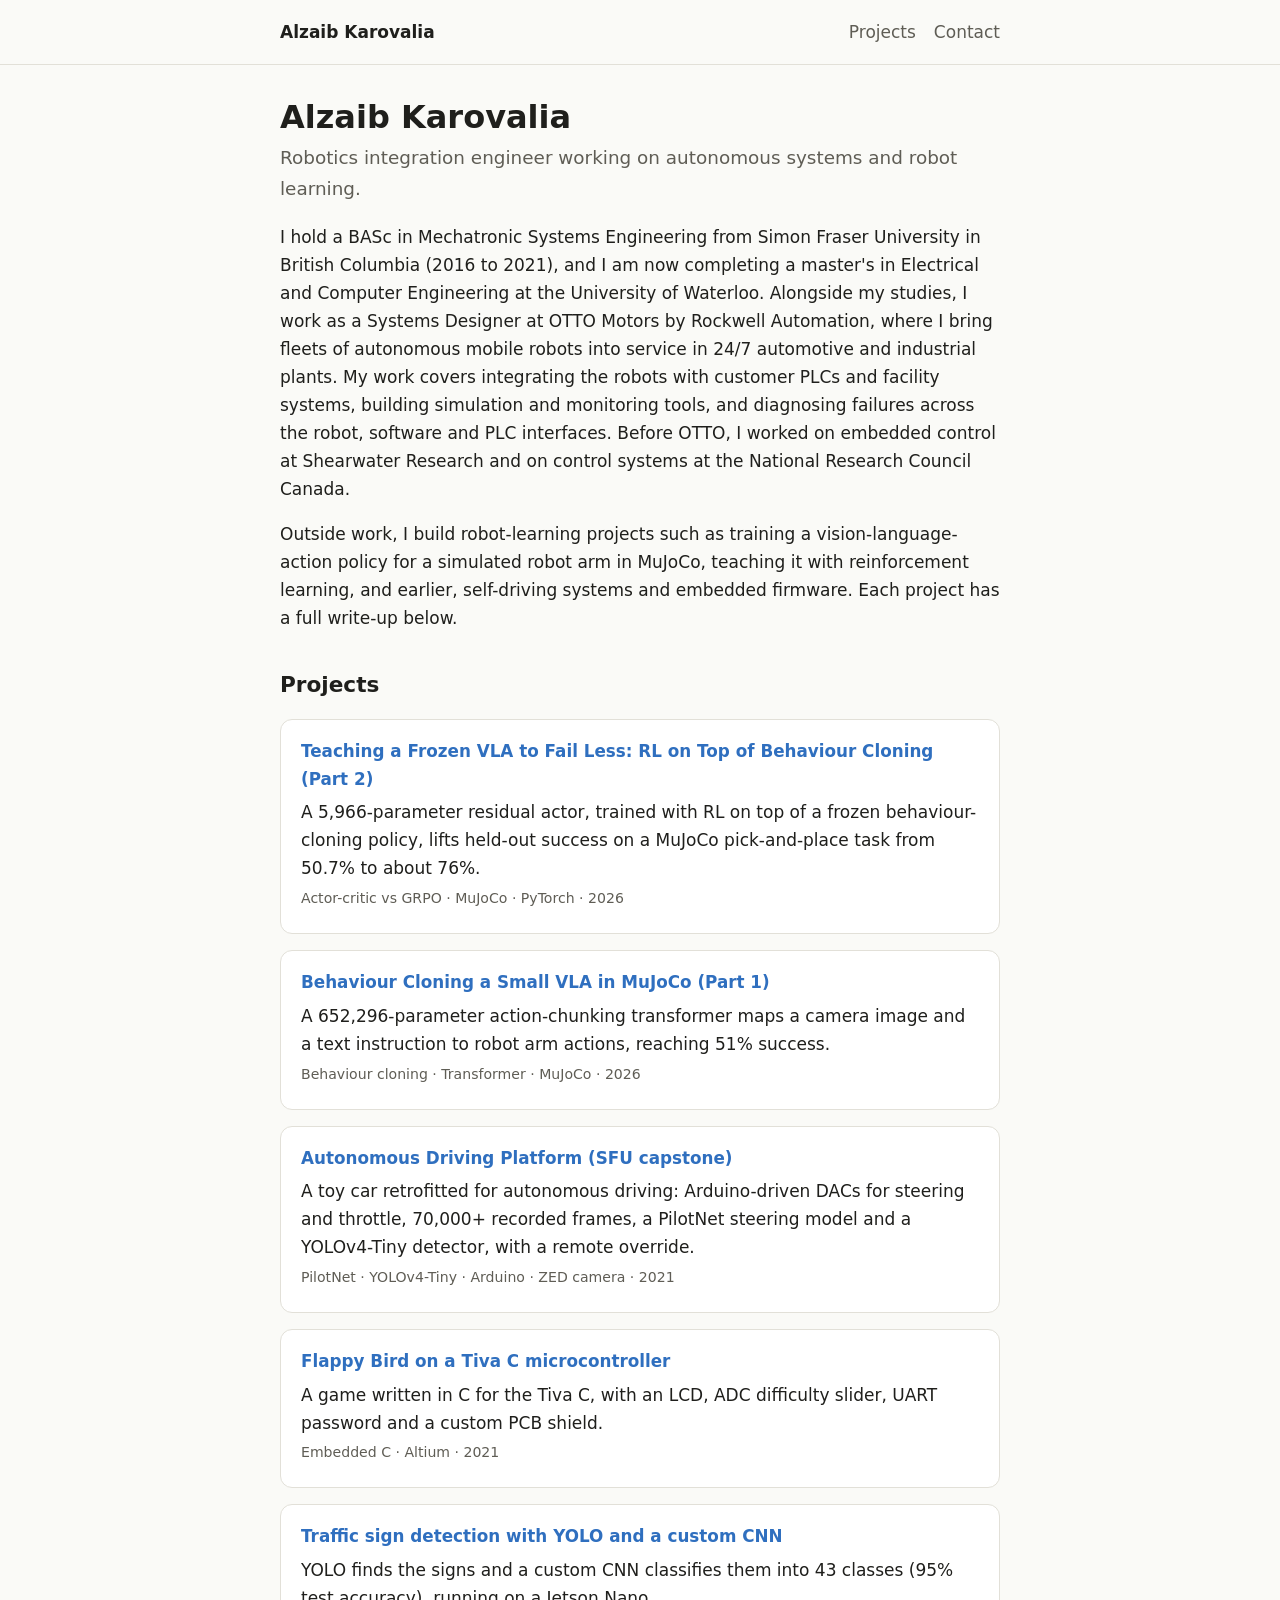
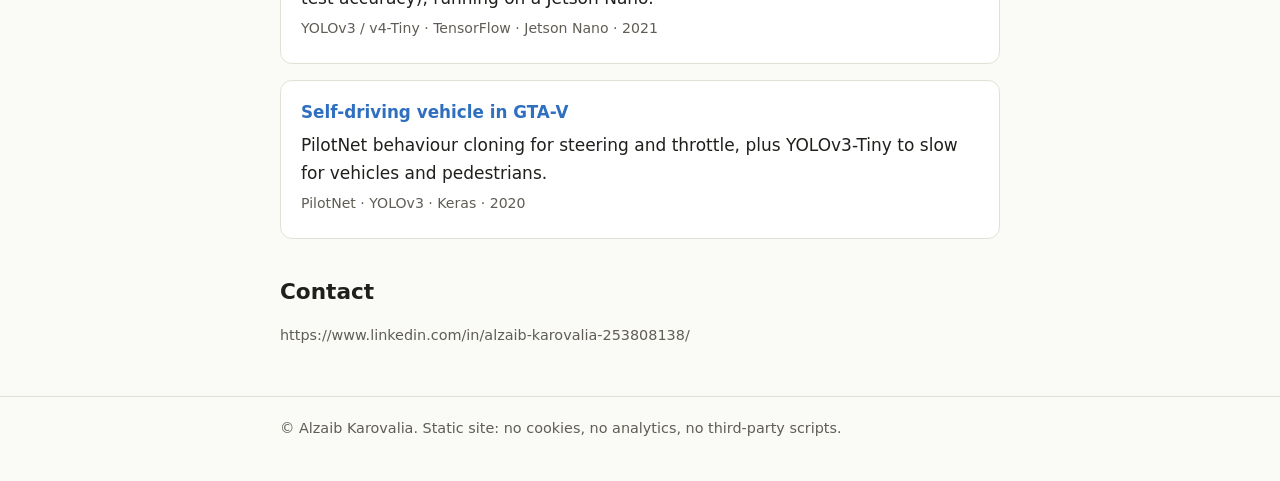
<file: index.html>
<!DOCTYPE html>
<html lang="en"><head><meta charset="utf-8">
<meta name="viewport" content="width=device-width,initial-scale=1">
<meta http-equiv="Content-Security-Policy" content="default-src 'none'; img-src 'self'; style-src 'self'; base-uri 'none'; form-action 'none'">
<meta name="referrer" content="no-referrer">
<meta name="description" content="Alzaib Karovalia: robotics integration engineer at OTTO Motors by Rockwell Automation and MEng candidate in Electrical and Computer Engineering at the University of Waterloo.">
<title>Alzaib Karovalia | Robotics integration and robot learning</title>
<link rel="stylesheet" href="style.css"></head>
<body>
<header class="site"><div class="wrap"><a class="brand" href="index.html">Alzaib Karovalia</a>
<nav><a href="#projects">Projects</a><a href="#contact">Contact</a></nav></div></header>
<main class="wrap">

<h1>Alzaib Karovalia</h1>
<p class="lead">Robotics integration engineer working on autonomous systems and robot learning.</p>
<p>I hold a BASc in Mechatronic Systems Engineering from Simon Fraser University in British Columbia (2016 to 2021), and I am now completing a master's in Electrical and Computer Engineering at the University of Waterloo. Alongside my studies, I work as a Systems Designer at OTTO Motors by Rockwell Automation, where I bring fleets of autonomous mobile robots into service in 24/7 automotive and industrial plants. My work covers integrating the robots with customer PLCs and facility systems, building simulation and monitoring tools, and diagnosing failures across the robot, software and PLC interfaces. Before OTTO, I worked on embedded control at Shearwater Research and on control systems at the National Research Council Canada.</p>
<p>Outside work, I build robot-learning projects such as training a vision-language-action policy for a simulated robot arm in MuJoCo, teaching it with reinforcement learning, and earlier, self-driving systems and embedded firmware. Each project has a full write-up below.</p>

<h2 id="projects">Projects</h2>
<div class="card">
<h3><a href="projects/part2-rl-on-bc/index.html">Teaching a Frozen VLA to Fail Less: RL on Top of Behaviour Cloning (Part 2)</a></h3>
<p>A 5,966-parameter residual actor, trained with RL on top of a frozen behaviour-cloning policy, lifts held-out success on a MuJoCo pick-and-place task from 50.7% to about 76%.</p>
<p class="tags">Actor-critic vs GRPO &middot; MuJoCo &middot; PyTorch &middot; 2026</p>
</div>
<div class="card">
<h3><a href="projects/part1-behaviour-cloning/index.html">Behaviour Cloning a Small VLA in MuJoCo (Part 1)</a></h3>
<p>A 652,296-parameter action-chunking transformer maps a camera image and a text instruction to robot arm actions, reaching 51% success.</p>
<p class="tags">Behaviour cloning &middot; Transformer &middot; MuJoCo &middot; 2026</p>
</div>
<div class="card">
<h3><a href="projects/adp-capstone/index.html">Autonomous Driving Platform (SFU capstone)</a></h3>
<p>A toy car retrofitted for autonomous driving: Arduino-driven DACs for steering and throttle, 70,000+ recorded frames, a PilotNet steering model and a YOLOv4-Tiny detector, with a remote override.</p>
<p class="tags">PilotNet &middot; YOLOv4-Tiny &middot; Arduino &middot; ZED camera &middot; 2021</p>
</div>
<div class="card">
<h3><a href="projects/flappy-bird-tiva-c/index.html">Flappy Bird on a Tiva C microcontroller</a></h3>
<p>A game written in C for the Tiva C, with an LCD, ADC difficulty slider, UART password and a custom PCB shield.</p>
<p class="tags">Embedded C &middot; Altium &middot; 2021</p>
</div>
<div class="card">
<h3><a href="projects/traffic-sign-detection/index.html">Traffic sign detection with YOLO and a custom CNN</a></h3>
<p>YOLO finds the signs and a custom CNN classifies them into 43 classes (95% test accuracy), running on a Jetson Nano.</p>
<p class="tags">YOLOv3 / v4-Tiny &middot; TensorFlow &middot; Jetson Nano &middot; 2021</p>
</div>
<div class="card">
<h3><a href="projects/gta-self-driving/index.html">Self-driving vehicle in GTA-V</a></h3>
<p>PilotNet behaviour cloning for steering and throttle, plus YOLOv3-Tiny to slow for vehicles and pedestrians.</p>
<p class="tags">PilotNet &middot; YOLOv3 &middot; Keras &middot; 2020</p>
</div>

<h2 id="contact">Contact</h2>
<p class="meta">https://www.linkedin.com/in/alzaib-karovalia-253808138/</p>
</main>
<footer><div class="wrap">&copy; Alzaib Karovalia. Static site: no cookies, no analytics, no third-party scripts.</div></footer>
</body></html>
</file>
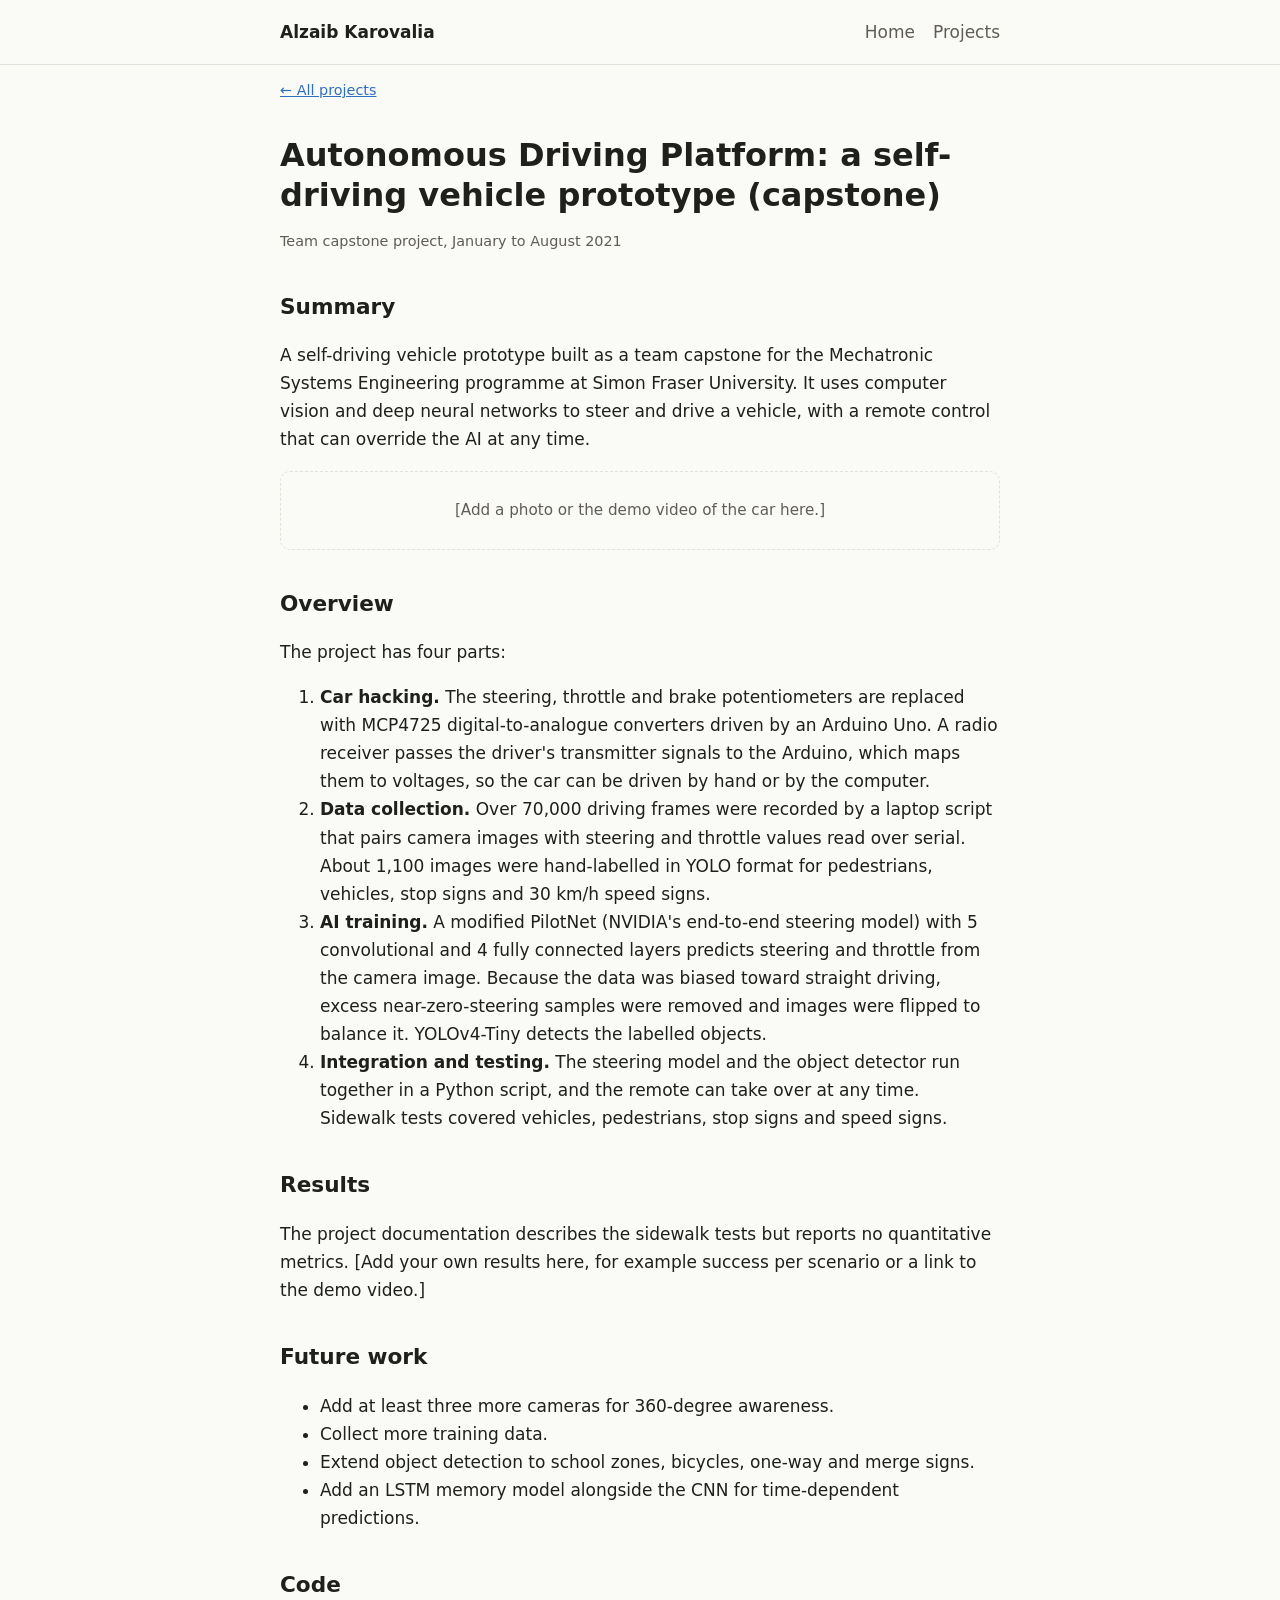
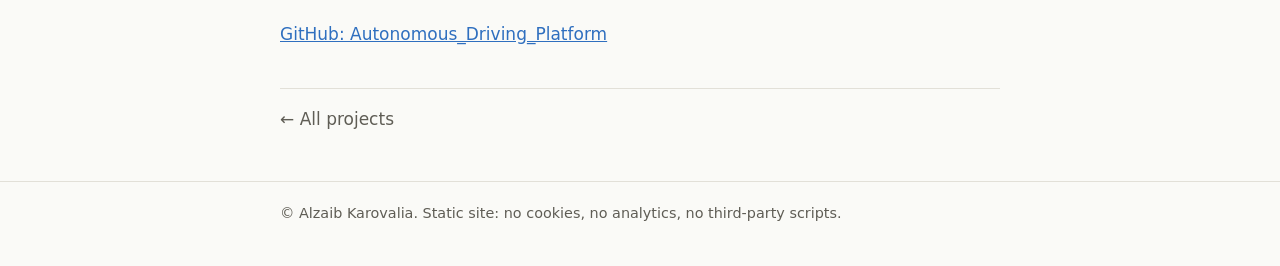
<file: projects/adp-capstone/index.html>
<!DOCTYPE html>
<html lang="en"><head><meta charset="utf-8">
<meta name="viewport" content="width=device-width,initial-scale=1">
<meta http-equiv="Content-Security-Policy" content="default-src 'none'; img-src 'self'; style-src 'self'; base-uri 'none'; form-action 'none'">
<meta name="referrer" content="no-referrer">
<title>Autonomous Driving Platform (capstone) | Alzaib Karovalia</title>
<link rel="stylesheet" href="../../style.css"></head>
<body>
<header class="site"><div class="wrap"><a class="brand" href="../../index.html">Alzaib Karovalia</a>
<nav><a href="../../index.html">Home</a><a href="../../index.html#projects">Projects</a></nav></div></header>
<main class="wrap">
<p class="meta"><a href="../../index.html#projects">&larr; All projects</a></p>
<h1>Autonomous Driving Platform: a self-driving vehicle prototype (capstone)</h1>
<p class="meta">Team capstone project, January to August 2021</p>
<h2>Summary</h2>
<p>A self-driving vehicle prototype built as a team capstone for the Mechatronic Systems Engineering programme at Simon Fraser University. It uses computer vision and deep neural networks to steer and drive a vehicle, with a remote control that can override the AI at any time.</p>
<div class="placeholder">[Add a photo or the demo video of the car here.]</div>
<h2>Overview</h2>
<p>The project has four parts:</p>
<ol>
<li><b>Car hacking.</b> The steering, throttle and brake potentiometers are replaced with MCP4725 digital-to-analogue converters driven by an Arduino Uno. A radio receiver passes the driver's transmitter signals to the Arduino, which maps them to voltages, so the car can be driven by hand or by the computer.</li>
<li><b>Data collection.</b> Over 70,000 driving frames were recorded by a laptop script that pairs camera images with steering and throttle values read over serial. About 1,100 images were hand-labelled in YOLO format for pedestrians, vehicles, stop signs and 30 km/h speed signs.</li>
<li><b>AI training.</b> A modified PilotNet (NVIDIA's end-to-end steering model) with 5 convolutional and 4 fully connected layers predicts steering and throttle from the camera image. Because the data was biased toward straight driving, excess near-zero-steering samples were removed and images were flipped to balance it. YOLOv4-Tiny detects the labelled objects.</li>
<li><b>Integration and testing.</b> The steering model and the object detector run together in a Python script, and the remote can take over at any time. Sidewalk tests covered vehicles, pedestrians, stop signs and speed signs.</li>
</ol>
<h2>Results</h2>
<p>The project documentation describes the sidewalk tests but reports no quantitative metrics. [Add your own results here, for example success per scenario or a link to the demo video.]</p>
<h2>Future work</h2>
<ul>
<li>Add at least three more cameras for 360-degree awareness.</li>
<li>Collect more training data.</li>
<li>Extend object detection to school zones, bicycles, one-way and merge signs.</li>
<li>Add an LSTM memory model alongside the CNN for time-dependent predictions.</li>
</ul>
<h2>Code</h2>
<p class="links"><a href="https://github.com/lamfur07/Autonomous_Driving_Platform" rel="noopener noreferrer">GitHub: Autonomous_Driving_Platform</a></p>
<nav class="pager"><a href="../../index.html#projects">&larr; All projects</a></nav>
</main>
<footer><div class="wrap">&copy; Alzaib Karovalia. Static site: no cookies, no analytics, no third-party scripts.</div></footer>
</body></html>
</file>
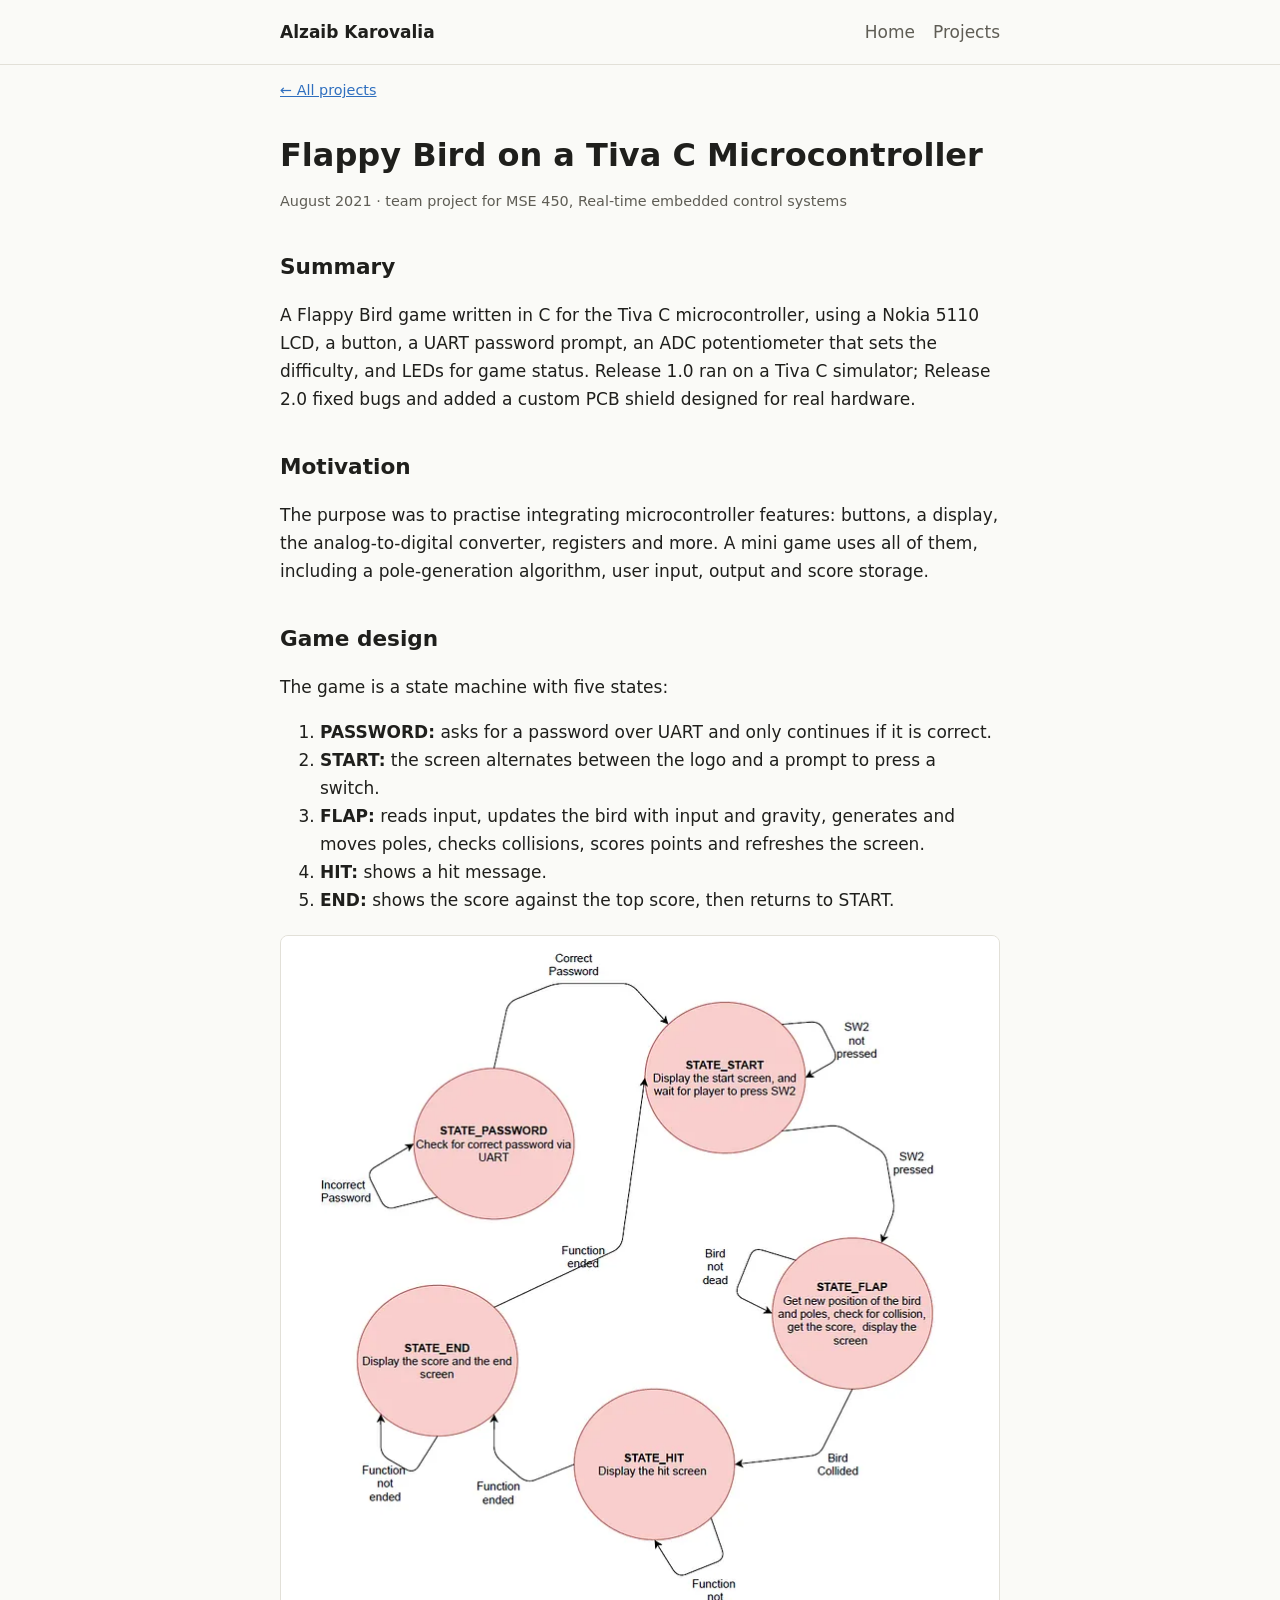
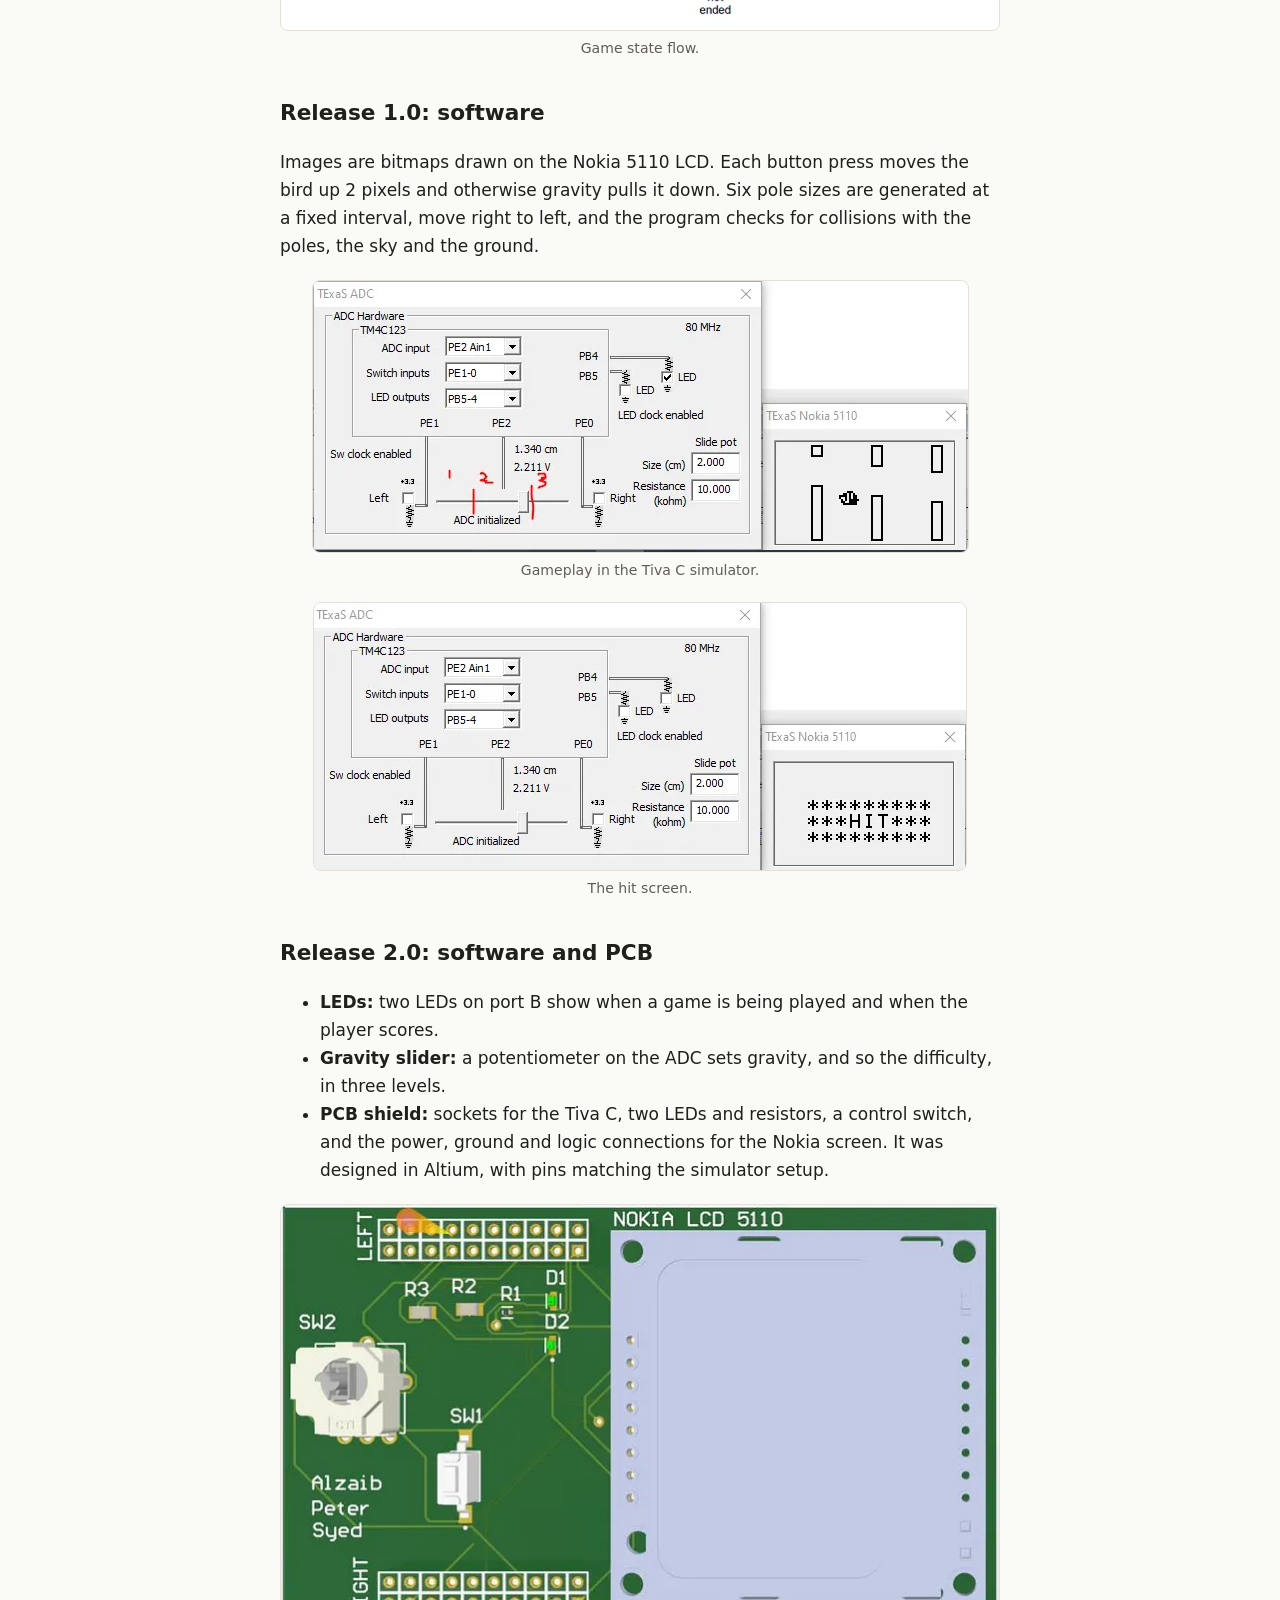
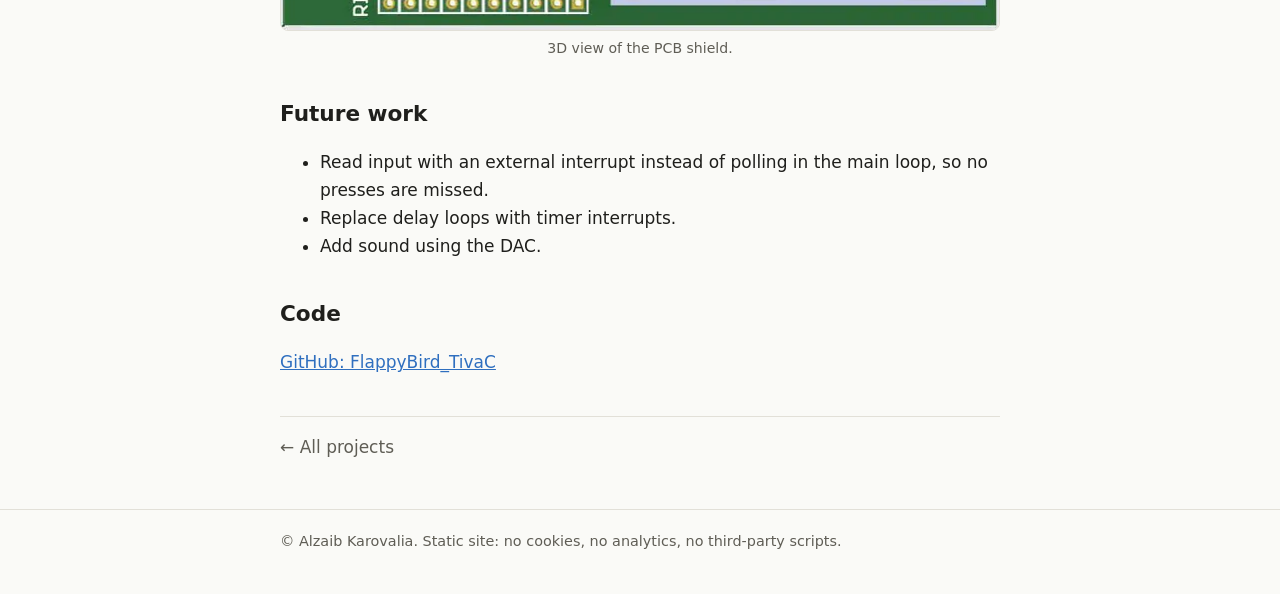
<file: projects/flappy-bird-tiva-c/index.html>
<!DOCTYPE html>
<html lang="en"><head><meta charset="utf-8">
<meta name="viewport" content="width=device-width,initial-scale=1">
<meta http-equiv="Content-Security-Policy" content="default-src 'none'; img-src 'self'; style-src 'self'; base-uri 'none'; form-action 'none'">
<meta name="referrer" content="no-referrer">
<title>Flappy Bird on a Tiva C microcontroller | Alzaib Karovalia</title>
<link rel="stylesheet" href="../../style.css"></head>
<body>
<header class="site"><div class="wrap"><a class="brand" href="../../index.html">Alzaib Karovalia</a>
<nav><a href="../../index.html">Home</a><a href="../../index.html#projects">Projects</a></nav></div></header>
<main class="wrap">
<p class="meta"><a href="../../index.html#projects">&larr; All projects</a></p>
<h1>Flappy Bird on a Tiva C Microcontroller</h1>
<p class="meta">August 2021 &middot; team project for MSE 450, Real-time embedded control systems</p>
<h2>Summary</h2>
<p>A Flappy Bird game written in C for the Tiva C microcontroller, using a Nokia 5110 LCD, a button, a UART password prompt, an ADC potentiometer that sets the difficulty, and LEDs for game status. Release 1.0 ran on a Tiva C simulator; Release 2.0 fixed bugs and added a custom PCB shield designed for real hardware.</p>
<h2>Motivation</h2>
<p>The purpose was to practise integrating microcontroller features: buttons, a display, the analog-to-digital converter, registers and more. A mini game uses all of them, including a pole-generation algorithm, user input, output and score storage.</p>
<h2>Game design</h2>
<p>The game is a state machine with five states:</p>
<ol>
<li><b>PASSWORD:</b> asks for a password over UART and only continues if it is correct.</li>
<li><b>START:</b> the screen alternates between the logo and a prompt to press a switch.</li>
<li><b>FLAP:</b> reads input, updates the bird with input and gravity, generates and moves poles, checks collisions, scores points and refreshes the screen.</li>
<li><b>HIT:</b> shows a hit message.</li>
<li><b>END:</b> shows the score against the top score, then returns to START.</li>
</ol>
<figure><img src="../../assets/flappy-bird-tiva-c/state-flow.png" alt="State flow diagram of the game"><figcaption>Game state flow.</figcaption></figure>
<h2>Release 1.0: software</h2>
<p>Images are bitmaps drawn on the Nokia 5110 LCD. Each button press moves the bird up 2 pixels and otherwise gravity pulls it down. Six pole sizes are generated at a fixed interval, move right to left, and the program checks for collisions with the poles, the sky and the ground.</p>
<figure><img src="../../assets/flappy-bird-tiva-c/gameplay.png" alt="Gameplay in the simulator"><figcaption>Gameplay in the Tiva C simulator.</figcaption></figure>
<figure><img src="../../assets/flappy-bird-tiva-c/hit-screen.png" alt="Hit screen in the simulator"><figcaption>The hit screen.</figcaption></figure>
<h2>Release 2.0: software and PCB</h2>
<ul>
<li><b>LEDs:</b> two LEDs on port B show when a game is being played and when the player scores.</li>
<li><b>Gravity slider:</b> a potentiometer on the ADC sets gravity, and so the difficulty, in three levels.</li>
<li><b>PCB shield:</b> sockets for the Tiva C, two LEDs and resistors, a control switch, and the power, ground and logic connections for the Nokia screen. It was designed in Altium, with pins matching the simulator setup.</li>
</ul>
<figure><img src="../../assets/flappy-bird-tiva-c/pcb-shield.png" alt="3D view of the PCB shield"><figcaption>3D view of the PCB shield.</figcaption></figure>
<h2>Future work</h2>
<ul>
<li>Read input with an external interrupt instead of polling in the main loop, so no presses are missed.</li>
<li>Replace delay loops with timer interrupts.</li>
<li>Add sound using the DAC.</li>
</ul>
<h2>Code</h2>
<p class="links"><a href="https://github.com/Alzaib/FlappyBird_TivaC" rel="noopener noreferrer">GitHub: FlappyBird_TivaC</a></p>
<nav class="pager"><a href="../../index.html#projects">&larr; All projects</a></nav>
</main>
<footer><div class="wrap">&copy; Alzaib Karovalia. Static site: no cookies, no analytics, no third-party scripts.</div></footer>
</body></html>
</file>
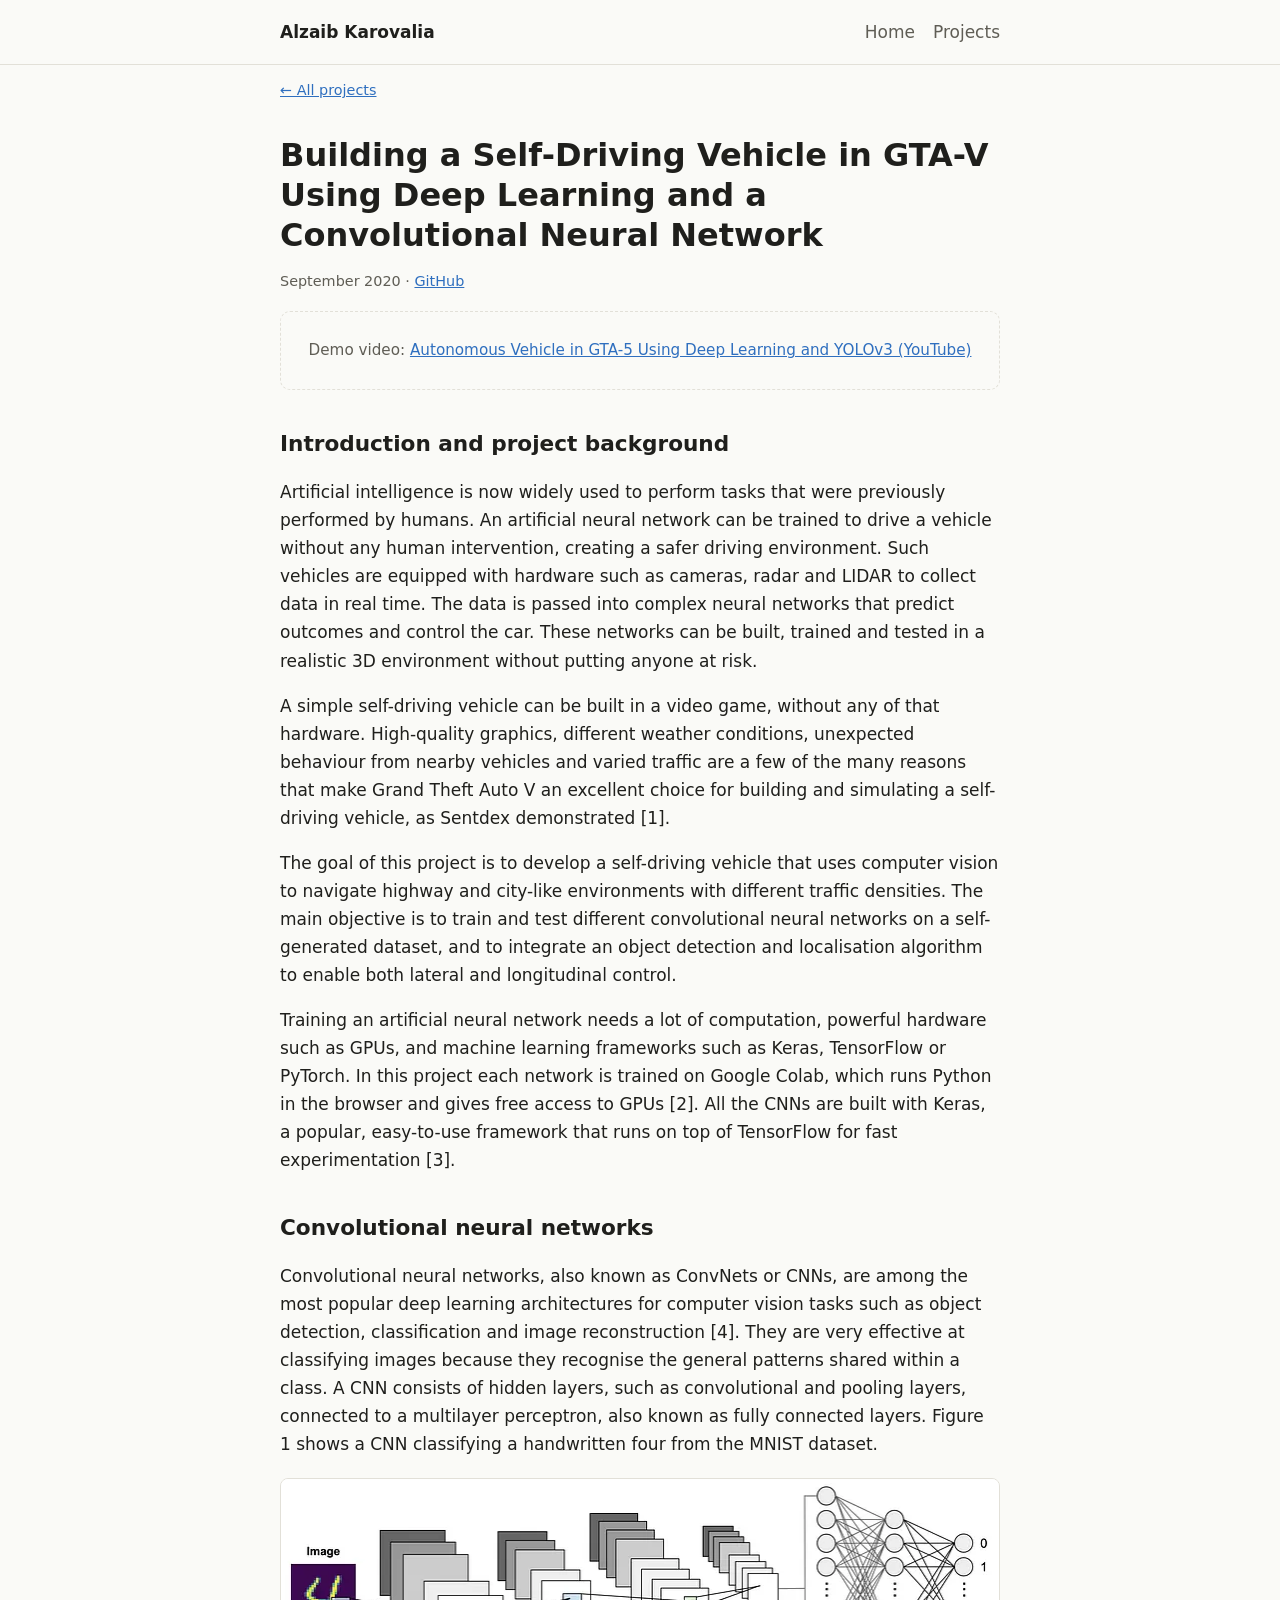
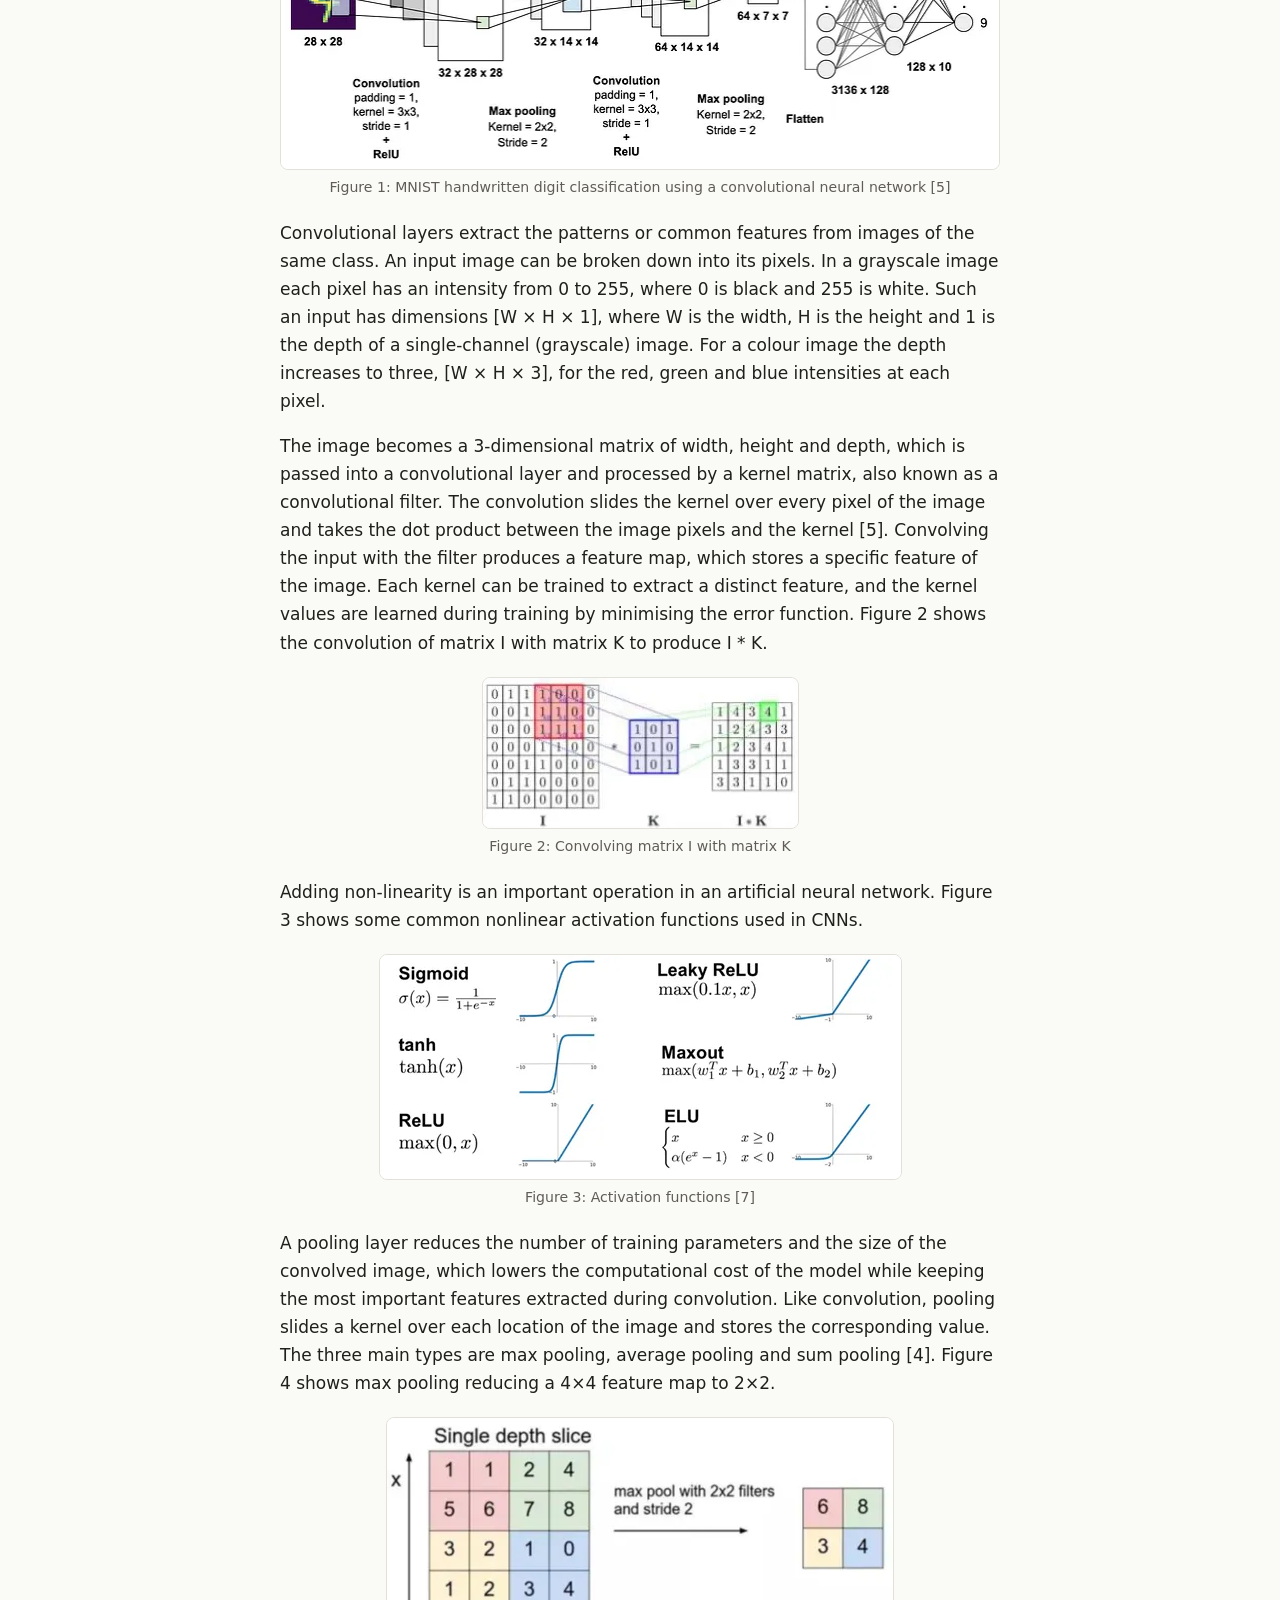
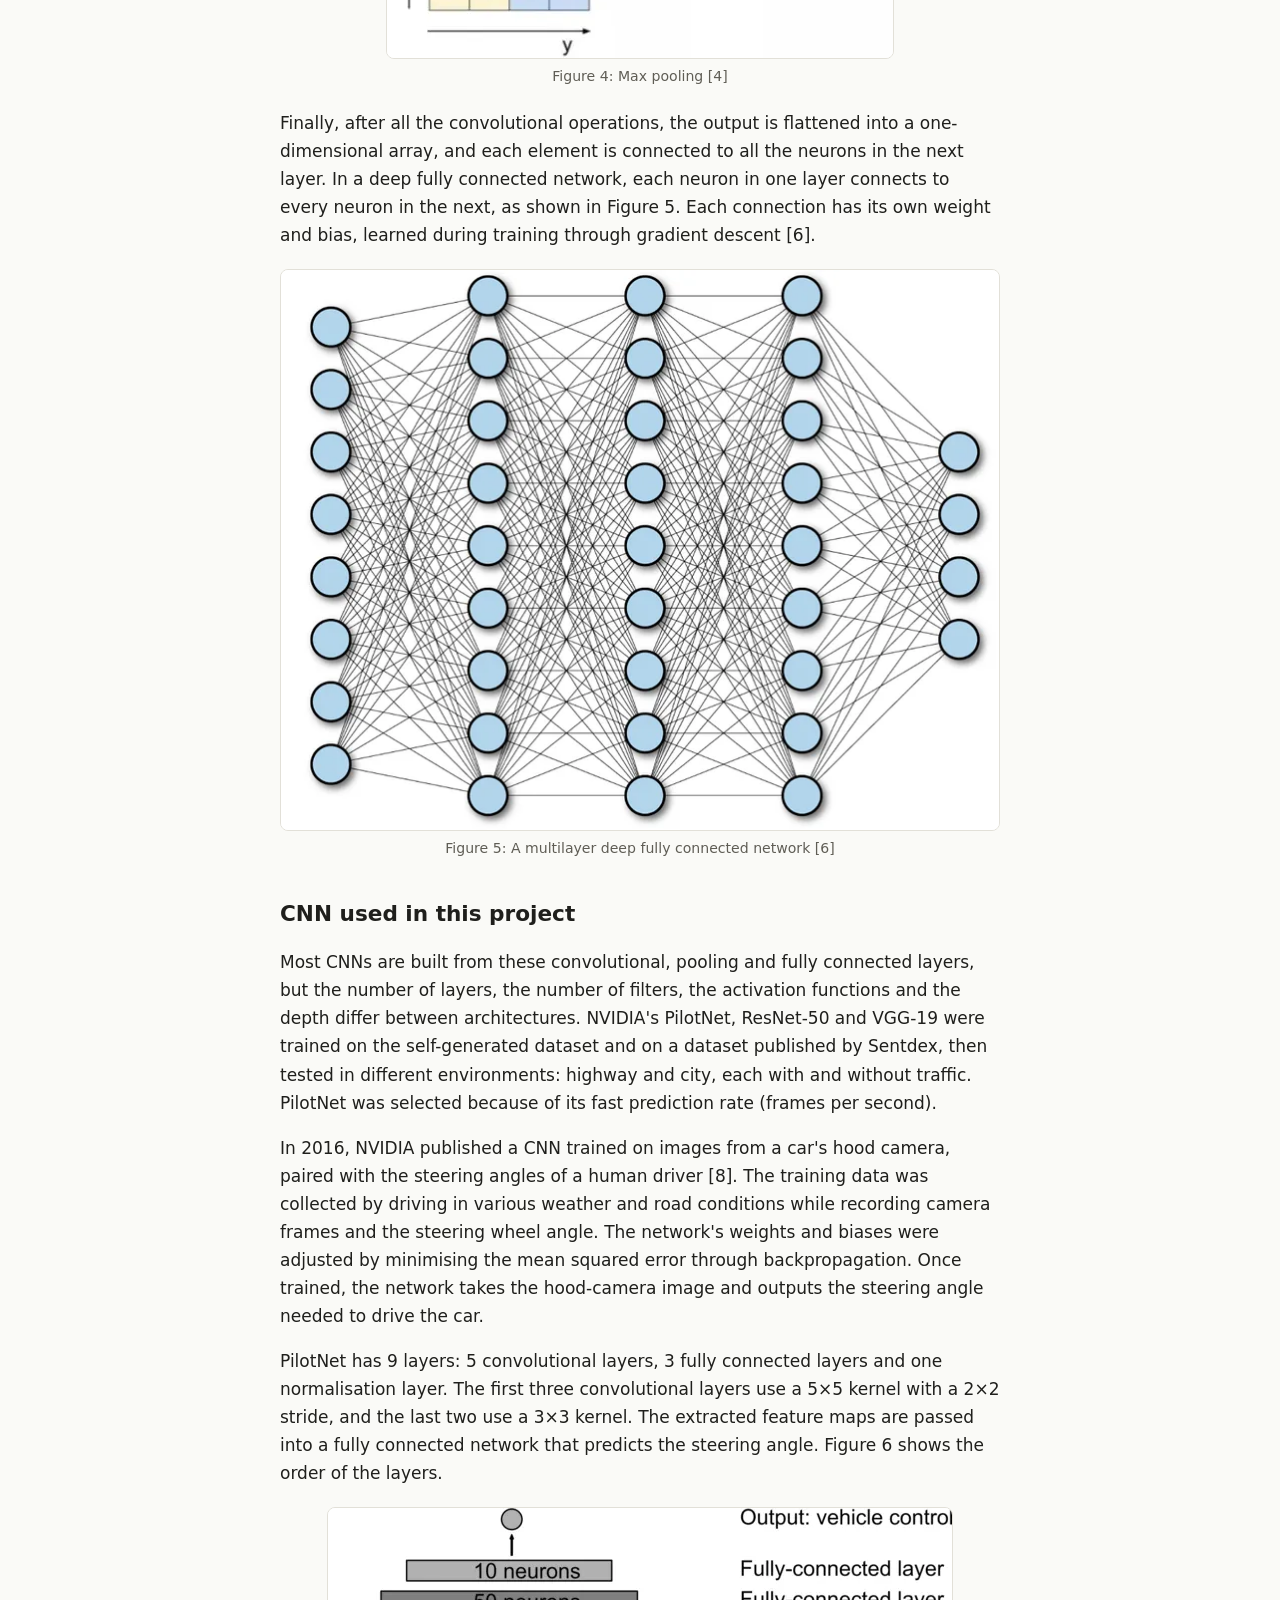
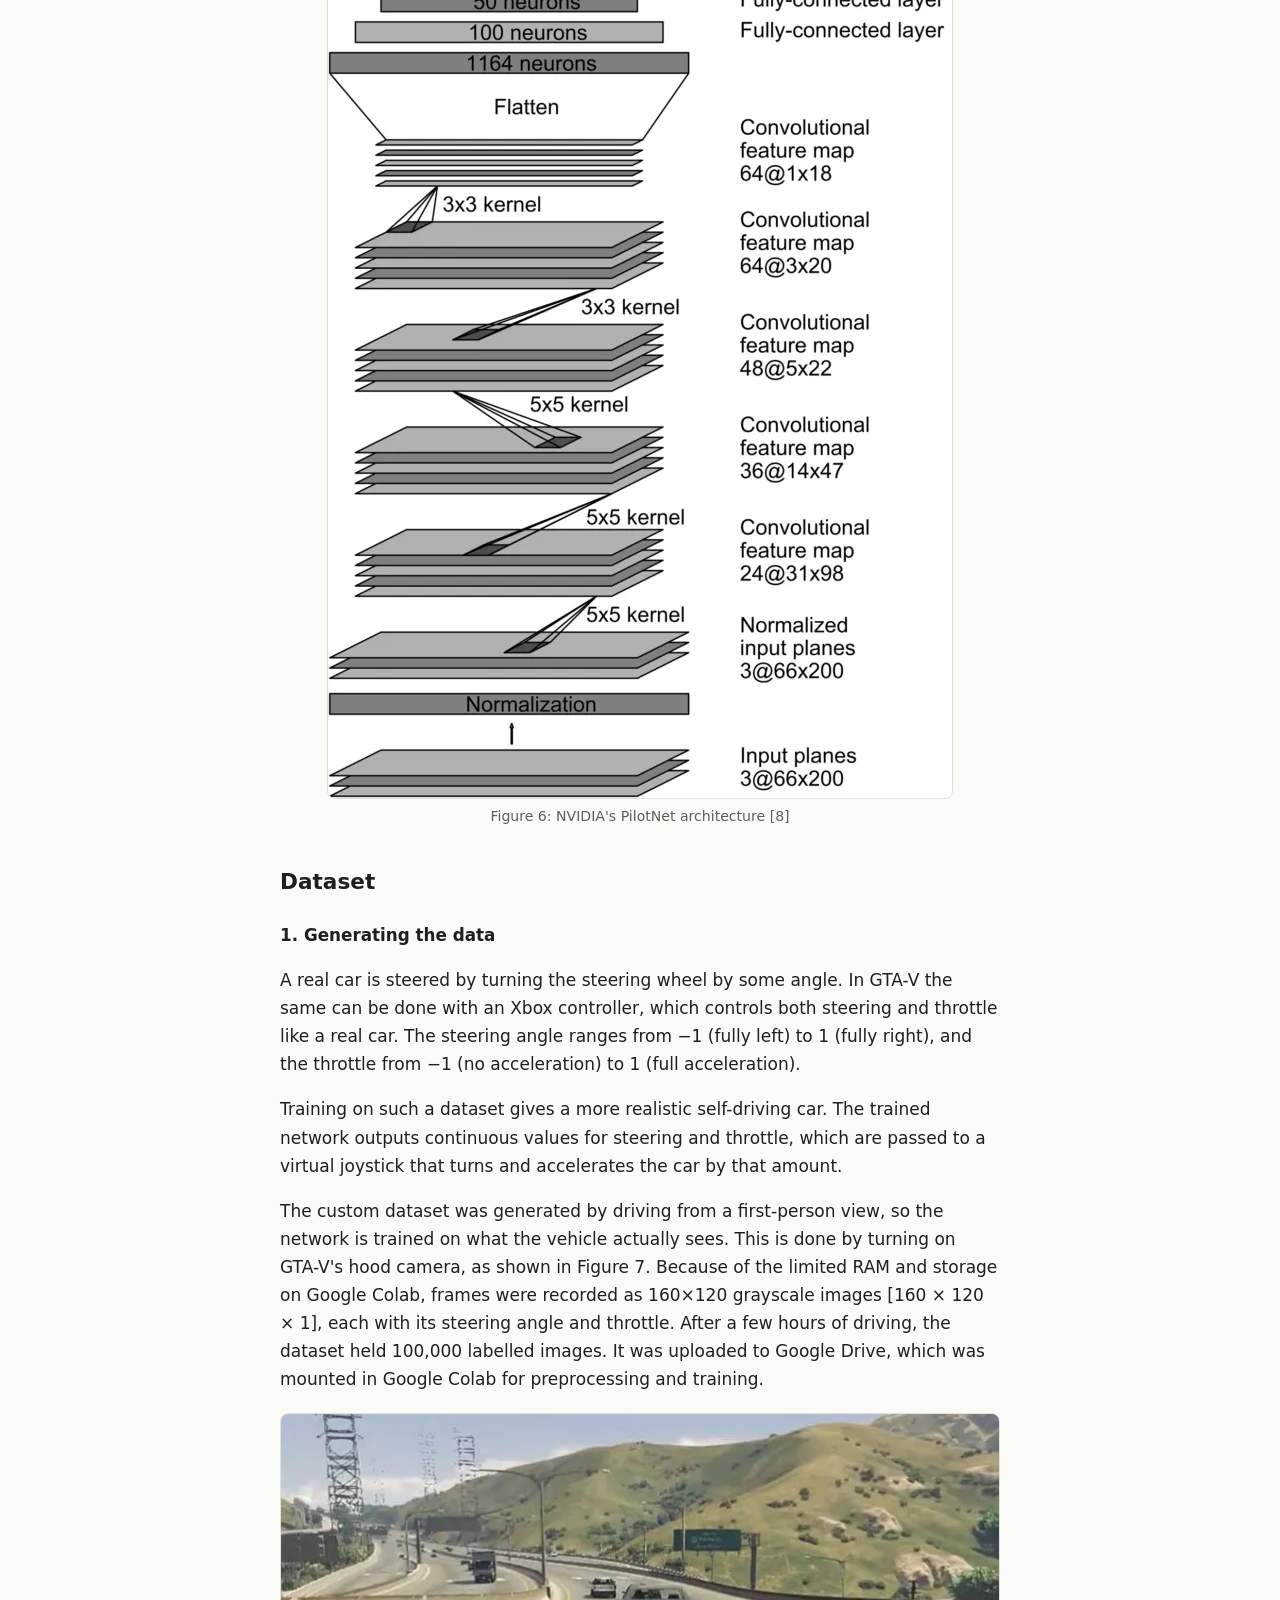
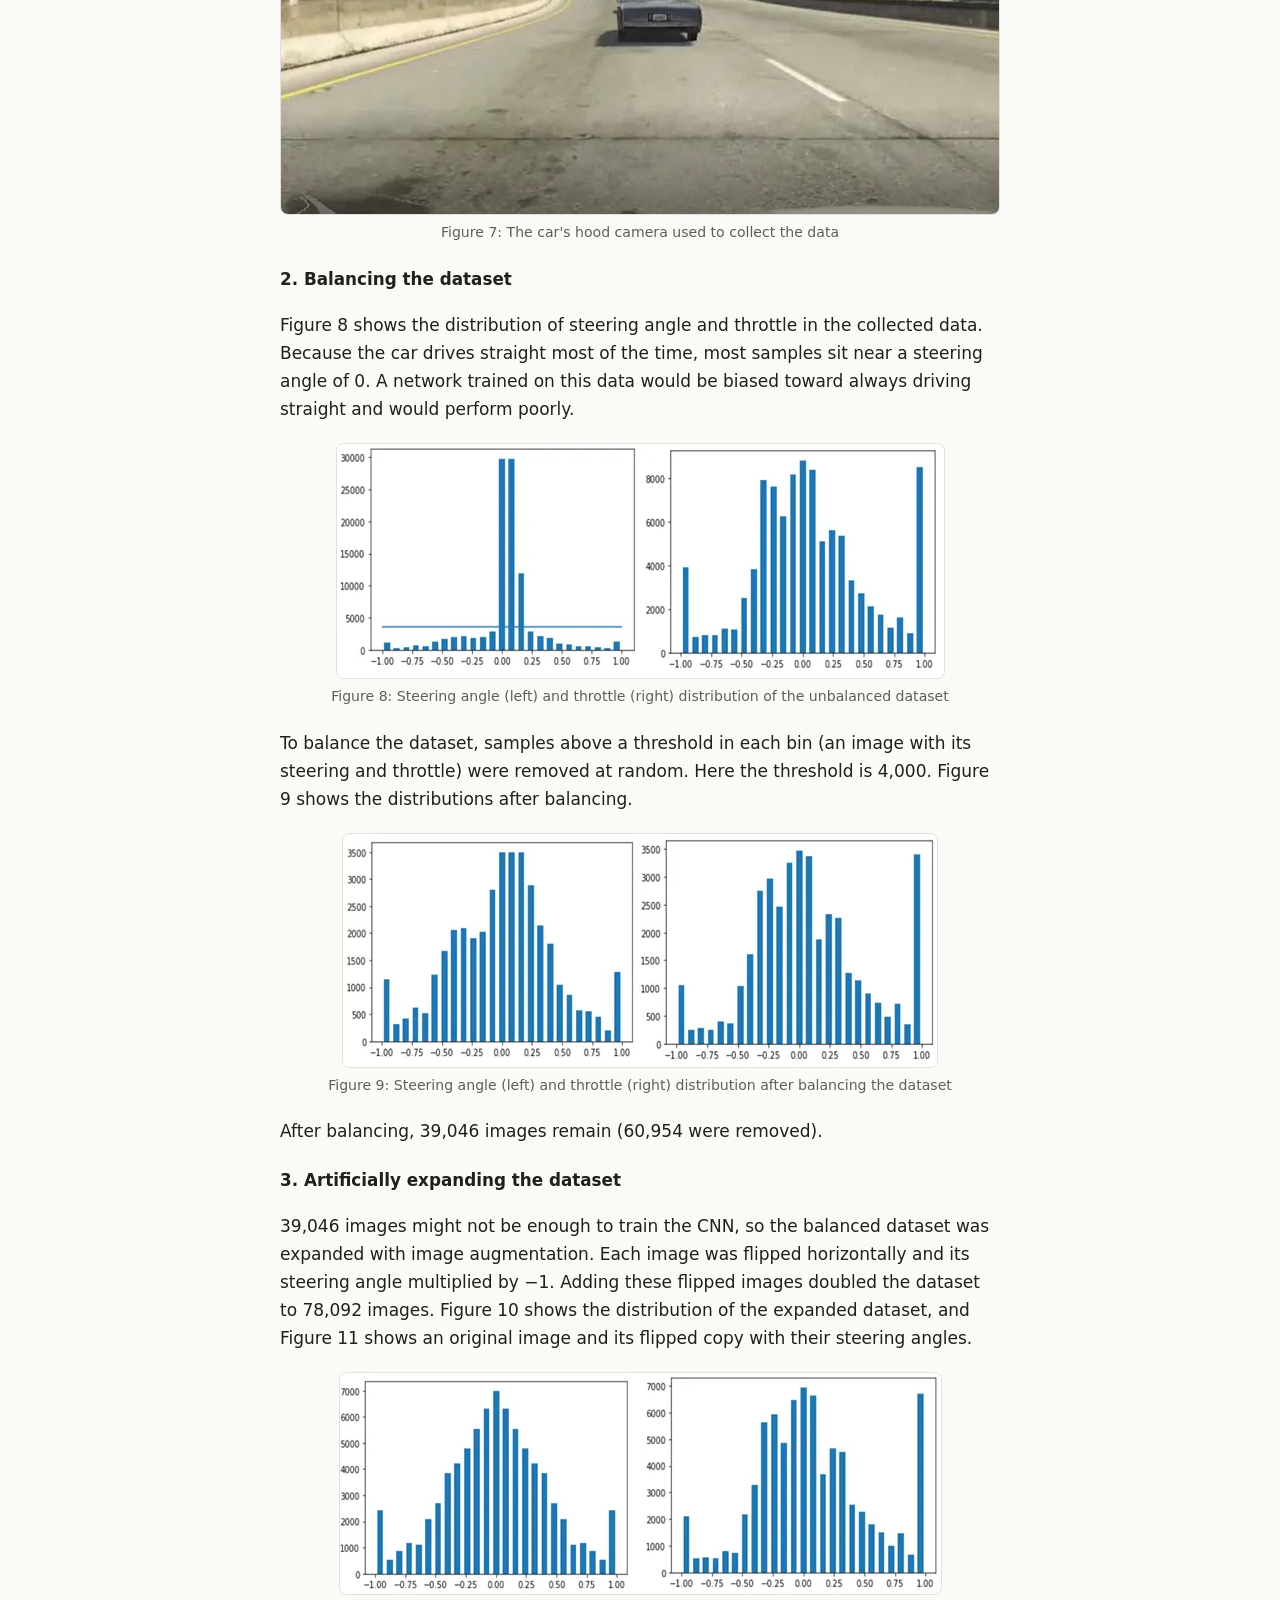
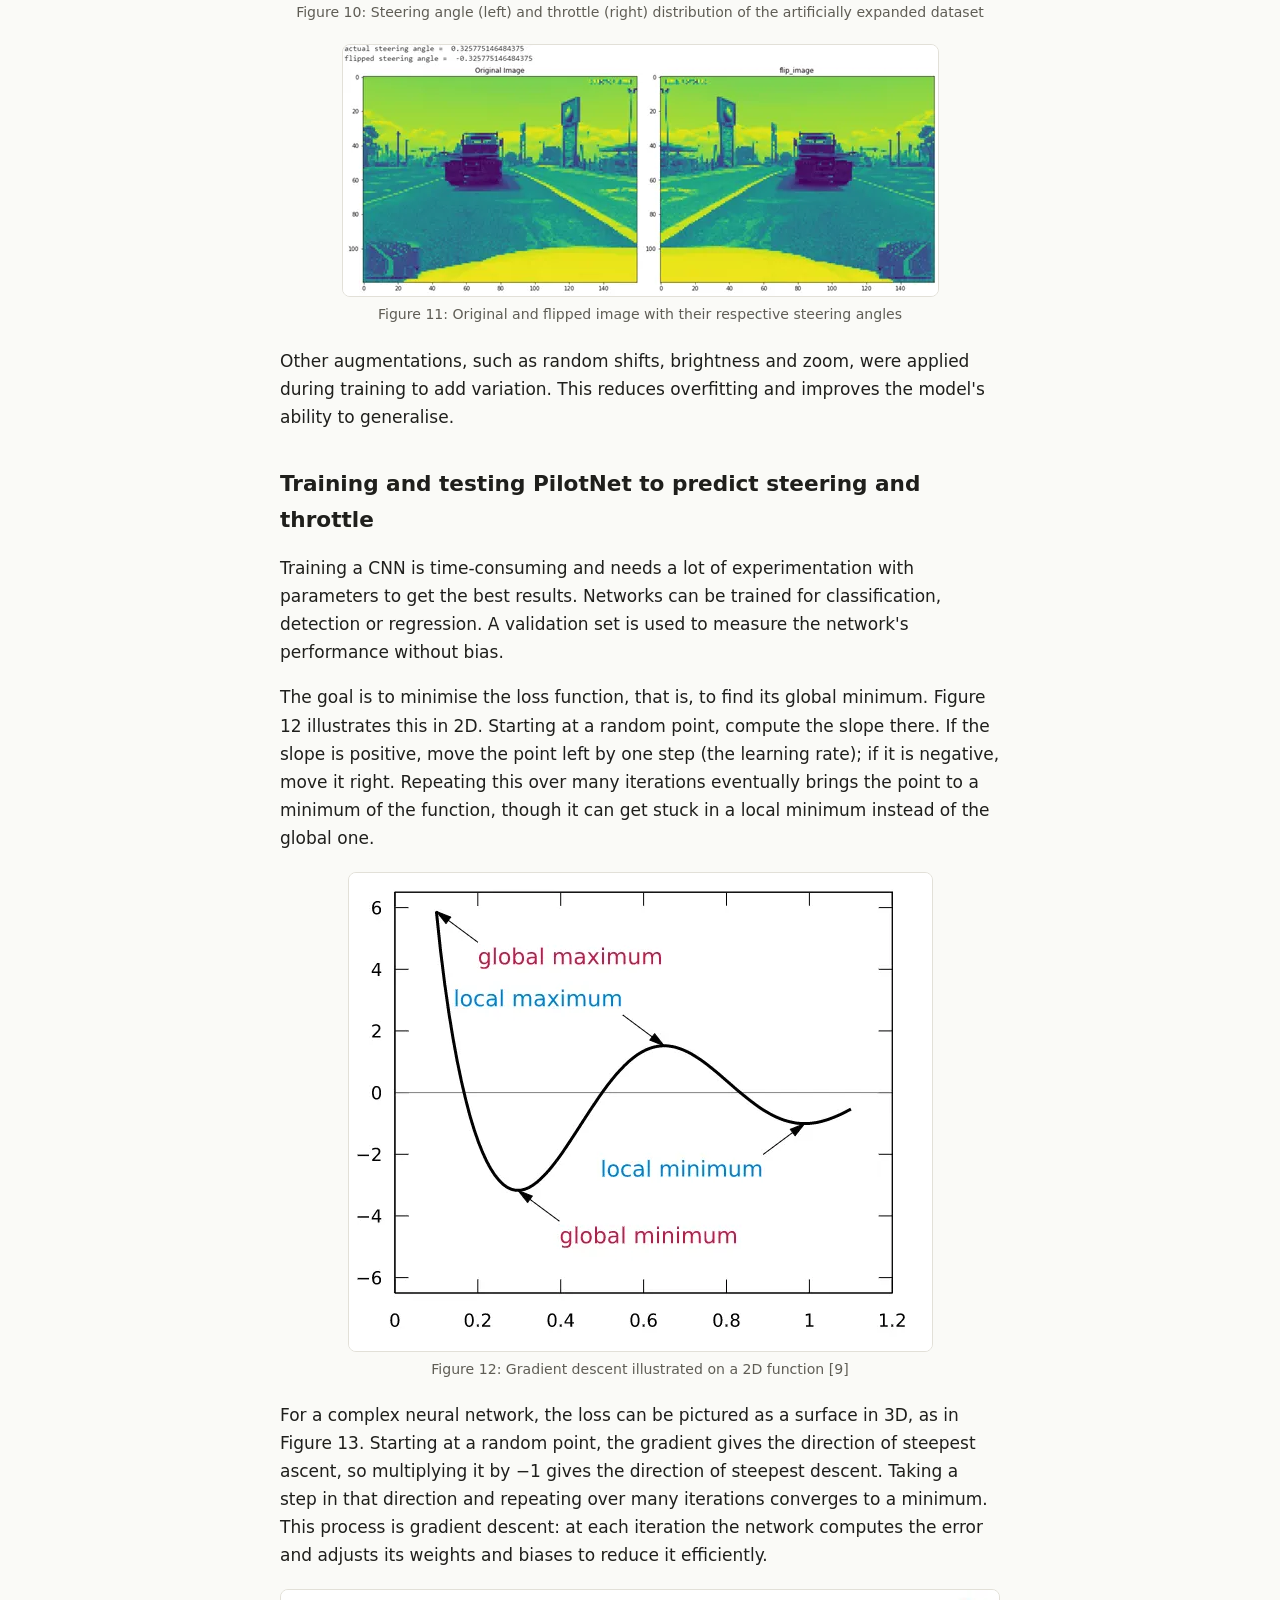
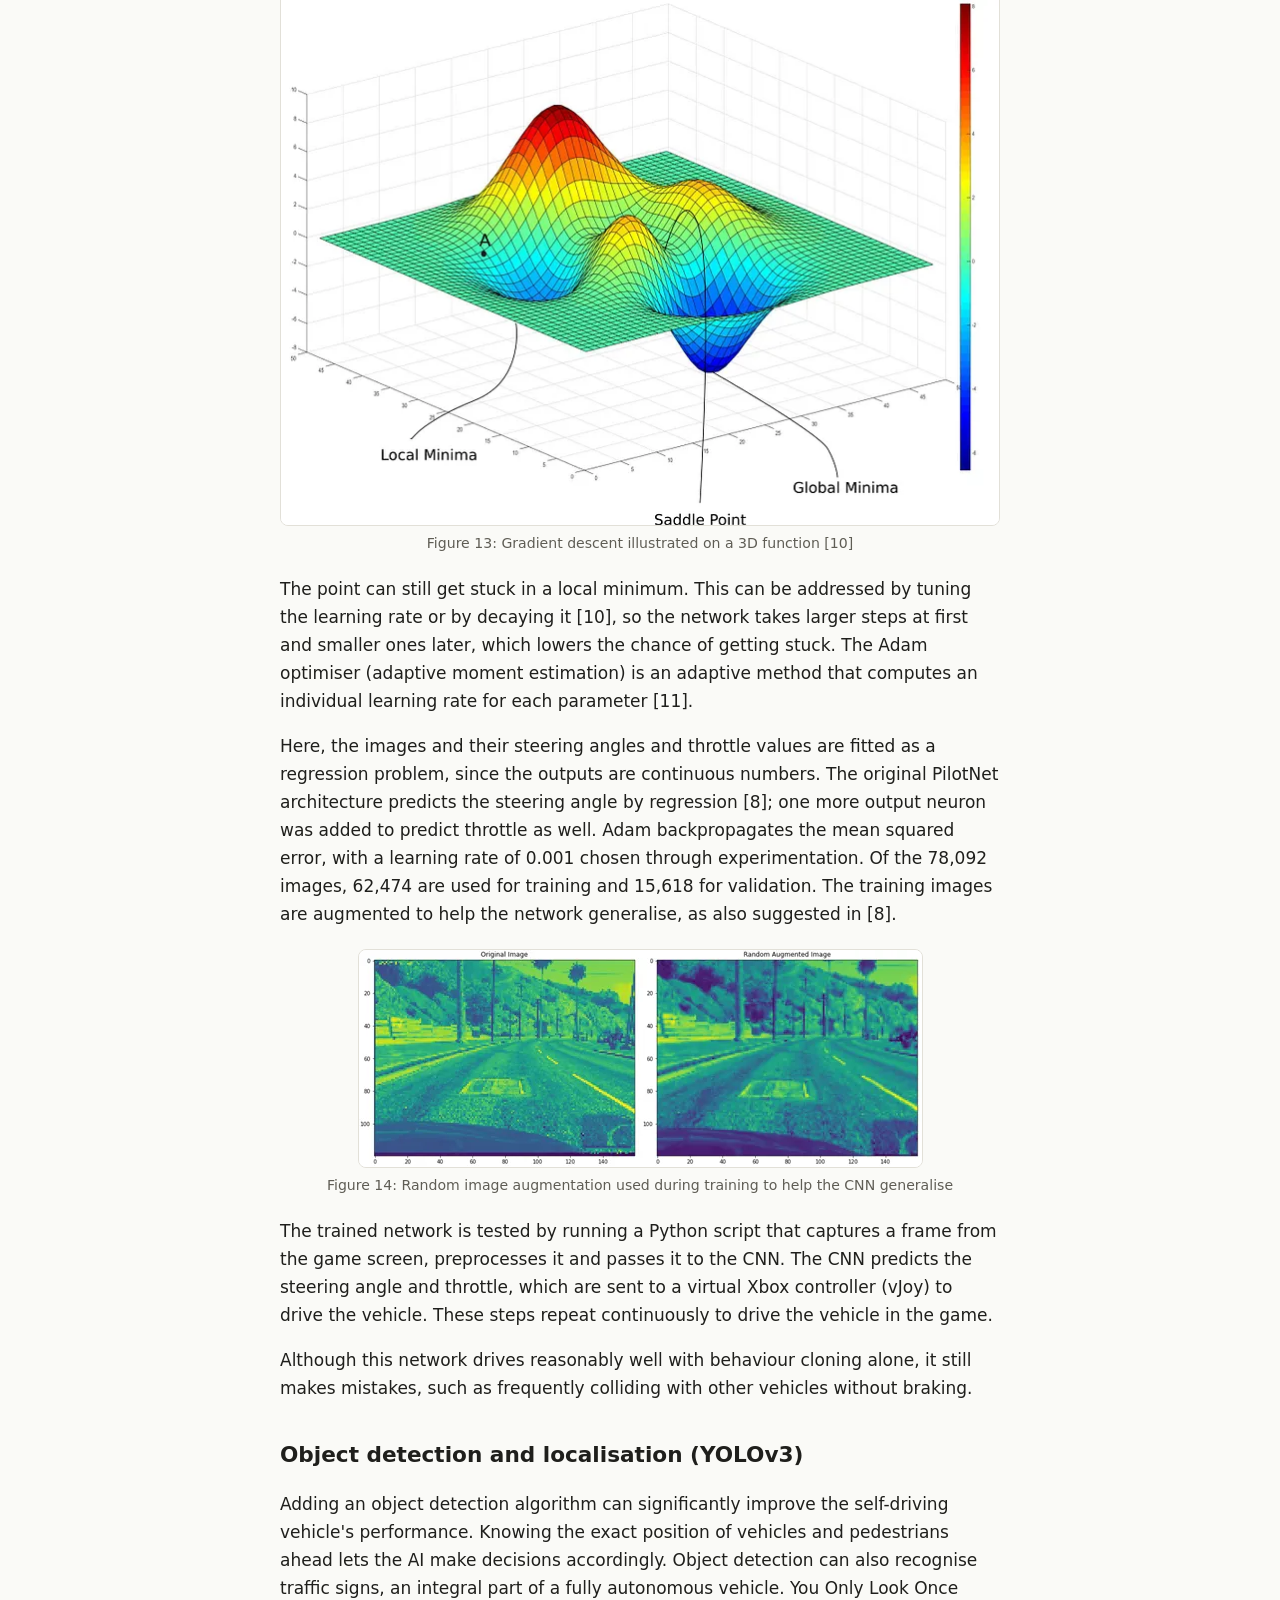
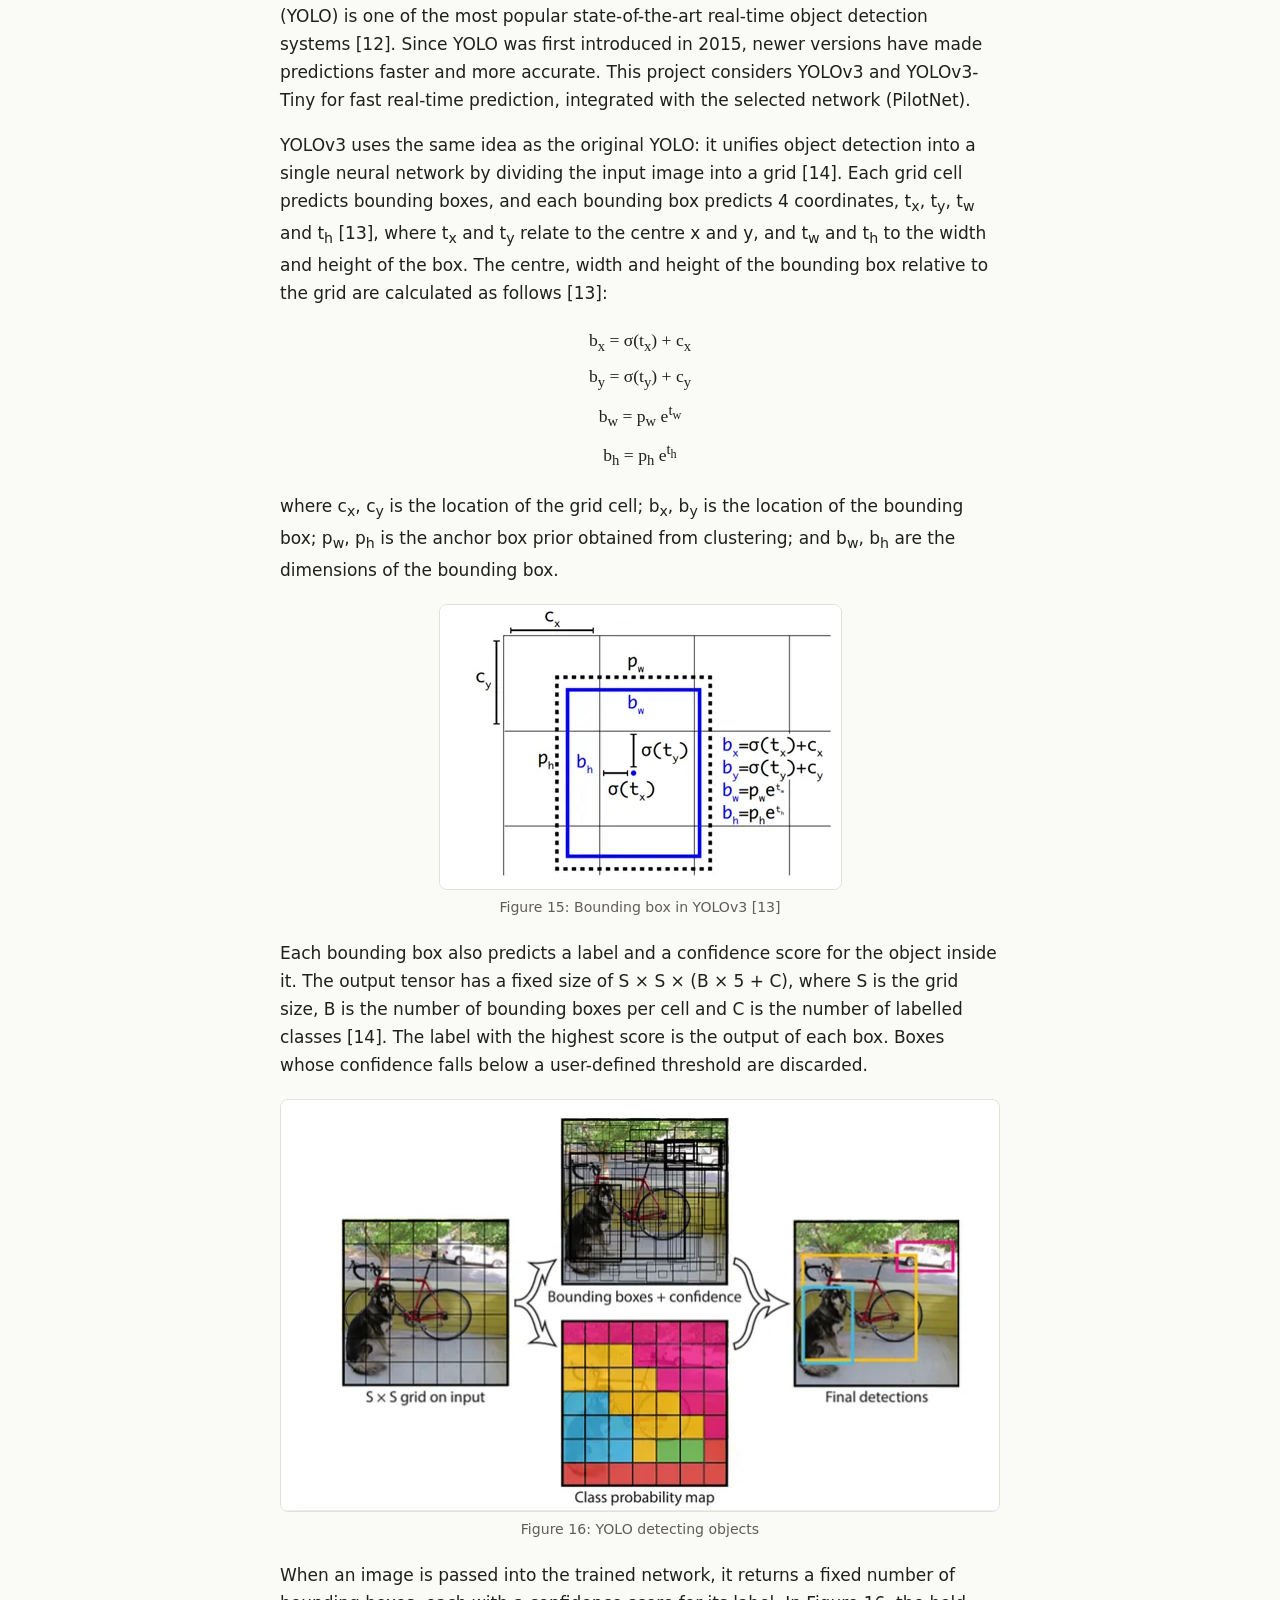
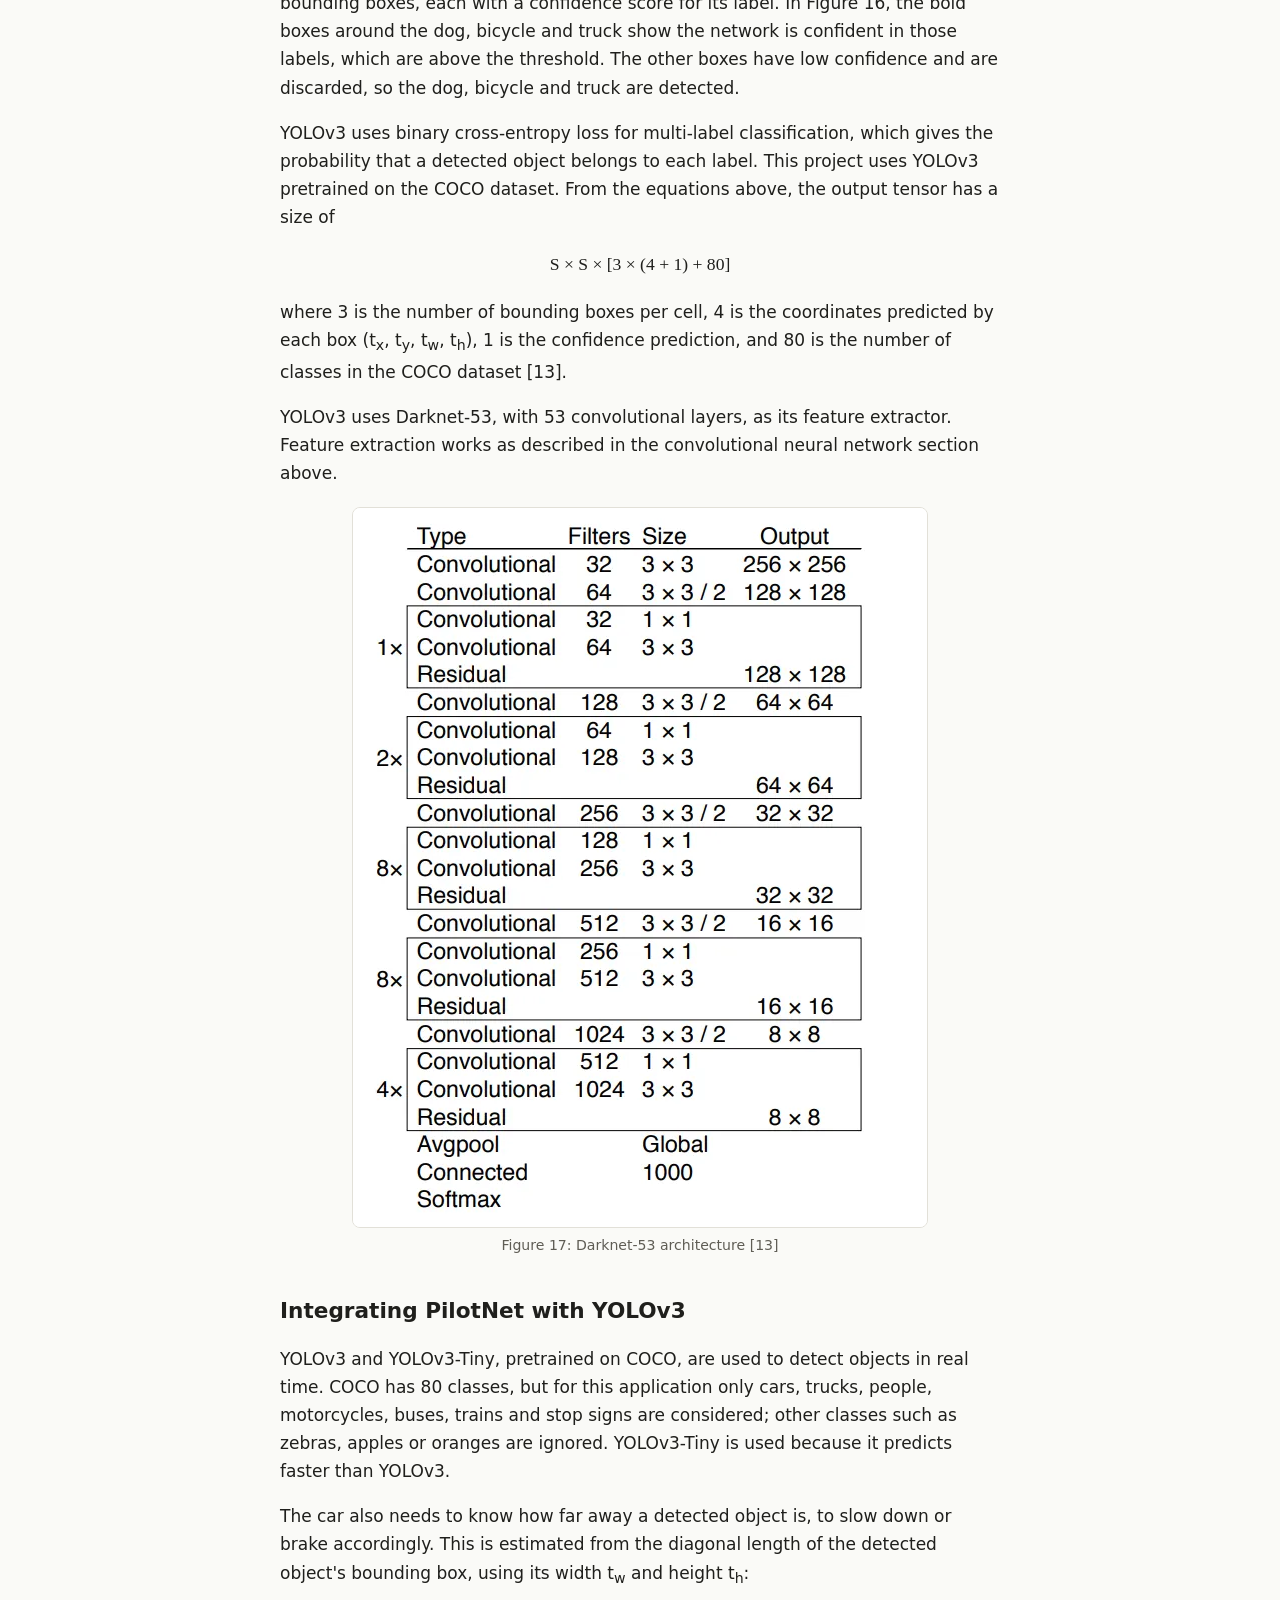
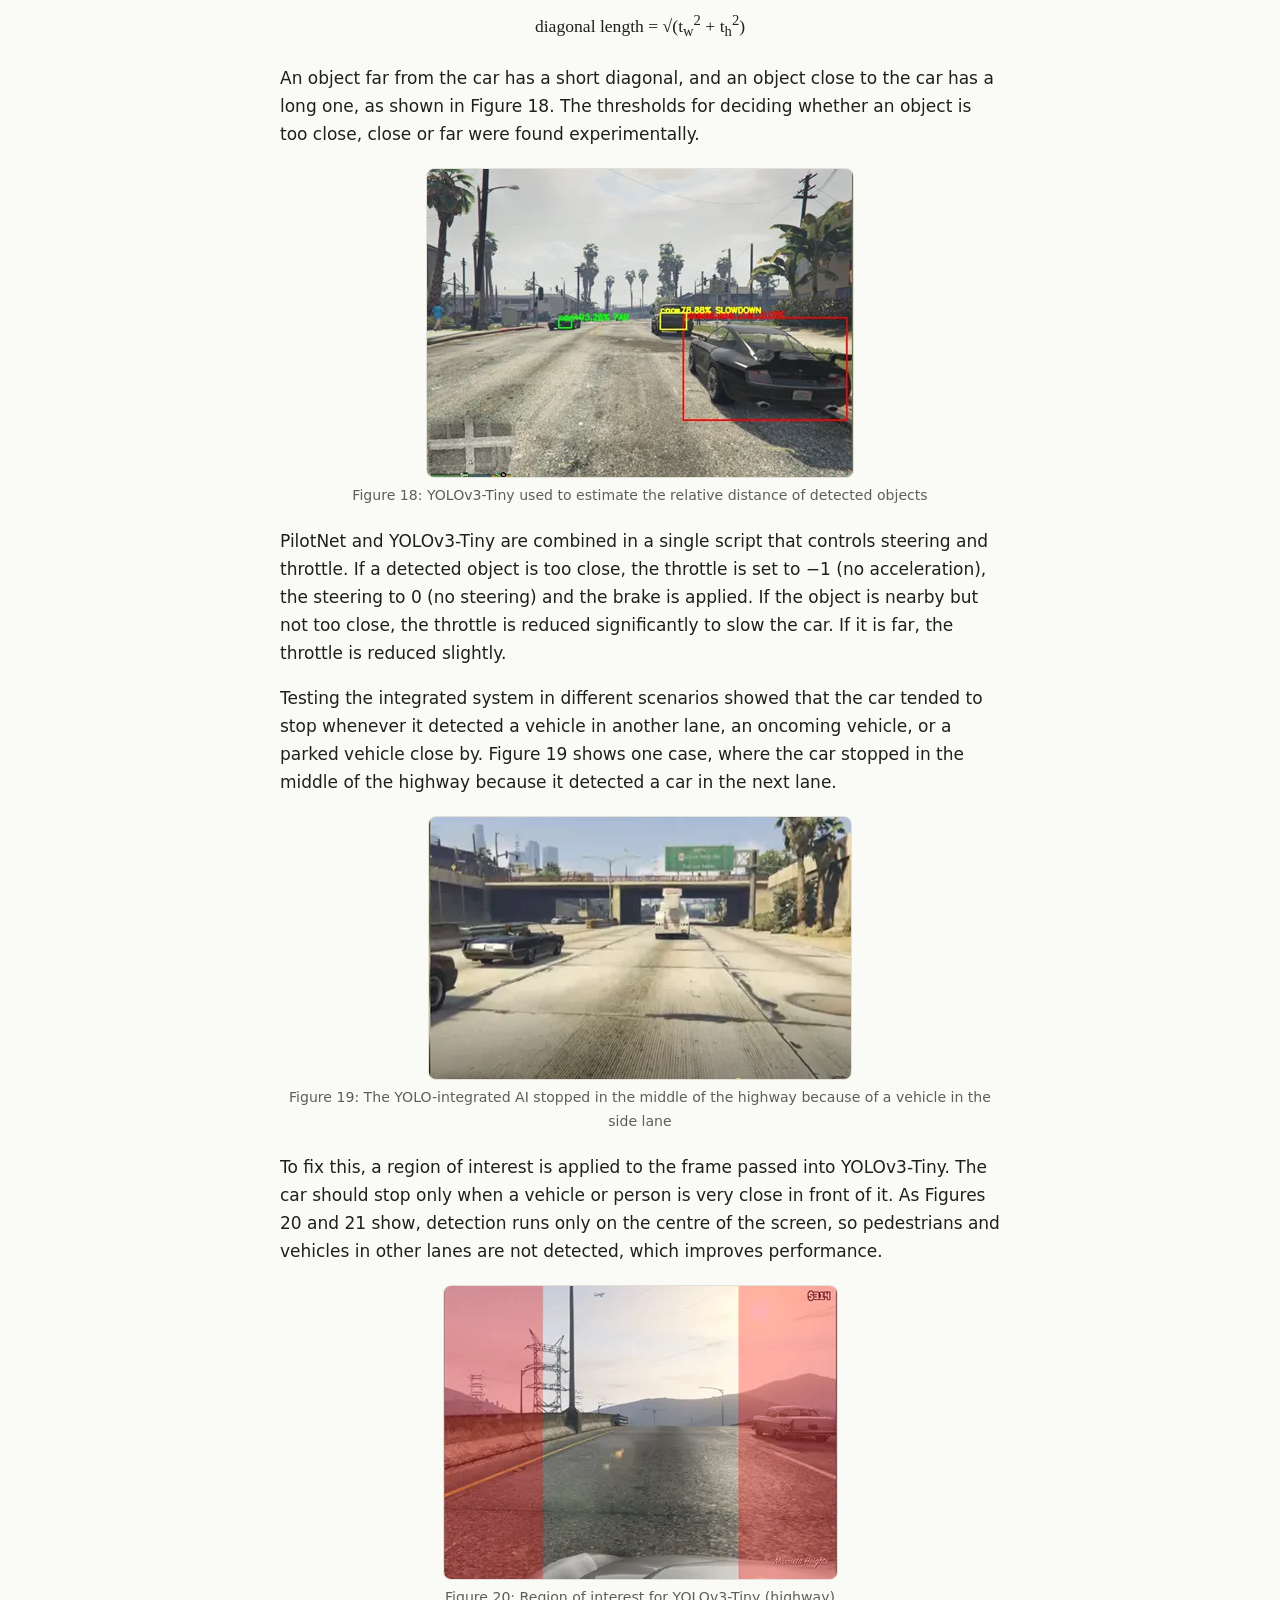
<file: projects/gta-self-driving/index.html>
<!DOCTYPE html>
<html lang="en"><head><meta charset="utf-8">
<meta name="viewport" content="width=device-width,initial-scale=1">
<meta http-equiv="Content-Security-Policy" content="default-src 'none'; img-src 'self'; style-src 'self'; base-uri 'none'; form-action 'none'">
<meta name="referrer" content="no-referrer">
<title>Self-driving vehicle in GTA-V | Alzaib Karovalia</title>
<link rel="stylesheet" href="../../style.css"></head>
<body>
<header class="site"><div class="wrap"><a class="brand" href="../../index.html">Alzaib Karovalia</a>
<nav><a href="../../index.html">Home</a><a href="../../index.html#projects">Projects</a></nav></div></header>
<main class="wrap">
<p class="meta"><a href="../../index.html#projects">&larr; All projects</a></p>
<h1>Building a Self-Driving Vehicle in GTA-V Using Deep Learning and a Convolutional Neural Network</h1>
<p class="meta">September 2020 &middot; <a href="https://github.com/Alzaib/Autonomous-Self-Driving-Car-GTA-5" rel="noopener noreferrer">GitHub</a></p>

<!-- VIDEO: replace the # with your YouTube link -->
<div class="placeholder">Demo video: <a href="https://www.youtube.com/watch?v=pKTgLk3KeiA" rel="noopener noreferrer">Autonomous Vehicle in GTA-5 Using Deep Learning and YOLOv3 (YouTube)</a></div>

<h2>Introduction and project background</h2>
<p>Artificial intelligence is now widely used to perform tasks that were previously performed by humans. An artificial neural network can be trained to drive a vehicle without any human intervention, creating a safer driving environment. Such vehicles are equipped with hardware such as cameras, radar and LIDAR to collect data in real time. The data is passed into complex neural networks that predict outcomes and control the car. These networks can be built, trained and tested in a realistic 3D environment without putting anyone at risk.</p>
<p>A simple self-driving vehicle can be built in a video game, without any of that hardware. High-quality graphics, different weather conditions, unexpected behaviour from nearby vehicles and varied traffic are a few of the many reasons that make Grand Theft Auto V an excellent choice for building and simulating a self-driving vehicle, as Sentdex demonstrated [1].</p>
<p>The goal of this project is to develop a self-driving vehicle that uses computer vision to navigate highway and city-like environments with different traffic densities. The main objective is to train and test different convolutional neural networks on a self-generated dataset, and to integrate an object detection and localisation algorithm to enable both lateral and longitudinal control.</p>
<p>Training an artificial neural network needs a lot of computation, powerful hardware such as GPUs, and machine learning frameworks such as Keras, TensorFlow or PyTorch. In this project each network is trained on Google Colab, which runs Python in the browser and gives free access to GPUs [2]. All the CNNs are built with Keras, a popular, easy-to-use framework that runs on top of TensorFlow for fast experimentation [3].</p>

<h2>Convolutional neural networks</h2>
<p>Convolutional neural networks, also known as ConvNets or CNNs, are among the most popular deep learning architectures for computer vision tasks such as object detection, classification and image reconstruction [4]. They are very effective at classifying images because they recognise the general patterns shared within a class. A CNN consists of hidden layers, such as convolutional and pooling layers, connected to a multilayer perceptron, also known as fully connected layers. Figure 1 shows a CNN classifying a handwritten four from the MNIST dataset.</p>
<figure><img src="../../assets/gta-self-driving/cnn-mnist.png" alt="A CNN classifying a handwritten digit from MNIST"><figcaption>Figure 1: MNIST handwritten digit classification using a convolutional neural network [5]</figcaption></figure>
<p>Convolutional layers extract the patterns or common features from images of the same class. An input image can be broken down into its pixels. In a grayscale image each pixel has an intensity from 0 to 255, where 0 is black and 255 is white. Such an input has dimensions [W × H × 1], where W is the width, H is the height and 1 is the depth of a single-channel (grayscale) image. For a colour image the depth increases to three, [W × H × 3], for the red, green and blue intensities at each pixel.</p>
<p>The image becomes a 3-dimensional matrix of width, height and depth, which is passed into a convolutional layer and processed by a kernel matrix, also known as a convolutional filter. The convolution slides the kernel over every pixel of the image and takes the dot product between the image pixels and the kernel [5]. Convolving the input with the filter produces a feature map, which stores a specific feature of the image. Each kernel can be trained to extract a distinct feature, and the kernel values are learned during training by minimising the error function. Figure 2 shows the convolution of matrix I with matrix K to produce I * K.</p>
<figure><img src="../../assets/gta-self-driving/convolution.png" alt="Convolution of matrix I with kernel K"><figcaption>Figure 2: Convolving matrix I with matrix K</figcaption></figure>
<p>Adding non-linearity is an important operation in an artificial neural network. Figure 3 shows some common nonlinear activation functions used in CNNs.</p>
<figure><img src="../../assets/gta-self-driving/activation-functions.png" alt="Common activation functions: sigmoid, tanh, ReLU, leaky ReLU, maxout, ELU"><figcaption>Figure 3: Activation functions [7]</figcaption></figure>
<p>A pooling layer reduces the number of training parameters and the size of the convolved image, which lowers the computational cost of the model while keeping the most important features extracted during convolution. Like convolution, pooling slides a kernel over each location of the image and stores the corresponding value. The three main types are max pooling, average pooling and sum pooling [4]. Figure 4 shows max pooling reducing a 4×4 feature map to 2×2.</p>
<figure><img src="../../assets/gta-self-driving/max-pooling.png" alt="Max pooling from a 4 by 4 matrix to a 2 by 2 matrix"><figcaption>Figure 4: Max pooling [4]</figcaption></figure>
<p>Finally, after all the convolutional operations, the output is flattened into a one-dimensional array, and each element is connected to all the neurons in the next layer. In a deep fully connected network, each neuron in one layer connects to every neuron in the next, as shown in Figure 5. Each connection has its own weight and bias, learned during training through gradient descent [6].</p>
<figure><img src="../../assets/gta-self-driving/fully-connected.png" alt="A multilayer fully connected network"><figcaption>Figure 5: A multilayer deep fully connected network [6]</figcaption></figure>

<h2>CNN used in this project</h2>
<p>Most CNNs are built from these convolutional, pooling and fully connected layers, but the number of layers, the number of filters, the activation functions and the depth differ between architectures. NVIDIA's PilotNet, ResNet-50 and VGG-19 were trained on the self-generated dataset and on a dataset published by Sentdex, then tested in different environments: highway and city, each with and without traffic. PilotNet was selected because of its fast prediction rate (frames per second).</p>
<p>In 2016, NVIDIA published a CNN trained on images from a car's hood camera, paired with the steering angles of a human driver [8]. The training data was collected by driving in various weather and road conditions while recording camera frames and the steering wheel angle. The network's weights and biases were adjusted by minimising the mean squared error through backpropagation. Once trained, the network takes the hood-camera image and outputs the steering angle needed to drive the car.</p>
<p>PilotNet has 9 layers: 5 convolutional layers, 3 fully connected layers and one normalisation layer. The first three convolutional layers use a 5×5 kernel with a 2×2 stride, and the last two use a 3×3 kernel. The extracted feature maps are passed into a fully connected network that predicts the steering angle. Figure 6 shows the order of the layers.</p>
<figure><img src="../../assets/gta-self-driving/pilotnet-architecture.png" alt="NVIDIA PilotNet architecture"><figcaption>Figure 6: NVIDIA's PilotNet architecture [8]</figcaption></figure>

<h2>Dataset</h2>
<h3>1. Generating the data</h3>
<p>A real car is steered by turning the steering wheel by some angle. In GTA-V the same can be done with an Xbox controller, which controls both steering and throttle like a real car. The steering angle ranges from −1 (fully left) to 1 (fully right), and the throttle from −1 (no acceleration) to 1 (full acceleration).</p>
<p>Training on such a dataset gives a more realistic self-driving car. The trained network outputs continuous values for steering and throttle, which are passed to a virtual joystick that turns and accelerates the car by that amount.</p>
<p>The custom dataset was generated by driving from a first-person view, so the network is trained on what the vehicle actually sees. This is done by turning on GTA-V's hood camera, as shown in Figure 7. Because of the limited RAM and storage on Google Colab, frames were recorded as 160×120 grayscale images [160 × 120 × 1], each with its steering angle and throttle. After a few hours of driving, the dataset held 100,000 labelled images. It was uploaded to Google Drive, which was mounted in Google Colab for preprocessing and training.</p>
<figure><img src="../../assets/gta-self-driving/hood-camera.png" alt="Hood camera view in GTA-V on a highway"><figcaption>Figure 7: The car's hood camera used to collect the data</figcaption></figure>

<h3>2. Balancing the dataset</h3>
<p>Figure 8 shows the distribution of steering angle and throttle in the collected data. Because the car drives straight most of the time, most samples sit near a steering angle of 0. A network trained on this data would be biased toward always driving straight and would perform poorly.</p>
<figure><img src="../../assets/gta-self-driving/steering-unbalanced.png" alt="Steering and throttle histograms before balancing"><figcaption>Figure 8: Steering angle (left) and throttle (right) distribution of the unbalanced dataset</figcaption></figure>
<p>To balance the dataset, samples above a threshold in each bin (an image with its steering and throttle) were removed at random. Here the threshold is 4,000. Figure 9 shows the distributions after balancing.</p>
<figure><img src="../../assets/gta-self-driving/steering-balanced.png" alt="Steering and throttle histograms after balancing"><figcaption>Figure 9: Steering angle (left) and throttle (right) distribution after balancing the dataset</figcaption></figure>
<p>After balancing, 39,046 images remain (60,954 were removed).</p>

<h3>3. Artificially expanding the dataset</h3>
<p>39,046 images might not be enough to train the CNN, so the balanced dataset was expanded with image augmentation. Each image was flipped horizontally and its steering angle multiplied by −1. Adding these flipped images doubled the dataset to 78,092 images. Figure 10 shows the distribution of the expanded dataset, and Figure 11 shows an original image and its flipped copy with their steering angles.</p>
<figure><img src="../../assets/gta-self-driving/steering-expanded.png" alt="Steering and throttle histograms after expansion"><figcaption>Figure 10: Steering angle (left) and throttle (right) distribution of the artificially expanded dataset</figcaption></figure>
<figure><img src="../../assets/gta-self-driving/flipped-image.png" alt="Original and horizontally flipped frame"><figcaption>Figure 11: Original and flipped image with their respective steering angles</figcaption></figure>
<p>Other augmentations, such as random shifts, brightness and zoom, were applied during training to add variation. This reduces overfitting and improves the model's ability to generalise.</p>

<h2>Training and testing PilotNet to predict steering and throttle</h2>
<p>Training a CNN is time-consuming and needs a lot of experimentation with parameters to get the best results. Networks can be trained for classification, detection or regression. A validation set is used to measure the network's performance without bias.</p>
<p>The goal is to minimise the loss function, that is, to find its global minimum. Figure 12 illustrates this in 2D. Starting at a random point, compute the slope there. If the slope is positive, move the point left by one step (the learning rate); if it is negative, move it right. Repeating this over many iterations eventually brings the point to a minimum of the function, though it can get stuck in a local minimum instead of the global one.</p>
<figure><img src="../../assets/gta-self-driving/gradient-descent-2d.png" alt="A 2D function with local and global minima and maxima"><figcaption>Figure 12: Gradient descent illustrated on a 2D function [9]</figcaption></figure>
<p>For a complex neural network, the loss can be pictured as a surface in 3D, as in Figure 13. Starting at a random point, the gradient gives the direction of steepest ascent, so multiplying it by −1 gives the direction of steepest descent. Taking a step in that direction and repeating over many iterations converges to a minimum. This process is gradient descent: at each iteration the network computes the error and adjusts its weights and biases to reduce it efficiently.</p>
<figure><img src="../../assets/gta-self-driving/gradient-descent-3d.png" alt="A 3D loss surface with local and global minima and a saddle point"><figcaption>Figure 13: Gradient descent illustrated on a 3D function [10]</figcaption></figure>
<p>The point can still get stuck in a local minimum. This can be addressed by tuning the learning rate or by decaying it [10], so the network takes larger steps at first and smaller ones later, which lowers the chance of getting stuck. The Adam optimiser (adaptive moment estimation) is an adaptive method that computes an individual learning rate for each parameter [11].</p>
<p>Here, the images and their steering angles and throttle values are fitted as a regression problem, since the outputs are continuous numbers. The original PilotNet architecture predicts the steering angle by regression [8]; one more output neuron was added to predict throttle as well. Adam backpropagates the mean squared error, with a learning rate of 0.001 chosen through experimentation. Of the 78,092 images, 62,474 are used for training and 15,618 for validation. The training images are augmented to help the network generalise, as also suggested in [8].</p>
<figure><img src="../../assets/gta-self-driving/augmentation.png" alt="An original frame and a randomly augmented frame"><figcaption>Figure 14: Random image augmentation used during training to help the CNN generalise</figcaption></figure>
<p>The trained network is tested by running a Python script that captures a frame from the game screen, preprocesses it and passes it to the CNN. The CNN predicts the steering angle and throttle, which are sent to a virtual Xbox controller (vJoy) to drive the vehicle. These steps repeat continuously to drive the vehicle in the game.</p>

<p>Although this network drives reasonably well with behaviour cloning alone, it still makes mistakes, such as frequently colliding with other vehicles without braking.</p>

<h2>Object detection and localisation (YOLOv3)</h2>
<p>Adding an object detection algorithm can significantly improve the self-driving vehicle's performance. Knowing the exact position of vehicles and pedestrians ahead lets the AI make decisions accordingly. Object detection can also recognise traffic signs, an integral part of a fully autonomous vehicle. You Only Look Once (YOLO) is one of the most popular state-of-the-art real-time object detection systems [12]. Since YOLO was first introduced in 2015, newer versions have made predictions faster and more accurate. This project considers YOLOv3 and YOLOv3-Tiny for fast real-time prediction, integrated with the selected network (PilotNet).</p>
<p>YOLOv3 uses the same idea as the original YOLO: it unifies object detection into a single neural network by dividing the input image into a grid [14]. Each grid cell predicts bounding boxes, and each bounding box predicts 4 coordinates, t<sub>x</sub>, t<sub>y</sub>, t<sub>w</sub> and t<sub>h</sub> [13], where t<sub>x</sub> and t<sub>y</sub> relate to the centre x and y, and t<sub>w</sub> and t<sub>h</sub> to the width and height of the box. The centre, width and height of the bounding box relative to the grid are calculated as follows [13]:</p>
<p class="eq">b<sub>x</sub> = σ(t<sub>x</sub>) + c<sub>x</sub><br>b<sub>y</sub> = σ(t<sub>y</sub>) + c<sub>y</sub><br>b<sub>w</sub> = p<sub>w</sub> e<sup>t<sub>w</sub></sup><br>b<sub>h</sub> = p<sub>h</sub> e<sup>t<sub>h</sub></sup></p>
<p>where c<sub>x</sub>, c<sub>y</sub> is the location of the grid cell; b<sub>x</sub>, b<sub>y</sub> is the location of the bounding box; p<sub>w</sub>, p<sub>h</sub> is the anchor box prior obtained from clustering; and b<sub>w</sub>, b<sub>h</sub> are the dimensions of the bounding box.</p>
<figure><img src="../../assets/gta-self-driving/yolo-bounding-box.png" alt="Bounding box prediction relative to the grid and anchor prior"><figcaption>Figure 15: Bounding box in YOLOv3 [13]</figcaption></figure>
<p>Each bounding box also predicts a label and a confidence score for the object inside it. The output tensor has a fixed size of S × S × (B × 5 + C), where S is the grid size, B is the number of bounding boxes per cell and C is the number of labelled classes [14]. The label with the highest score is the output of each box. Boxes whose confidence falls below a user-defined threshold are discarded.</p>
<figure><img src="../../assets/gta-self-driving/yolo-grid.png" alt="YOLO dividing an image into a grid, predicting boxes and class probabilities, and producing final detections"><figcaption>Figure 16: YOLO detecting objects</figcaption></figure>
<p>When an image is passed into the trained network, it returns a fixed number of bounding boxes, each with a confidence score for its label. In Figure 16, the bold boxes around the dog, bicycle and truck show the network is confident in those labels, which are above the threshold. The other boxes have low confidence and are discarded, so the dog, bicycle and truck are detected.</p>
<p>YOLOv3 uses binary cross-entropy loss for multi-label classification, which gives the probability that a detected object belongs to each label. This project uses YOLOv3 pretrained on the COCO dataset. From the equations above, the output tensor has a size of</p>
<p class="eq">S × S × [3 × (4 + 1) + 80]</p>
<p>where 3 is the number of bounding boxes per cell, 4 is the coordinates predicted by each box (t<sub>x</sub>, t<sub>y</sub>, t<sub>w</sub>, t<sub>h</sub>), 1 is the confidence prediction, and 80 is the number of classes in the COCO dataset [13].</p>
<p>YOLOv3 uses Darknet-53, with 53 convolutional layers, as its feature extractor. Feature extraction works as described in the convolutional neural network section above.</p>
<figure><img src="../../assets/gta-self-driving/darknet53.png" alt="Darknet-53 layer table"><figcaption>Figure 17: Darknet-53 architecture [13]</figcaption></figure>

<h2>Integrating PilotNet with YOLOv3</h2>
<p>YOLOv3 and YOLOv3-Tiny, pretrained on COCO, are used to detect objects in real time. COCO has 80 classes, but for this application only cars, trucks, people, motorcycles, buses, trains and stop signs are considered; other classes such as zebras, apples or oranges are ignored. YOLOv3-Tiny is used because it predicts faster than YOLOv3.</p>
<p>The car also needs to know how far away a detected object is, to slow down or brake accordingly. This is estimated from the diagonal length of the detected object's bounding box, using its width t<sub>w</sub> and height t<sub>h</sub>:</p>
<p class="eq">diagonal length = √(t<sub>w</sub><sup>2</sup> + t<sub>h</sub><sup>2</sup>)</p>
<p>An object far from the car has a short diagonal, and an object close to the car has a long one, as shown in Figure 18. The thresholds for deciding whether an object is too close, close or far were found experimentally.</p>
<figure><img src="../../assets/gta-self-driving/yolo-detection.png" alt="YOLOv3-Tiny detections labelled by distance"><figcaption>Figure 18: YOLOv3-Tiny used to estimate the relative distance of detected objects</figcaption></figure>
<p>PilotNet and YOLOv3-Tiny are combined in a single script that controls steering and throttle. If a detected object is too close, the throttle is set to −1 (no acceleration), the steering to 0 (no steering) and the brake is applied. If the object is nearby but not too close, the throttle is reduced significantly to slow the car. If it is far, the throttle is reduced slightly.</p>
<p>Testing the integrated system in different scenarios showed that the car tended to stop whenever it detected a vehicle in another lane, an oncoming vehicle, or a parked vehicle close by. Figure 19 shows one case, where the car stopped in the middle of the highway because it detected a car in the next lane.</p>
<figure><img src="../../assets/gta-self-driving/stopped-on-highway.png" alt="The car stopped on the highway because of a car in the next lane"><figcaption>Figure 19: The YOLO-integrated AI stopped in the middle of the highway because of a vehicle in the side lane</figcaption></figure>
<p>To fix this, a region of interest is applied to the frame passed into YOLOv3-Tiny. The car should stop only when a vehicle or person is very close in front of it. As Figures 20 and 21 show, detection runs only on the centre of the screen, so pedestrians and vehicles in other lanes are not detected, which improves performance.</p>
<figure><img src="../../assets/gta-self-driving/roi-highway.png" alt="Region of interest in the centre of a highway frame"><figcaption>Figure 20: Region of interest for YOLOv3-Tiny (highway)</figcaption></figure>
<figure><img src="../../assets/gta-self-driving/roi-city.png" alt="Region of interest in the centre of a city frame"><figcaption>Figure 21: Region of interest for YOLOv3-Tiny (city)</figcaption></figure>

<h2>Results: PilotNet + YOLOv3</h2>
<p>Comparing the results of the integrated system across different scenarios shows that a self-driving car can be built and simulated with computer vision and deep learning, the approach Tesla mainly uses for its Autopilot system.</p>
<p>Although the car's overall performance was good, more research is needed to make it realistic enough to implement on an actual car.</p>

<h2>Further improvements</h2>
<h3>1. Higher-resolution images and a more diverse dataset</h3>
<p>Because of limited resources and memory, the data was collected at low resolution, so some important features may not be extracted by the convolutional layers. Also, because of time constraints, most of the data came from highway driving. Collecting a better, larger and more diverse dataset would help the network generalise to different inputs.</p>
<h3>2. CNN + LSTM (recurrent neural network)</h3>
<p>Currently PilotNet outputs a steering angle and throttle for each frame independently of its previous outputs. A human driver, by contrast, knows the car's previous state: when making a left turn, they know how far the wheel is already turned and adjust accordingly. Because each prediction is independent, the control looks unsynchronised. Similarly, YOLOv3-Tiny does not know the state of a detected object: whether a vehicle is parked or in the oncoming lane, or whether a person is walking or standing.</p>
<p>Adding a Long Short-Term Memory (LSTM) block, a type of recurrent neural network, to the CNN can solve this. The memory block holds previous predictions, and the next action depends on both the current input and the previous output. Since driving depends on time series and selective memory, an LSTM is a suitable approach for a self-driving car.</p>

<h2>Code</h2>
<p class="links"><a href="https://github.com/Alzaib/Autonomous-Self-Driving-Car-GTA-5" rel="noopener noreferrer">GitHub: Autonomous-Self-Driving-Car-GTA-5</a></p>

<h2>References</h2>
<ol class="refs">
<li>H. Kinsley, "Python Plays GTA V," Python Programming Tutorials. <a href="https://pythonprogramming.net/next-steps-python-plays-gta-v/" rel="noopener noreferrer">pythonprogramming.net</a></li>
<li>Google Research, "Colaboratory." <a href="https://research.google.com/colaboratory/faq.html" rel="noopener noreferrer">research.google.com</a></li>
<li>Keras Team, "About Keras." <a href="https://keras.io/about/" rel="noopener noreferrer">keras.io</a></li>
<li>Prabhu, "Understanding of Convolutional Neural Network (CNN): Deep Learning," Medium, 2019.</li>
<li>K. Patel, "MNIST Handwritten Digits Classification using a Convolutional Neural Network (CNN)," Towards Data Science, 2019. <a href="https://towardsdatascience.com/mnist-handwritten-digits-classification-using-a-convolutional-neural-network-cnn-af5fafbc35e9" rel="noopener noreferrer">towardsdatascience.com</a></li>
<li>B. Ramsundar and R. B. Zadeh, "TensorFlow for Deep Learning," O'Reilly. <a href="https://www.oreilly.com/library/view/tensorflow-for-deep/9781491980446/ch04.html" rel="noopener noreferrer">oreilly.com</a></li>
<li>Activation functions figure, miro.medium.com, 2020.</li>
<li>M. Bojarski et al., "End to End Learning for Self-Driving Cars," arXiv:1604.07316, 2016. <a href="https://arxiv.org/abs/1604.07316" rel="noopener noreferrer">arxiv.org</a></li>
<li>"Maxima and minima," Wikipedia. <a href="https://en.wikipedia.org/wiki/File:Extrema_example_original.svg" rel="noopener noreferrer">wikipedia.org</a></li>
<li>A. Kathuria, "Intro to optimization in deep learning: Gradient Descent," Paperspace Blog, 2019. <a href="https://blog.paperspace.com/intro-to-optimization-in-deep-learning-gradient-descent/" rel="noopener noreferrer">paperspace.com</a></li>
<li>V. Bushaev, "Adam: latest trends in deep learning optimization," Towards Data Science, 2018. <a href="https://towardsdatascience.com/adam-latest-trends-in-deep-learning-optimization-6be9a291375c" rel="noopener noreferrer">towardsdatascience.com</a></li>
<li>J. Redmon and A. Farhadi, "YOLO: Real-Time Object Detection." <a href="https://pjreddie.com/darknet/yolo/" rel="noopener noreferrer">pjreddie.com</a></li>
<li>J. Redmon and A. Farhadi, "YOLOv3: An Incremental Improvement," arXiv:1804.02767, 2018. <a href="https://arxiv.org/abs/1804.02767" rel="noopener noreferrer">arxiv.org</a></li>
<li>J. Redmon, S. Divvala, R. Girshick and A. Farhadi, "You Only Look Once: Unified, Real-Time Object Detection," CVPR 2016. <a href="https://ieeexplore.ieee.org/document/7780460" rel="noopener noreferrer">ieeexplore.ieee.org</a></li>
</ol>

<nav class="pager"><a href="../../index.html#projects">&larr; All projects</a></nav>
</main>
<footer><div class="wrap">&copy; Alzaib Karovalia. Static site: no cookies, no analytics, no third-party scripts.</div></footer>
</body></html>
</file>
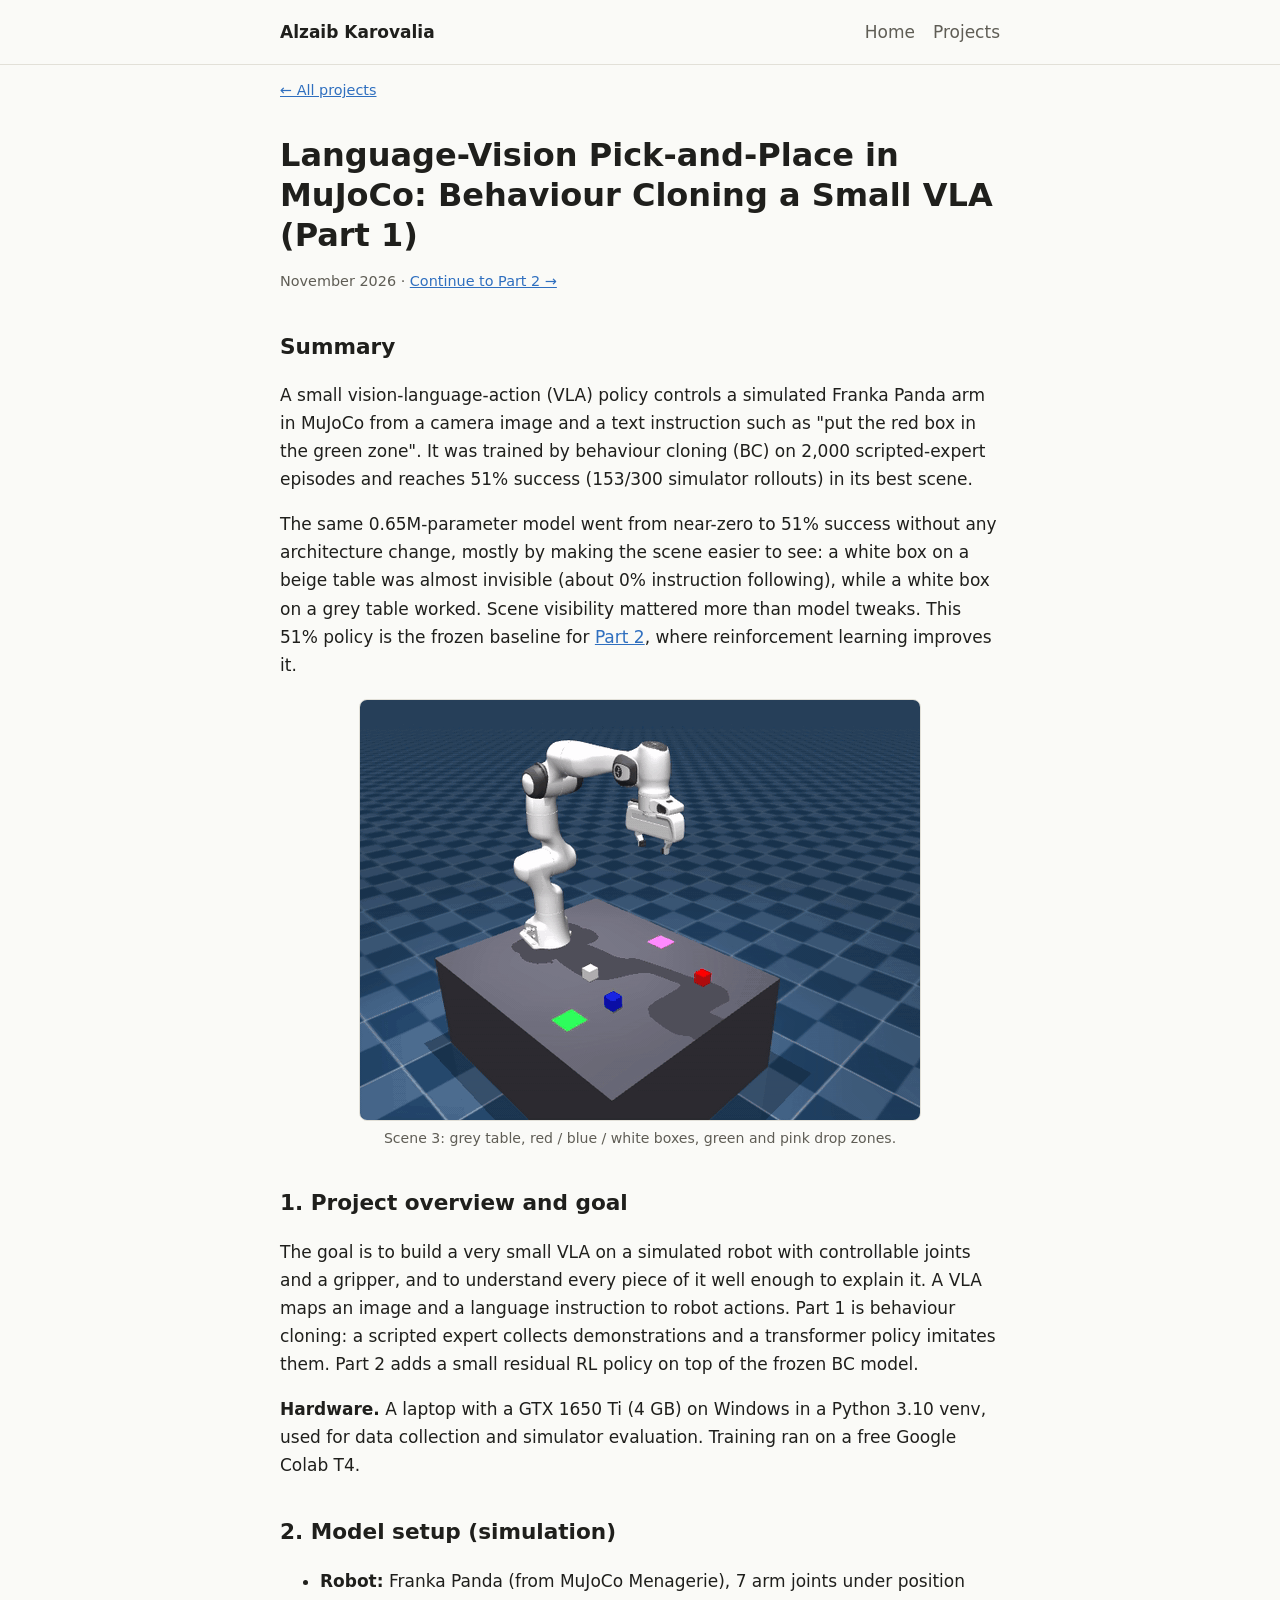
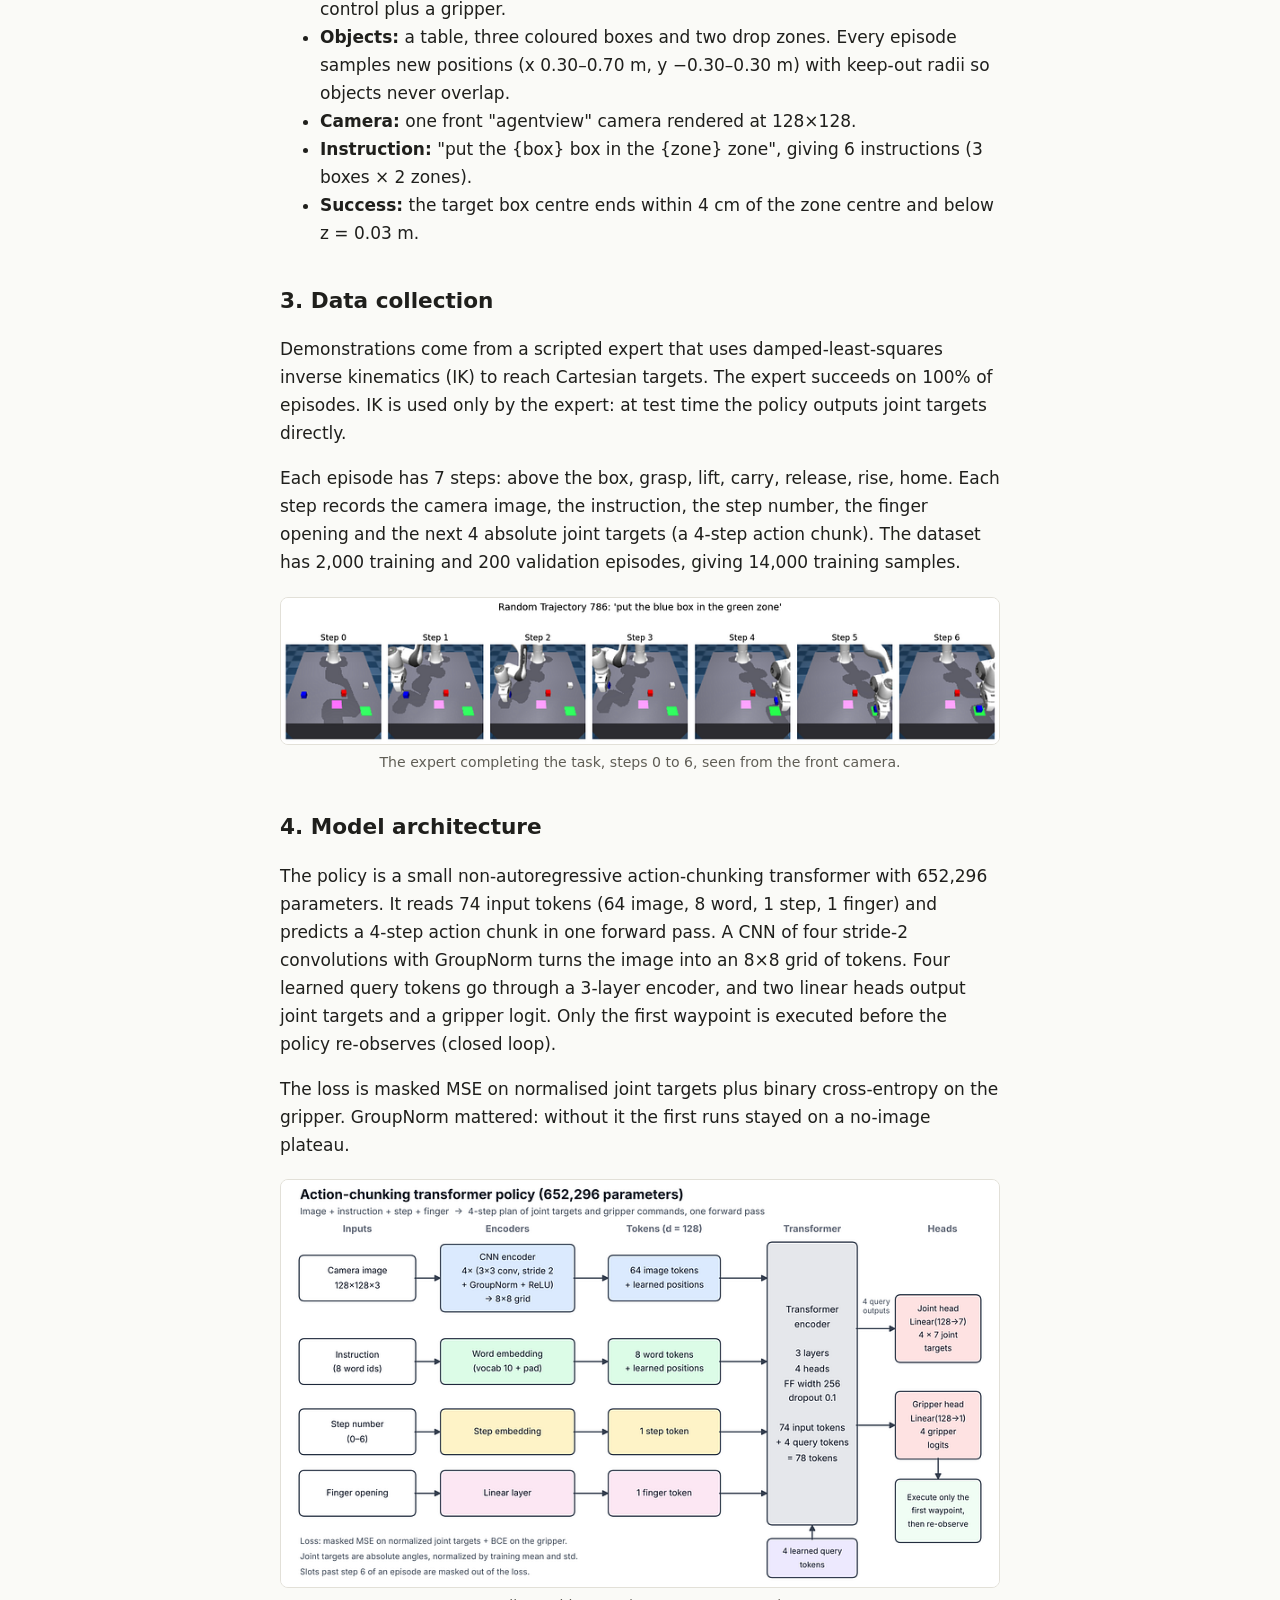
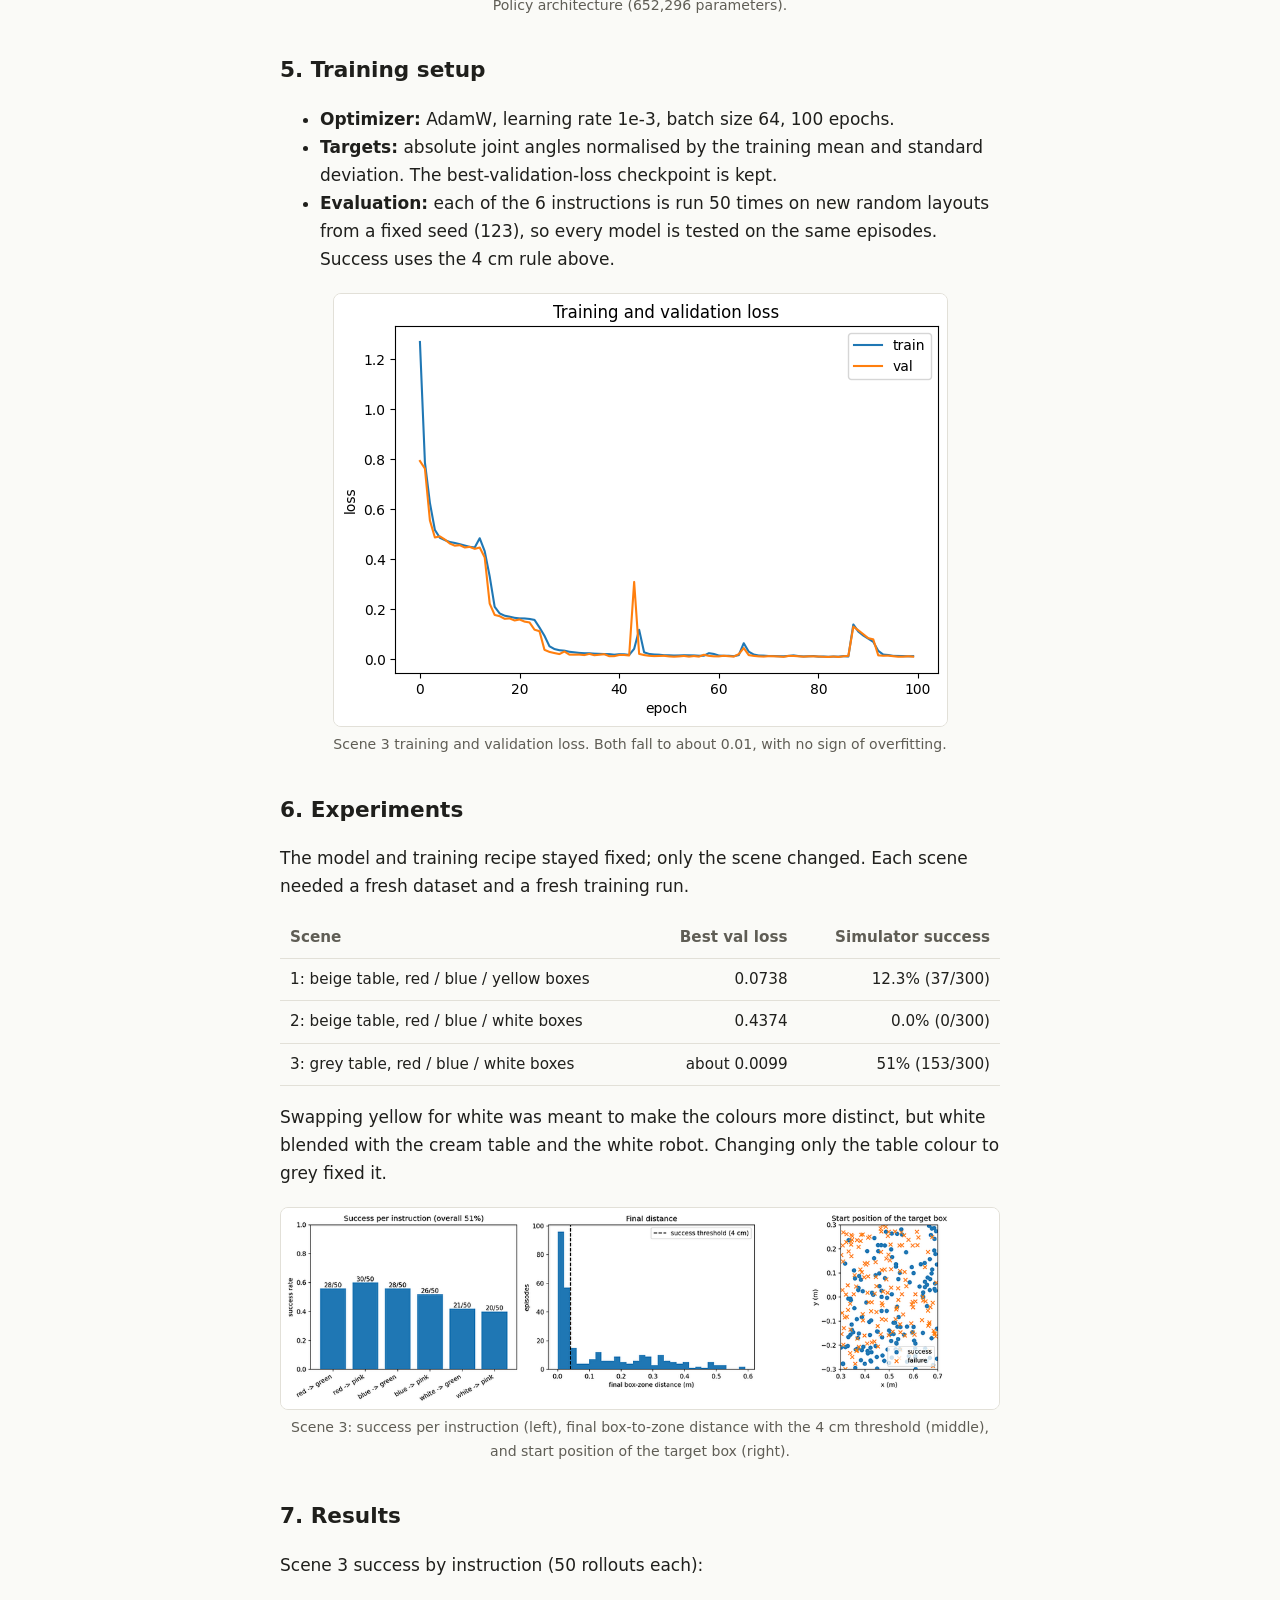
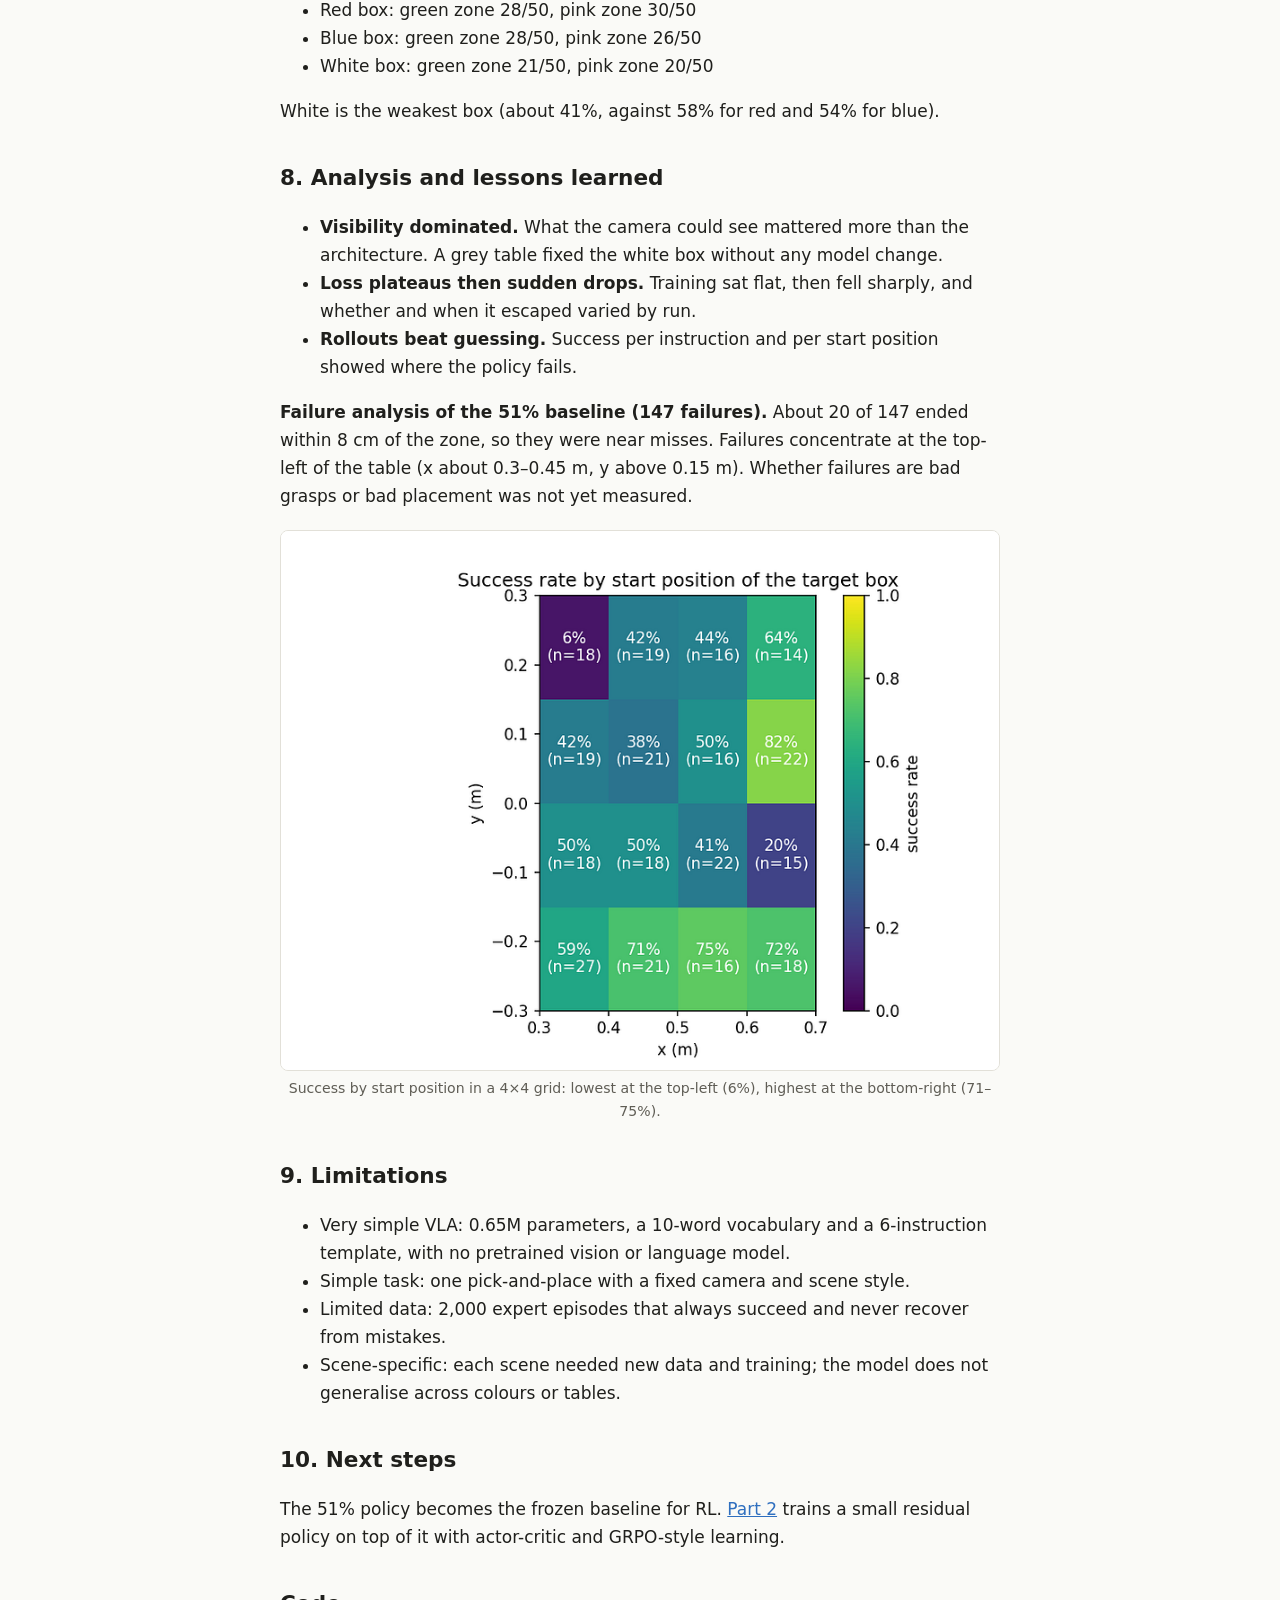
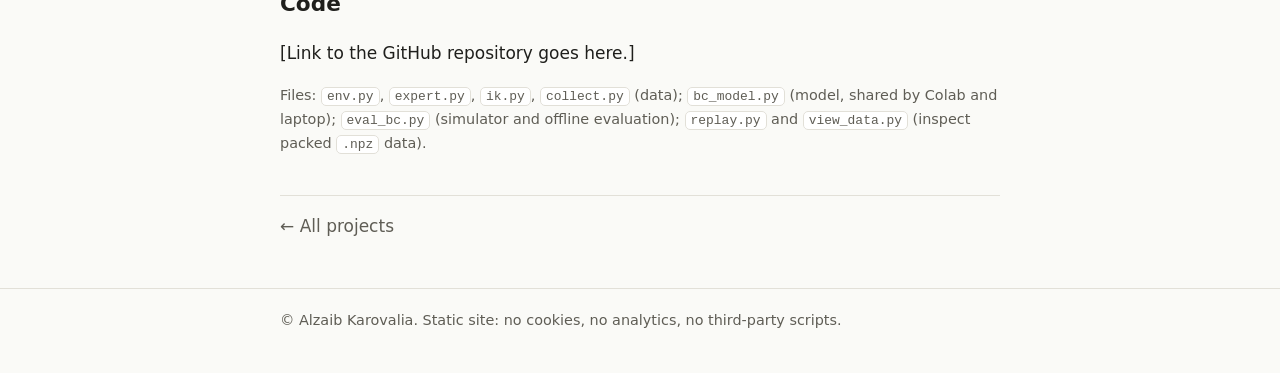
<file: projects/part1-behaviour-cloning/index.html>
<!DOCTYPE html>
<html lang="en"><head><meta charset="utf-8">
<meta name="viewport" content="width=device-width,initial-scale=1">
<meta http-equiv="Content-Security-Policy" content="default-src 'none'; img-src 'self'; style-src 'self'; base-uri 'none'; form-action 'none'">
<meta name="referrer" content="no-referrer">
<title>Part 1: Behaviour cloning a small VLA in MuJoCo | Alzaib Karovalia</title>
<link rel="stylesheet" href="../../style.css"></head>
<body>
<header class="site"><div class="wrap"><a class="brand" href="../../index.html">Alzaib Karovalia</a>
<nav><a href="../../index.html">Home</a><a href="../../index.html#projects">Projects</a></nav></div></header>
<main class="wrap">
<p class="meta"><a href="../../index.html#projects">&larr; All projects</a></p>
<h1>Language-Vision Pick-and-Place in MuJoCo: Behaviour Cloning a Small VLA (Part 1)</h1>
<p class="meta">November 2026 &middot; <a href="../part2-rl-on-bc/index.html">Continue to Part 2 &rarr;</a></p>
<h2>Summary</h2>
<p>A small vision-language-action (VLA) policy controls a simulated Franka Panda arm in MuJoCo from a camera image and a text instruction such as "put the red box in the green zone". It was trained by behaviour cloning (BC) on 2,000 scripted-expert episodes and reaches 51% success (153/300 simulator rollouts) in its best scene.</p>
<p>The same 0.65M-parameter model went from near-zero to 51% success without any architecture change, mostly by making the scene easier to see: a white box on a beige table was almost invisible (about 0% instruction following), while a white box on a grey table worked. Scene visibility mattered more than model tweaks. This 51% policy is the frozen baseline for <a href="../part2-rl-on-bc/index.html">Part 2</a>, where reinforcement learning improves it.</p>
<figure><img src="../../assets/part1-behaviour-cloning/scene3.png" alt="MuJoCo scene with a Franka Panda, grey table, three boxes and two drop zones"><figcaption>Scene 3: grey table, red / blue / white boxes, green and pink drop zones.</figcaption></figure>
<h2>1. Project overview and goal</h2>
<p>The goal is to build a very small VLA on a simulated robot with controllable joints and a gripper, and to understand every piece of it well enough to explain it. A VLA maps an image and a language instruction to robot actions. Part 1 is behaviour cloning: a scripted expert collects demonstrations and a transformer policy imitates them. Part 2 adds a small residual RL policy on top of the frozen BC model.</p>
<p><b>Hardware.</b> A laptop with a GTX 1650 Ti (4 GB) on Windows in a Python 3.10 venv, used for data collection and simulator evaluation. Training ran on a free Google Colab T4.</p>
<h2>2. Model setup (simulation)</h2>
<ul>
<li><b>Robot:</b> Franka Panda (from MuJoCo Menagerie), 7 arm joints under position control plus a gripper.</li>
<li><b>Objects:</b> a table, three coloured boxes and two drop zones. Every episode samples new positions (x 0.30–0.70 m, y −0.30–0.30 m) with keep-out radii so objects never overlap.</li>
<li><b>Camera:</b> one front "agentview" camera rendered at 128×128.</li>
<li><b>Instruction:</b> "put the {box} box in the {zone} zone", giving 6 instructions (3 boxes × 2 zones).</li>
<li><b>Success:</b> the target box centre ends within 4 cm of the zone centre and below z = 0.03 m.</li>
</ul>
<h2>3. Data collection</h2>
<p>Demonstrations come from a scripted expert that uses damped-least-squares inverse kinematics (IK) to reach Cartesian targets. The expert succeeds on 100% of episodes. IK is used only by the expert: at test time the policy outputs joint targets directly.</p>
<p>Each episode has 7 steps: above the box, grasp, lift, carry, release, rise, home. Each step records the camera image, the instruction, the step number, the finger opening and the next 4 absolute joint targets (a 4-step action chunk). The dataset has 2,000 training and 200 validation episodes, giving 14,000 training samples.</p>
<figure><img src="../../assets/part1-behaviour-cloning/expert-trajectory.png" alt="Seven expert steps from a front camera"><figcaption>The expert completing the task, steps 0 to 6, seen from the front camera.</figcaption></figure>
<h2>4. Model architecture</h2>
<p>The policy is a small non-autoregressive action-chunking transformer with 652,296 parameters. It reads 74 input tokens (64 image, 8 word, 1 step, 1 finger) and predicts a 4-step action chunk in one forward pass. A CNN of four stride-2 convolutions with GroupNorm turns the image into an 8×8 grid of tokens. Four learned query tokens go through a 3-layer encoder, and two linear heads output joint targets and a gripper logit. Only the first waypoint is executed before the policy re-observes (closed loop).</p>
<p>The loss is masked MSE on normalised joint targets plus binary cross-entropy on the gripper. GroupNorm mattered: without it the first runs stayed on a no-image plateau.</p>
<figure><img src="../../assets/part1-behaviour-cloning/architecture.png" alt="Action-chunking transformer architecture diagram"><figcaption>Policy architecture (652,296 parameters).</figcaption></figure>
<h2>5. Training setup</h2>
<ul>
<li><b>Optimizer:</b> AdamW, learning rate 1e-3, batch size 64, 100 epochs.</li>
<li><b>Targets:</b> absolute joint angles normalised by the training mean and standard deviation. The best-validation-loss checkpoint is kept.</li>
<li><b>Evaluation:</b> each of the 6 instructions is run 50 times on new random layouts from a fixed seed (123), so every model is tested on the same episodes. Success uses the 4 cm rule above.</li>
</ul>
<figure><img src="../../assets/part1-behaviour-cloning/loss-scene3.png" alt="Training and validation loss curves for Scene 3"><figcaption>Scene 3 training and validation loss. Both fall to about 0.01, with no sign of overfitting.</figcaption></figure>
<h2>6. Experiments</h2>
<p>The model and training recipe stayed fixed; only the scene changed. Each scene needed a fresh dataset and a fresh training run.</p>
<table>
<tr><th>Scene</th><th class="num">Best val loss</th><th class="num">Simulator success</th></tr>
<tr><td>1: beige table, red / blue / yellow boxes</td><td class="num">0.0738</td><td class="num">12.3% (37/300)</td></tr>
<tr><td>2: beige table, red / blue / white boxes</td><td class="num">0.4374</td><td class="num">0.0% (0/300)</td></tr>
<tr><td>3: grey table, red / blue / white boxes</td><td class="num">about 0.0099</td><td class="num">51% (153/300)</td></tr>
</table>
<p>Swapping yellow for white was meant to make the colours more distinct, but white blended with the cream table and the white robot. Changing only the table colour to grey fixed it.</p>
<figure><img src="../../assets/part1-behaviour-cloning/results-scene3.png" alt="Scene 3 success per instruction, final distance histogram and start-position scatter"><figcaption>Scene 3: success per instruction (left), final box-to-zone distance with the 4 cm threshold (middle), and start position of the target box (right).</figcaption></figure>
<h2>7. Results</h2>
<p>Scene 3 success by instruction (50 rollouts each):</p>
<ul>
<li>Red box: green zone 28/50, pink zone 30/50</li>
<li>Blue box: green zone 28/50, pink zone 26/50</li>
<li>White box: green zone 21/50, pink zone 20/50</li>
</ul>
<p>White is the weakest box (about 41%, against 58% for red and 54% for blue).</p>
<h2>8. Analysis and lessons learned</h2>
<ul>
<li><b>Visibility dominated.</b> What the camera could see mattered more than the architecture. A grey table fixed the white box without any model change.</li>
<li><b>Loss plateaus then sudden drops.</b> Training sat flat, then fell sharply, and whether and when it escaped varied by run.</li>
<li><b>Rollouts beat guessing.</b> Success per instruction and per start position showed where the policy fails.</li>
</ul>
<p><b>Failure analysis of the 51% baseline (147 failures).</b> About 20 of 147 ended within 8 cm of the zone, so they were near misses. Failures concentrate at the top-left of the table (x about 0.3–0.45 m, y above 0.15 m). Whether failures are bad grasps or bad placement was not yet measured.</p>
<figure><img src="../../assets/part1-behaviour-cloning/success-heatmap.png" alt="Success rate heatmap by start position of the target box"><figcaption>Success by start position in a 4×4 grid: lowest at the top-left (6%), highest at the bottom-right (71–75%).</figcaption></figure>
<h2>9. Limitations</h2>
<ul>
<li>Very simple VLA: 0.65M parameters, a 10-word vocabulary and a 6-instruction template, with no pretrained vision or language model.</li>
<li>Simple task: one pick-and-place with a fixed camera and scene style.</li>
<li>Limited data: 2,000 expert episodes that always succeed and never recover from mistakes.</li>
<li>Scene-specific: each scene needed new data and training; the model does not generalise across colours or tables.</li>
</ul>
<h2>10. Next steps</h2>
<p>The 51% policy becomes the frozen baseline for RL. <a href="../part2-rl-on-bc/index.html">Part 2</a> trains a small residual policy on top of it with actor-critic and GRPO-style learning.</p>
<h2>Code</h2>
<p class="links">[Link to the GitHub repository goes here.]</p>
<p class="meta">Files: <code>env.py</code>, <code>expert.py</code>, <code>ik.py</code>, <code>collect.py</code> (data); <code>bc_model.py</code> (model, shared by Colab and laptop); <code>eval_bc.py</code> (simulator and offline evaluation); <code>replay.py</code> and <code>view_data.py</code> (inspect packed <code>.npz</code> data).</p>
<nav class="pager"><a href="../../index.html#projects">&larr; All projects</a></nav>
</main>
<footer><div class="wrap">&copy; Alzaib Karovalia. Static site: no cookies, no analytics, no third-party scripts.</div></footer>
</body></html>
</file>
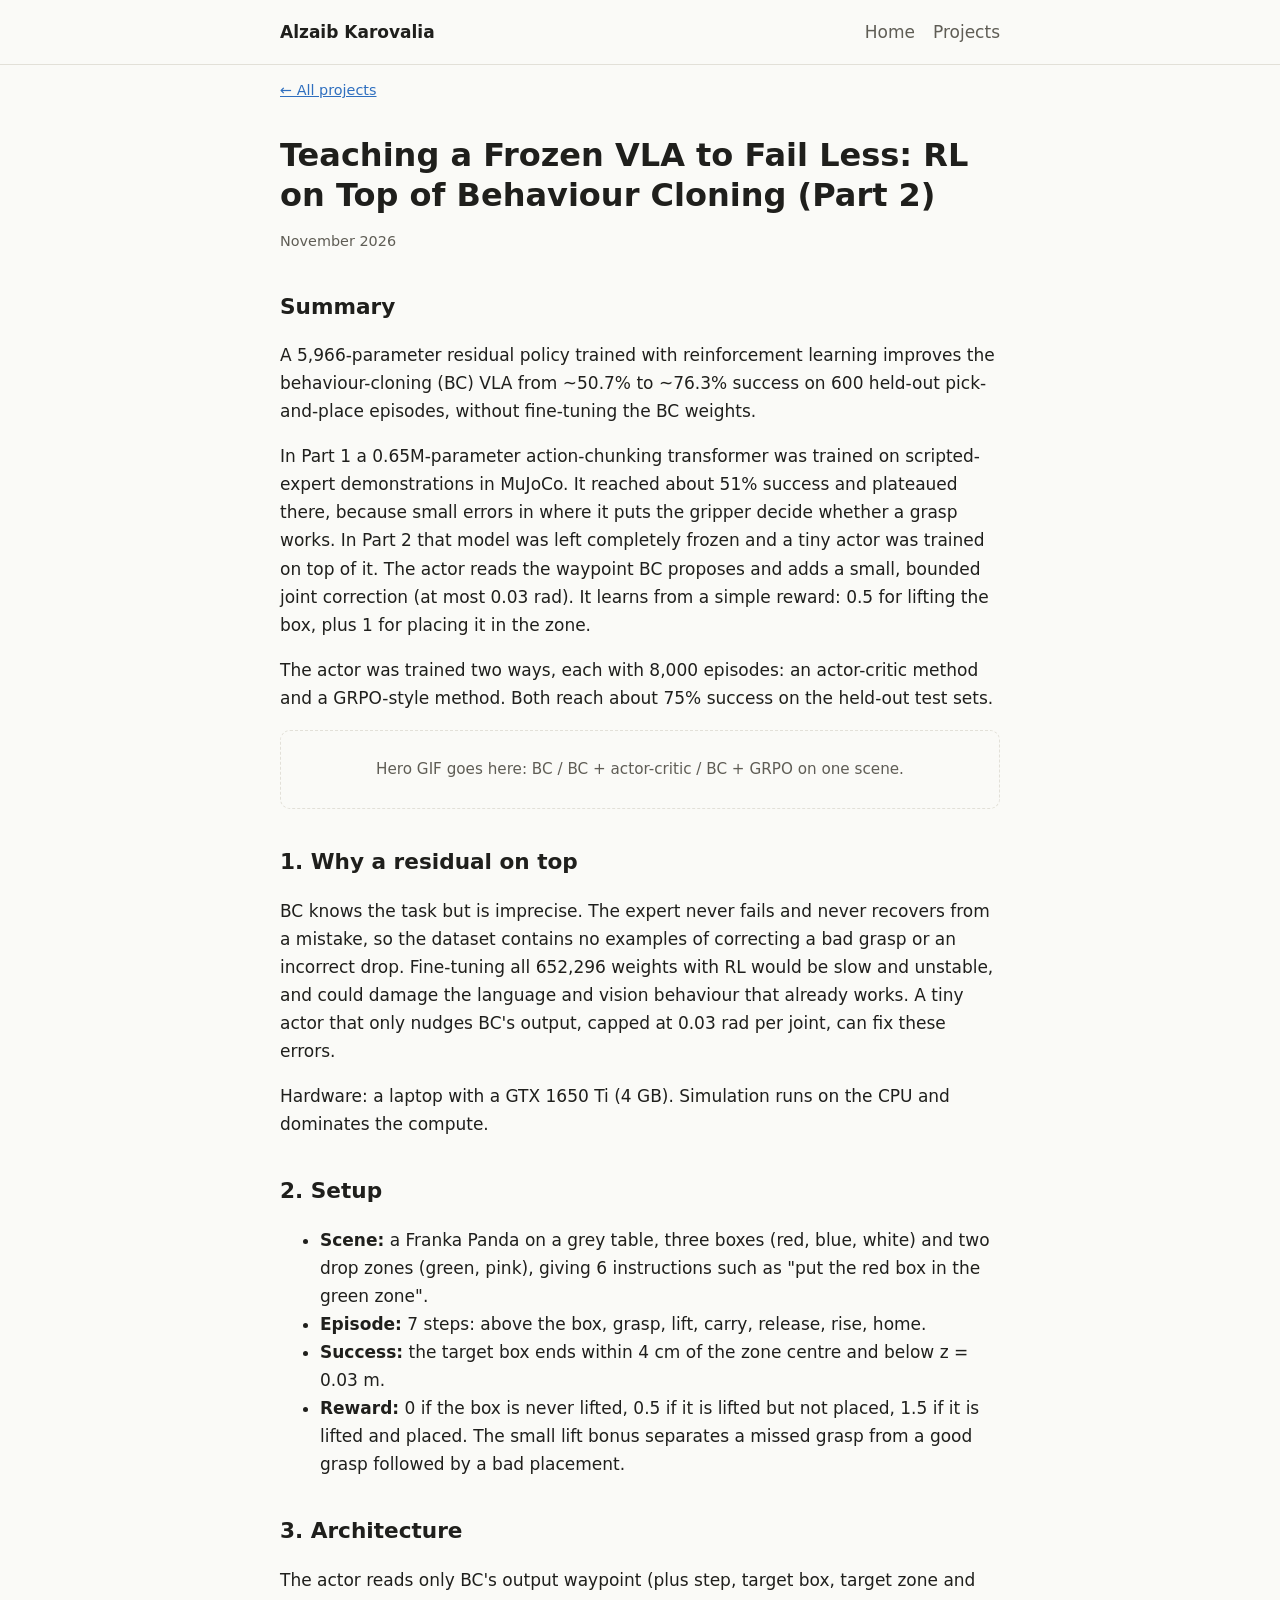
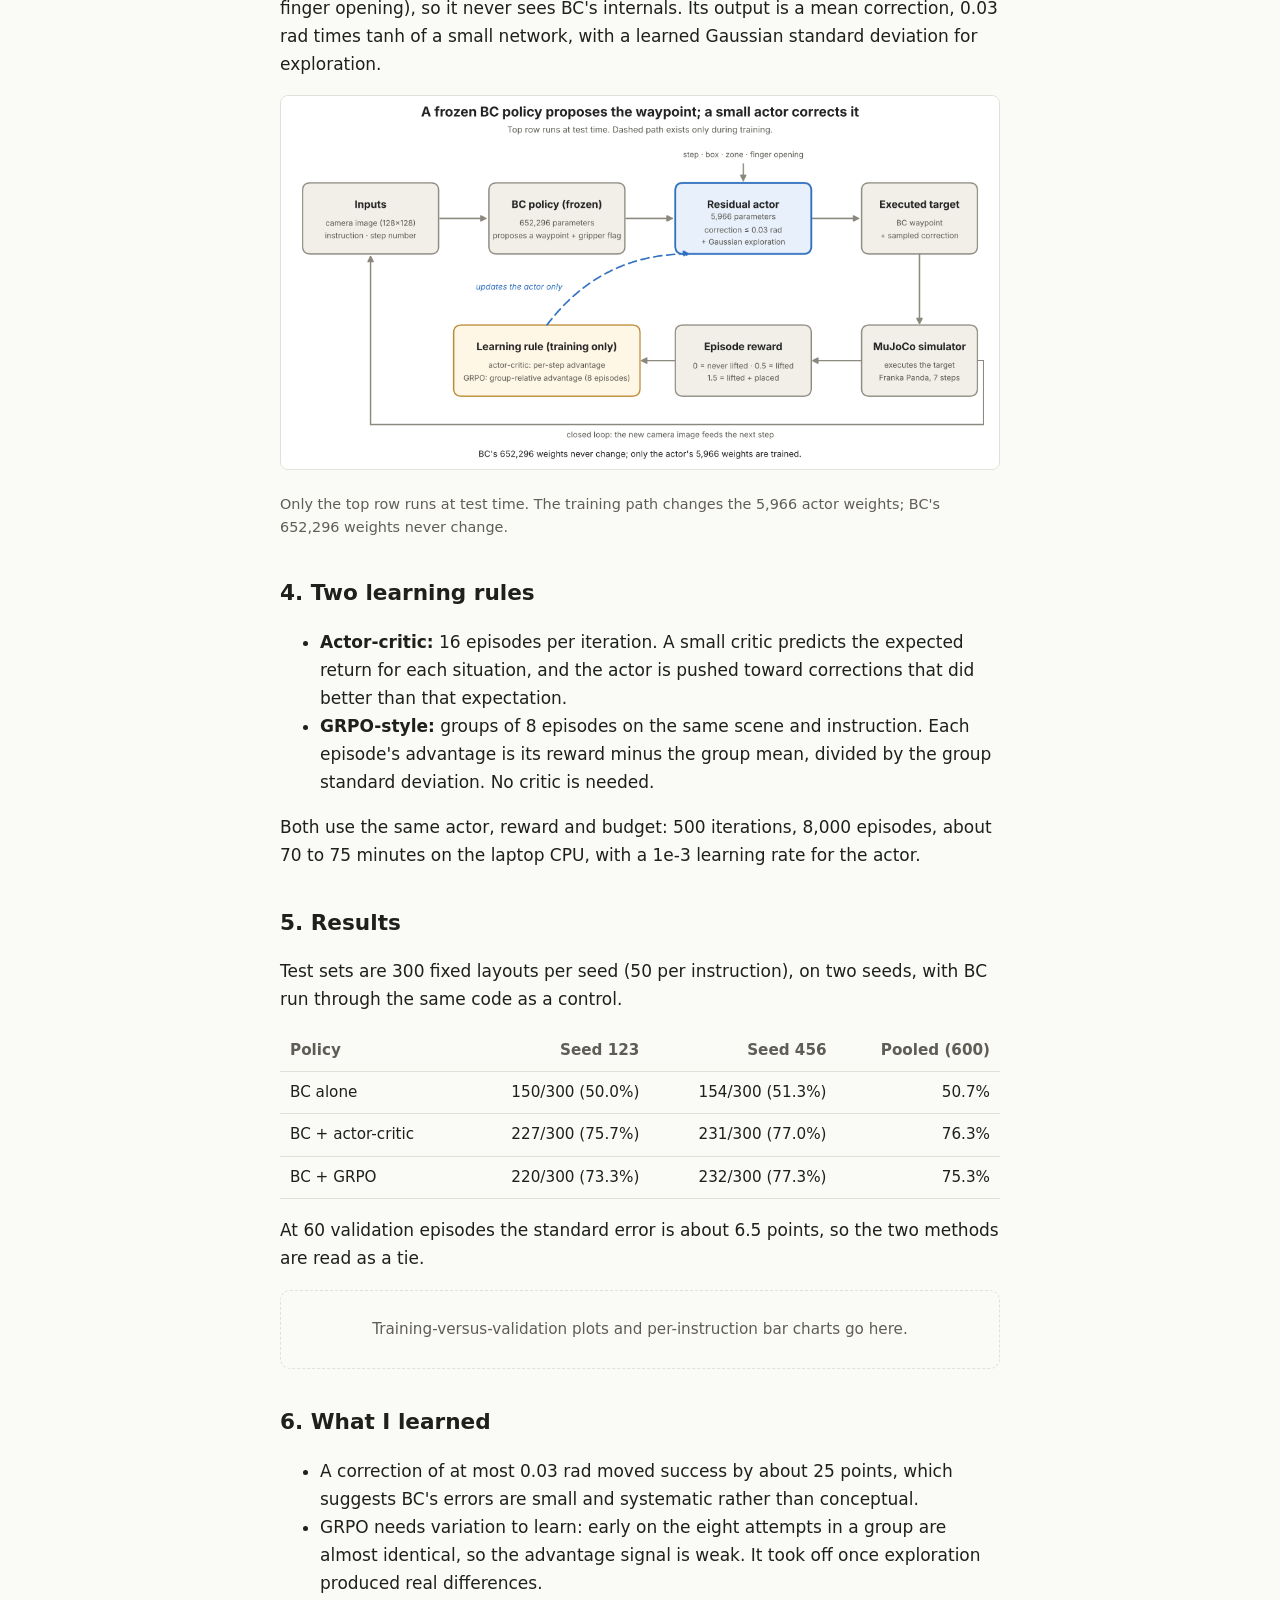
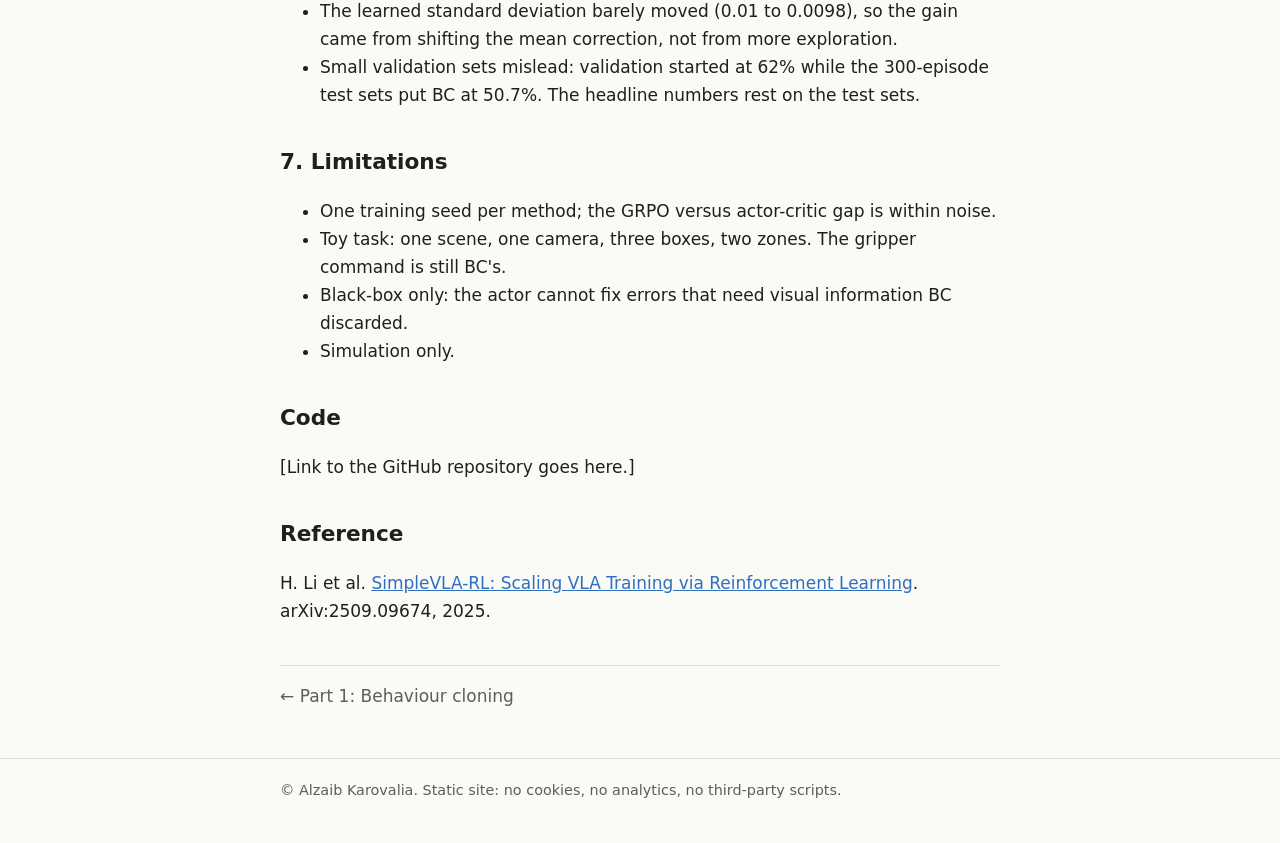
<file: projects/part2-rl-on-bc/index.html>
<!DOCTYPE html>
<html lang="en"><head><meta charset="utf-8">
<meta name="viewport" content="width=device-width,initial-scale=1">
<meta http-equiv="Content-Security-Policy" content="default-src 'none'; img-src 'self'; style-src 'self'; base-uri 'none'; form-action 'none'">
<meta name="referrer" content="no-referrer">
<title>Teaching a Frozen VLA to Fail Less (Part 2) | Alzaib Karovalia</title>
<link rel="stylesheet" href="../../style.css"></head>
<body>
<header class="site"><div class="wrap"><a class="brand" href="../../index.html">Alzaib Karovalia</a>
<nav><a href="../../index.html">Home</a><a href="../../index.html#projects">Projects</a></nav></div></header>
<main class="wrap">
<p class="meta"><a href="../../index.html#projects">&larr; All projects</a></p>
<h1>Teaching a Frozen VLA to Fail Less: RL on Top of Behaviour Cloning (Part 2)</h1>
<p class="meta">November 2026</p>

<h2>Summary</h2>
<p>A 5,966-parameter residual policy trained with reinforcement learning improves the behaviour-cloning (BC) VLA from ~50.7% to ~76.3% success on 600 held-out pick-and-place episodes, without fine-tuning the BC weights.</p>
<p>In Part 1 a 0.65M-parameter action-chunking transformer was trained on scripted-expert demonstrations in MuJoCo. It reached about 51% success and plateaued there, because small errors in where it puts the gripper decide whether a grasp works. In Part 2 that model was left completely frozen and a tiny actor was trained on top of it. The actor reads the waypoint BC proposes and adds a small, bounded joint correction (at most 0.03 rad). It learns from a simple reward: 0.5 for lifting the box, plus 1 for placing it in the zone.</p>
<p>The actor was trained two ways, each with 8,000 episodes: an actor-critic method and a GRPO-style method. Both reach about 75% success on the held-out test sets.</p>

<div class="placeholder">Hero GIF goes here: BC / BC + actor-critic / BC + GRPO on one scene.</div>

<h2>1. Why a residual on top</h2>
<p>BC knows the task but is imprecise. The expert never fails and never recovers from a mistake, so the dataset contains no examples of correcting a bad grasp or an incorrect drop. Fine-tuning all 652,296 weights with RL would be slow and unstable, and could damage the language and vision behaviour that already works. A tiny actor that only nudges BC's output, capped at 0.03 rad per joint, can fix these errors.</p>
<p>Hardware: a laptop with a GTX 1650 Ti (4 GB). Simulation runs on the CPU and dominates the compute.</p>

<h2>2. Setup</h2>
<ul>
<li><b>Scene:</b> a Franka Panda on a grey table, three boxes (red, blue, white) and two drop zones (green, pink), giving 6 instructions such as "put the red box in the green zone".</li>
<li><b>Episode:</b> 7 steps: above the box, grasp, lift, carry, release, rise, home.</li>
<li><b>Success:</b> the target box ends within 4 cm of the zone centre and below z = 0.03 m.</li>
<li><b>Reward:</b> 0 if the box is never lifted, 0.5 if it is lifted but not placed, 1.5 if it is lifted and placed. The small lift bonus separates a missed grasp from a good grasp followed by a bad placement.</li>
</ul>

<h2>3. Architecture</h2>
<p>The actor reads only BC's output waypoint (plus step, target box, target zone and finger opening), so it never sees BC's internals. Its output is a mean correction, 0.03 rad times tanh of a small network, with a learned Gaussian standard deviation for exploration.</p>
<img src="../../assets/part2/architecture_bc_rl.png" alt="Architecture: frozen BC policy proposes a waypoint, the residual actor adds a bounded correction, the simulator returns a reward, and the learning rule updates only the actor." width="1100">
<p class="meta">Only the top row runs at test time. The training path changes the 5,966 actor weights; BC's 652,296 weights never change.</p>

<h2>4. Two learning rules</h2>
<ul>
<li><b>Actor-critic:</b> 16 episodes per iteration. A small critic predicts the expected return for each situation, and the actor is pushed toward corrections that did better than that expectation.</li>
<li><b>GRPO-style:</b> groups of 8 episodes on the same scene and instruction. Each episode's advantage is its reward minus the group mean, divided by the group standard deviation. No critic is needed.</li>
</ul>
<p>Both use the same actor, reward and budget: 500 iterations, 8,000 episodes, about 70 to 75 minutes on the laptop CPU, with a 1e-3 learning rate for the actor.</p>

<h2>5. Results</h2>
<p>Test sets are 300 fixed layouts per seed (50 per instruction), on two seeds, with BC run through the same code as a control.</p>
<table>
<tr><th>Policy</th><th class="num">Seed 123</th><th class="num">Seed 456</th><th class="num">Pooled (600)</th></tr>
<tr><td>BC alone</td><td class="num">150/300 (50.0%)</td><td class="num">154/300 (51.3%)</td><td class="num">50.7%</td></tr>
<tr><td>BC + actor-critic</td><td class="num">227/300 (75.7%)</td><td class="num">231/300 (77.0%)</td><td class="num">76.3%</td></tr>
<tr><td>BC + GRPO</td><td class="num">220/300 (73.3%)</td><td class="num">232/300 (77.3%)</td><td class="num">75.3%</td></tr>
</table>
<p>At 60 validation episodes the standard error is about 6.5 points, so the two methods are read as a tie.</p>
<div class="placeholder">Training-versus-validation plots and per-instruction bar charts go here.</div>

<h2>6. What I learned</h2>
<ul>
<li>A correction of at most 0.03 rad moved success by about 25 points, which suggests BC's errors are small and systematic rather than conceptual.</li>
<li>GRPO needs variation to learn: early on the eight attempts in a group are almost identical, so the advantage signal is weak. It took off once exploration produced real differences.</li>
<li>The learned standard deviation barely moved (0.01 to 0.0098), so the gain came from shifting the mean correction, not from more exploration.</li>
<li>Small validation sets mislead: validation started at 62% while the 300-episode test sets put BC at 50.7%. The headline numbers rest on the test sets.</li>
</ul>

<h2>7. Limitations</h2>
<ul>
<li>One training seed per method; the GRPO versus actor-critic gap is within noise.</li>
<li>Toy task: one scene, one camera, three boxes, two zones. The gripper command is still BC's.</li>
<li>Black-box only: the actor cannot fix errors that need visual information BC discarded.</li>
<li>Simulation only.</li>
</ul>

<h2>Code</h2>
<p>[Link to the GitHub repository goes here.]</p>

<h2>Reference</h2>
<p>H. Li et al. <a href="https://arxiv.org/abs/2509.09674" rel="noopener noreferrer">SimpleVLA-RL: Scaling VLA Training via Reinforcement Learning</a>. arXiv:2509.09674, 2025.</p>
<nav class="pager"><a href="../part1-behaviour-cloning/index.html">&larr; Part 1: Behaviour cloning</a></nav>
</main>
<footer><div class="wrap">&copy; Alzaib Karovalia. Static site: no cookies, no analytics, no third-party scripts.</div></footer>
</body></html>
</file>
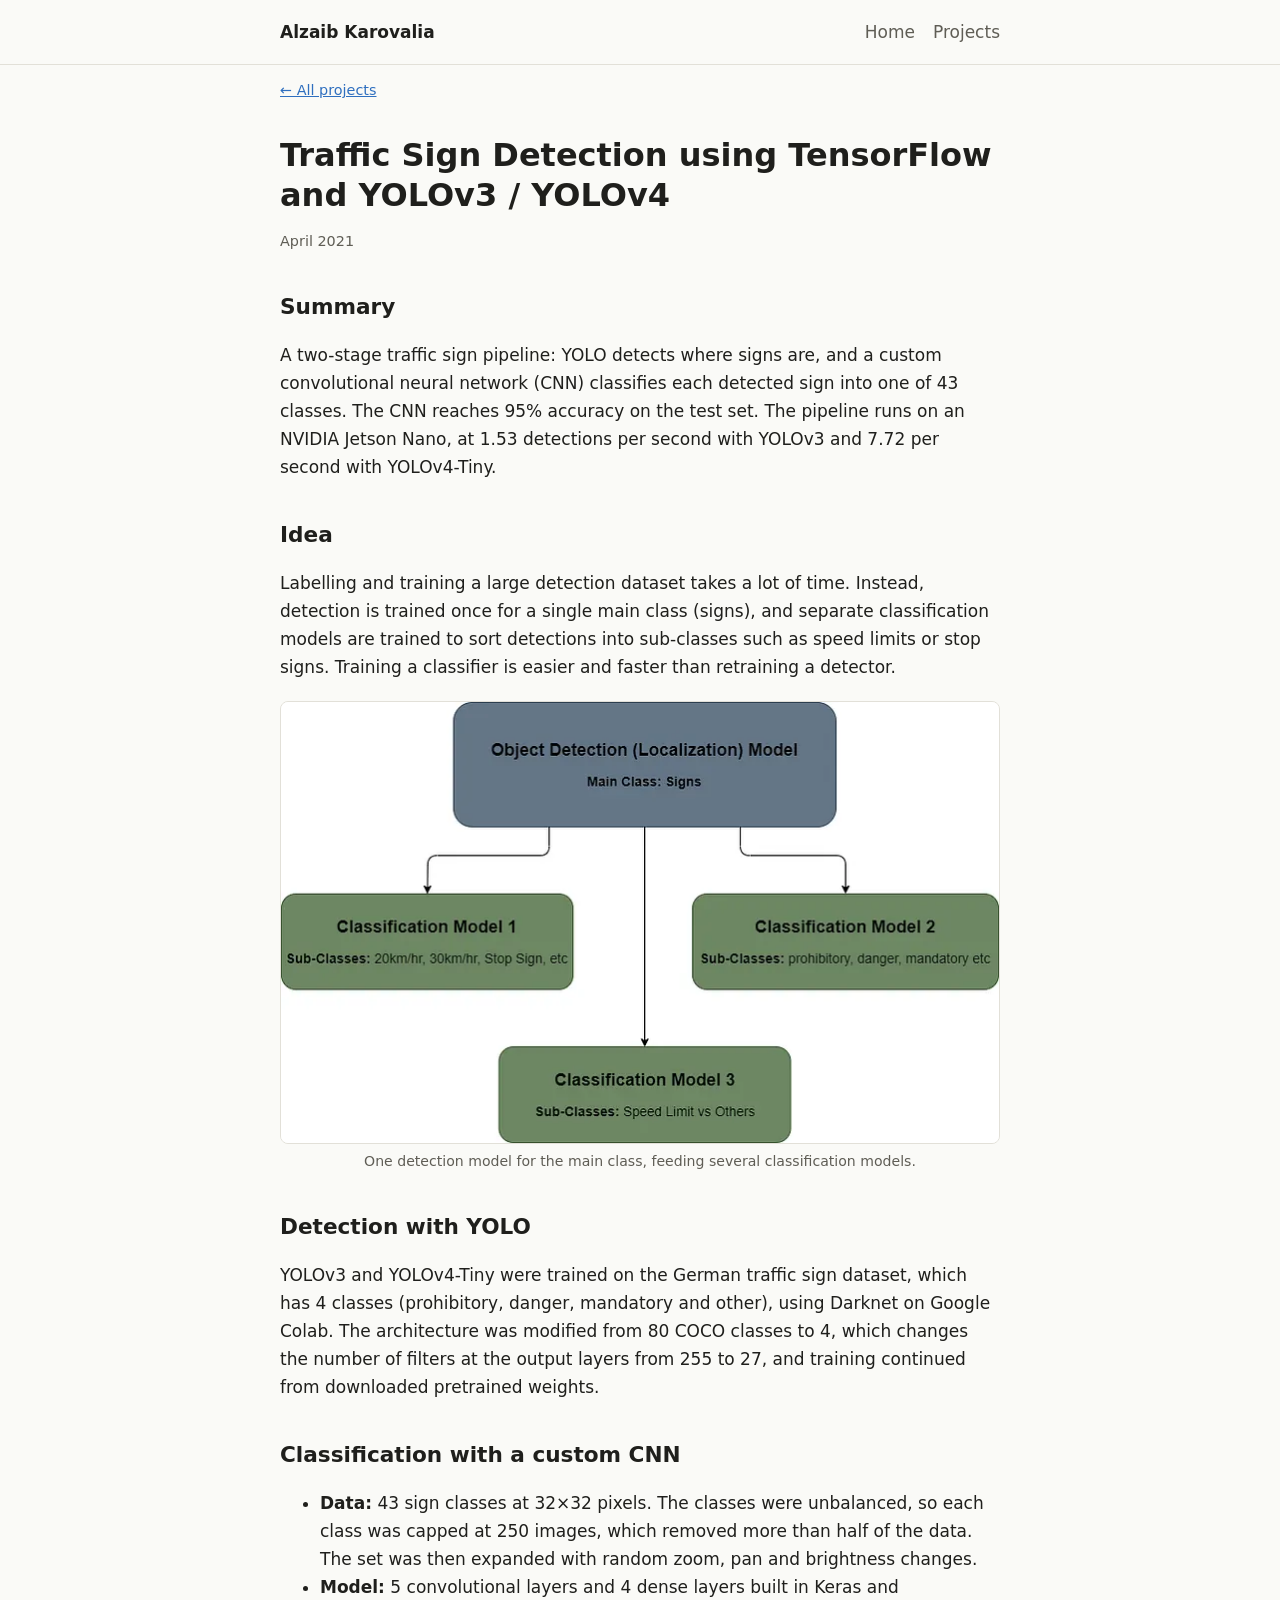
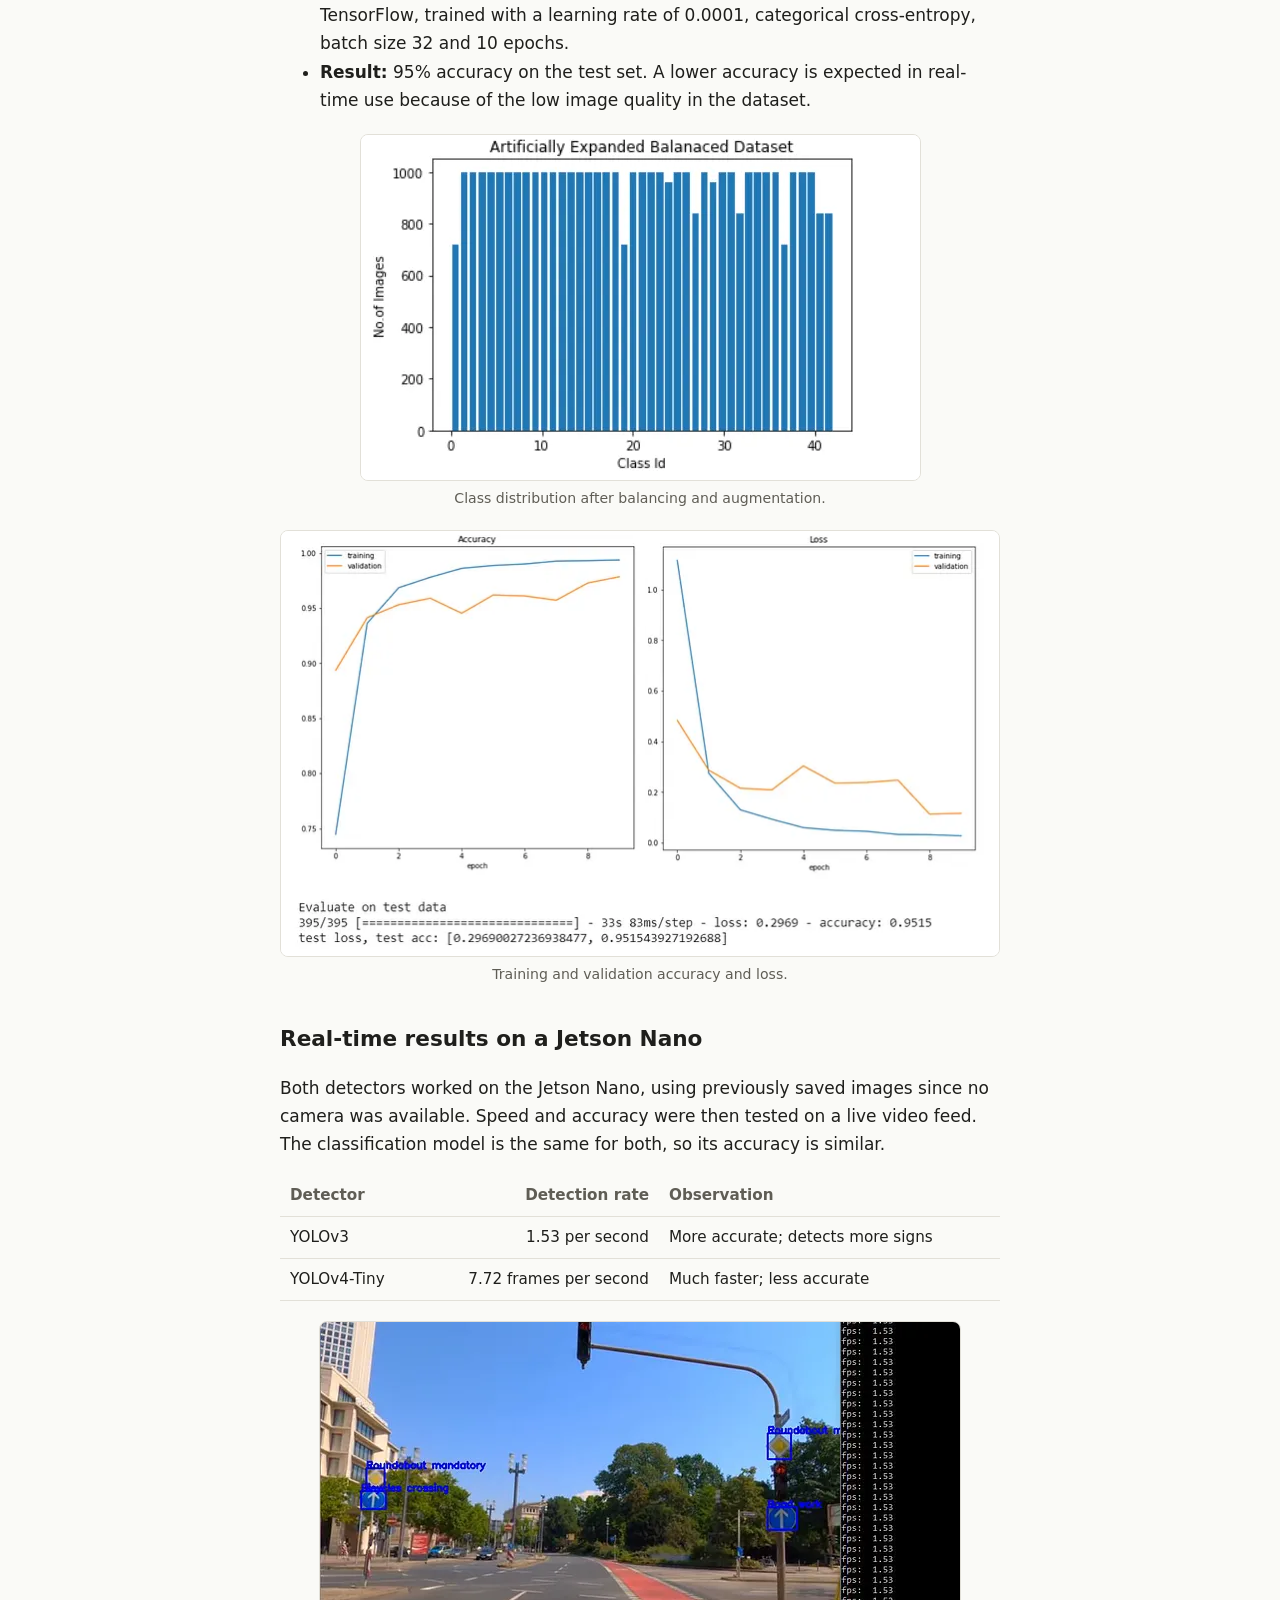
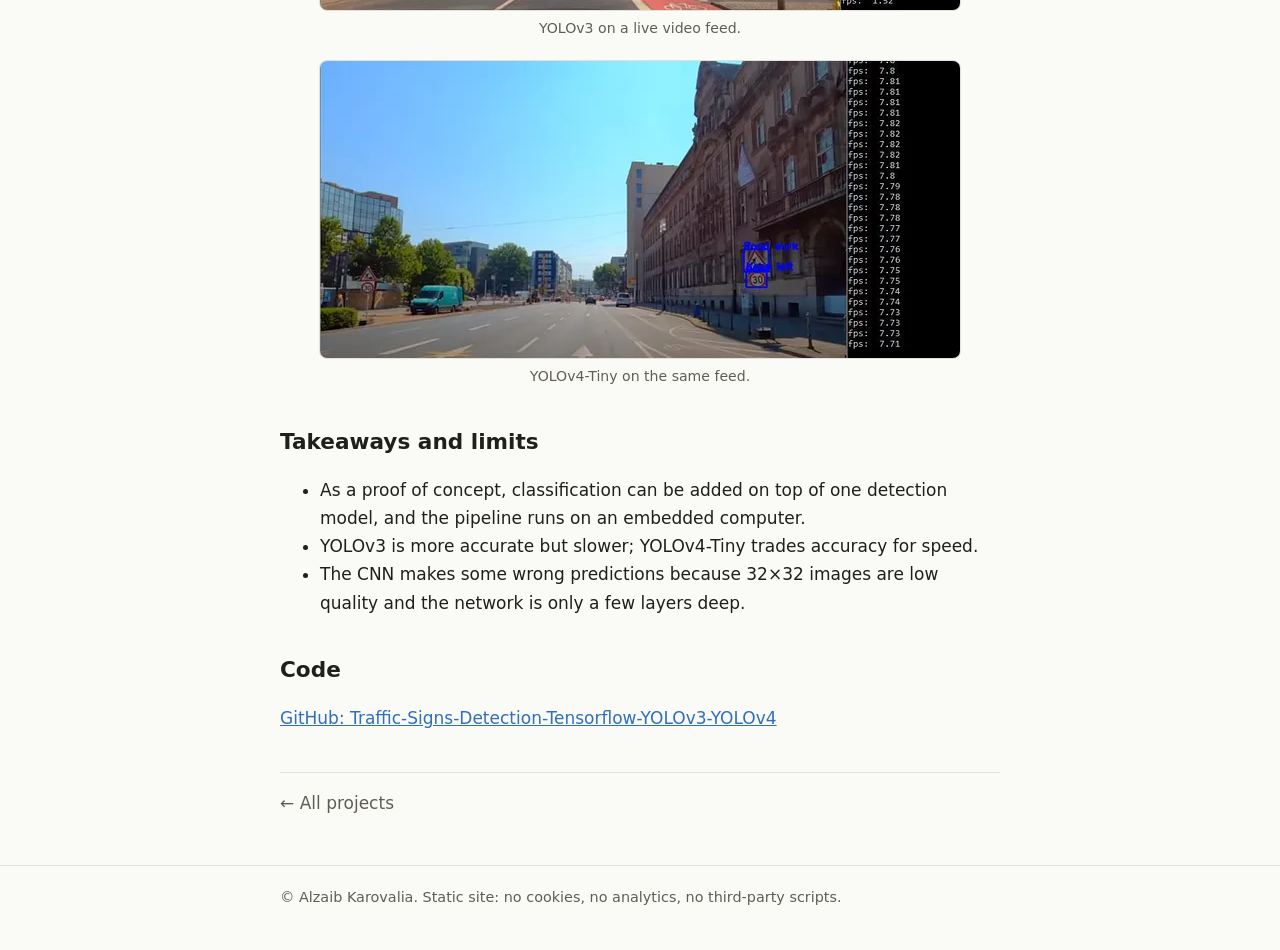
<file: projects/traffic-sign-detection/index.html>
<!DOCTYPE html>
<html lang="en"><head><meta charset="utf-8">
<meta name="viewport" content="width=device-width,initial-scale=1">
<meta http-equiv="Content-Security-Policy" content="default-src 'none'; img-src 'self'; style-src 'self'; base-uri 'none'; form-action 'none'">
<meta name="referrer" content="no-referrer">
<title>Traffic sign detection with YOLO and a custom CNN | Alzaib Karovalia</title>
<link rel="stylesheet" href="../../style.css"></head>
<body>
<header class="site"><div class="wrap"><a class="brand" href="../../index.html">Alzaib Karovalia</a>
<nav><a href="../../index.html">Home</a><a href="../../index.html#projects">Projects</a></nav></div></header>
<main class="wrap">
<p class="meta"><a href="../../index.html#projects">&larr; All projects</a></p>
<h1>Traffic Sign Detection using TensorFlow and YOLOv3 / YOLOv4</h1>
<p class="meta">April 2021</p>
<h2>Summary</h2>
<p>A two-stage traffic sign pipeline: YOLO detects where signs are, and a custom convolutional neural network (CNN) classifies each detected sign into one of 43 classes. The CNN reaches 95% accuracy on the test set. The pipeline runs on an NVIDIA Jetson Nano, at 1.53 detections per second with YOLOv3 and 7.72 per second with YOLOv4-Tiny.</p>
<h2>Idea</h2>
<p>Labelling and training a large detection dataset takes a lot of time. Instead, detection is trained once for a single main class (signs), and separate classification models are trained to sort detections into sub-classes such as speed limits or stop signs. Training a classifier is easier and faster than retraining a detector.</p>
<figure><img src="../../assets/traffic-sign-detection/overview.png" alt="Project overview: one detection model feeding several classification models"><figcaption>One detection model for the main class, feeding several classification models.</figcaption></figure>
<h2>Detection with YOLO</h2>
<p>YOLOv3 and YOLOv4-Tiny were trained on the German traffic sign dataset, which has 4 classes (prohibitory, danger, mandatory and other), using Darknet on Google Colab. The architecture was modified from 80 COCO classes to 4, which changes the number of filters at the output layers from 255 to 27, and training continued from downloaded pretrained weights.</p>
<h2>Classification with a custom CNN</h2>
<ul>
<li><b>Data:</b> 43 sign classes at 32×32 pixels. The classes were unbalanced, so each class was capped at 250 images, which removed more than half of the data. The set was then expanded with random zoom, pan and brightness changes.</li>
<li><b>Model:</b> 5 convolutional layers and 4 dense layers built in Keras and TensorFlow, trained with a learning rate of 0.0001, categorical cross-entropy, batch size 32 and 10 epochs.</li>
<li><b>Result:</b> 95% accuracy on the test set. A lower accuracy is expected in real-time use because of the low image quality in the dataset.</li>
</ul>
<figure><img src="../../assets/traffic-sign-detection/balanced-expanded.png" alt="Class distribution after balancing and augmentation"><figcaption>Class distribution after balancing and augmentation.</figcaption></figure>
<figure><img src="../../assets/traffic-sign-detection/cnn-training.png" alt="Training and validation accuracy and loss"><figcaption>Training and validation accuracy and loss.</figcaption></figure>
<h2>Real-time results on a Jetson Nano</h2>
<p>Both detectors worked on the Jetson Nano, using previously saved images since no camera was available. Speed and accuracy were then tested on a live video feed. The classification model is the same for both, so its accuracy is similar.</p>
<table>
<tr><th>Detector</th><th class="num">Detection rate</th><th>Observation</th></tr>
<tr><td>YOLOv3</td><td class="num">1.53 per second</td><td>More accurate; detects more signs</td></tr>
<tr><td>YOLOv4-Tiny</td><td class="num">7.72 frames per second</td><td>Much faster; less accurate</td></tr>
</table>
<figure><img src="../../assets/traffic-sign-detection/yolov3-live.png" alt="YOLOv3 detections on a live video feed"><figcaption>YOLOv3 on a live video feed.</figcaption></figure>
<figure><img src="../../assets/traffic-sign-detection/yolov4tiny-live.png" alt="YOLOv4-Tiny detections on a live video feed"><figcaption>YOLOv4-Tiny on the same feed.</figcaption></figure>
<h2>Takeaways and limits</h2>
<ul>
<li>As a proof of concept, classification can be added on top of one detection model, and the pipeline runs on an embedded computer.</li>
<li>YOLOv3 is more accurate but slower; YOLOv4-Tiny trades accuracy for speed.</li>
<li>The CNN makes some wrong predictions because 32×32 images are low quality and the network is only a few layers deep.</li>
</ul>
<h2>Code</h2>
<p class="links"><a href="https://github.com/Alzaib/Traffic-Signs-Detection-Tensorflow-YOLOv3-YOLOv4" rel="noopener noreferrer">GitHub: Traffic-Signs-Detection-Tensorflow-YOLOv3-YOLOv4</a></p>
<nav class="pager"><a href="../../index.html#projects">&larr; All projects</a></nav>
</main>
<footer><div class="wrap">&copy; Alzaib Karovalia. Static site: no cookies, no analytics, no third-party scripts.</div></footer>
</body></html>
</file>
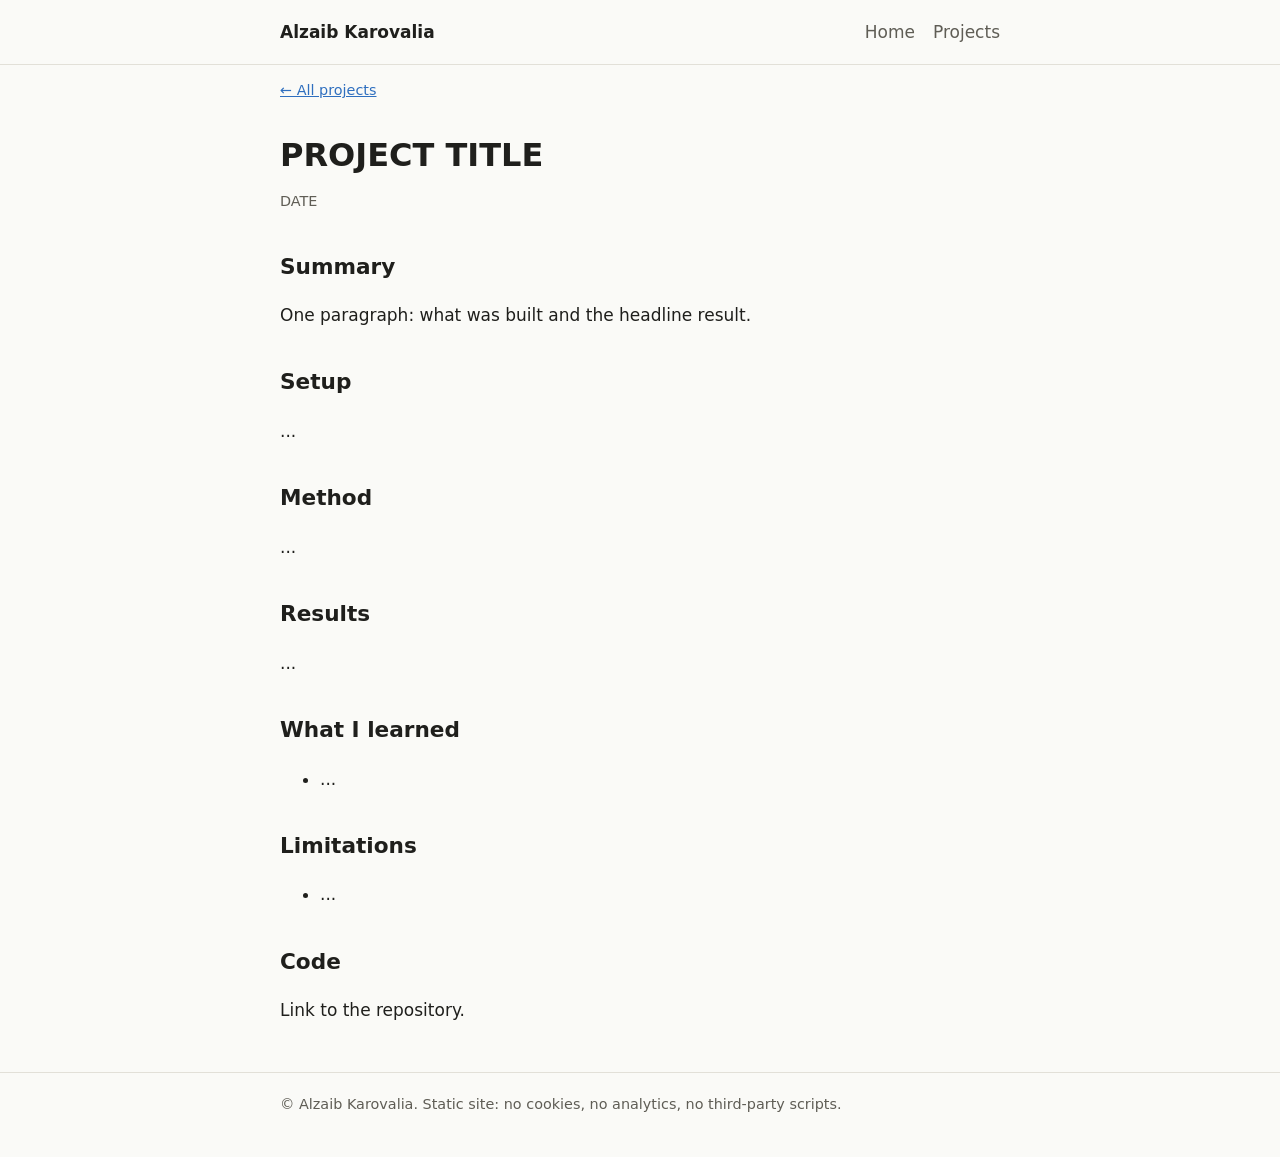
<file: _template/project.html>
<!DOCTYPE html>
<html lang="en"><head><meta charset="utf-8">
<meta name="viewport" content="width=device-width,initial-scale=1">
<meta http-equiv="Content-Security-Policy" content="default-src 'none'; img-src 'self'; style-src 'self'; base-uri 'none'; form-action 'none'">
<meta name="referrer" content="no-referrer">
<title>PROJECT TITLE | Alzaib</title>
<link rel="stylesheet" href="../../style.css"></head>
<body>
<header class="site"><div class="wrap"><a class="brand" href="../../index.html">Alzaib Karovalia</a>
<nav><a href="../../index.html">Home</a><a href="../../index.html#projects">Projects</a></nav></div></header>
<main class="wrap">
<p class="meta"><a href="../../index.html#projects">&larr; All projects</a></p>
<h1>PROJECT TITLE</h1>
<p class="meta">DATE</p>
<h2>Summary</h2>
<p>One paragraph: what was built and the headline result.</p>
<h2>Setup</h2><p>...</p>
<h2>Method</h2><p>...</p>
<h2>Results</h2><p>...</p>
<h2>What I learned</h2><ul><li>...</li></ul>
<h2>Limitations</h2><ul><li>...</li></ul>
<h2>Code</h2><p>Link to the repository.</p>
<!-- Images: put files in assets/<project>/ and use <img src="../../assets/<project>/name.png" alt="describe the image" width="1100"> -->
</main>
<footer><div class="wrap">&copy; Alzaib Karovalia. Static site: no cookies, no analytics, no third-party scripts.</div></footer>
</body></html>
</file>
<file: style.css>
:root{--bg:#fafaf7;--fg:#1f1f1c;--muted:#5f5d55;--line:#e2e0d8;--accent:#2f6fbf;--card:#fff}
@media (prefers-color-scheme:dark){:root{--bg:#161614;--fg:#ecebe6;--muted:#a3a198;--line:#2c2b27;--accent:#7db0f0;--card:#1e1e1b}}
*{box-sizing:border-box}
body{margin:0;background:var(--bg);color:var(--fg);font:17px/1.65 system-ui,-apple-system,"Segoe UI",Roboto,sans-serif}
.wrap{max-width:760px;margin:0 auto;padding:0 20px}
header.site{border-bottom:1px solid var(--line);padding:18px 0}
header.site .wrap{display:flex;justify-content:space-between;align-items:center}
header.site a.brand{font-weight:700;color:var(--fg);text-decoration:none}
nav a{margin-left:18px;color:var(--muted);text-decoration:none}
nav a:hover{color:var(--accent)}
h1{font-size:2rem;line-height:1.25;margin:2rem 0 .4rem}
h2{font-size:1.35rem;margin:2.2rem 0 .5rem}
h3{font-size:1.05rem;margin:1.4rem 0 .3rem}
p.lead{font-size:1.15rem;color:var(--muted);margin-top:0}
a{color:var(--accent)}
.meta{color:var(--muted);font-size:.9rem}
.card{background:var(--card);border:1px solid var(--line);border-radius:12px;padding:18px 20px;margin:16px 0}
.card h3{margin:0 0 .3rem}
.card p{margin:.3rem 0}
.placeholder{border:1.5px dashed var(--line);border-radius:10px;padding:26px 18px;text-align:center;color:var(--muted);margin:18px 0;font-size:.95rem}
img{max-width:100%;height:auto;border-radius:8px;border:1px solid var(--line);background:#fff}
table{border-collapse:collapse;width:100%;margin:14px 0;font-size:.95rem}
th,td{border-bottom:1px solid var(--line);padding:8px 10px;text-align:left}
th{color:var(--muted);font-weight:600}
td.num,th.num{text-align:right;font-variant-numeric:tabular-nums}
code{background:var(--card);border:1px solid var(--line);border-radius:5px;padding:1px 5px;font-size:.9em}
footer{border-top:1px solid var(--line);margin-top:3rem;padding:20px 0 40px;color:var(--muted);font-size:.9rem}
nav.pager{margin:2.5rem 0 0;padding-top:16px;border-top:1px solid var(--line)}
nav.pager a{margin:0;text-decoration:none}
.card h3 a{text-decoration:none}
figure{margin:20px 0}
figure img{display:block;margin:0 auto}
figcaption{color:var(--muted);font-size:.88rem;text-align:center;margin-top:6px}
.tags{color:var(--muted);font-size:.88rem}
.links a{margin-right:14px}
p.eq{text-align:center;font-family:"Cambria Math","STIX Two Math",Georgia,serif;font-size:1.1rem;margin:16px 0;line-height:1.9}
.placeholder a{color:var(--accent)}
ol.refs{font-size:.9rem;color:var(--muted)}
ol.refs li{margin-bottom:6px;word-break:break-word}
</file>
